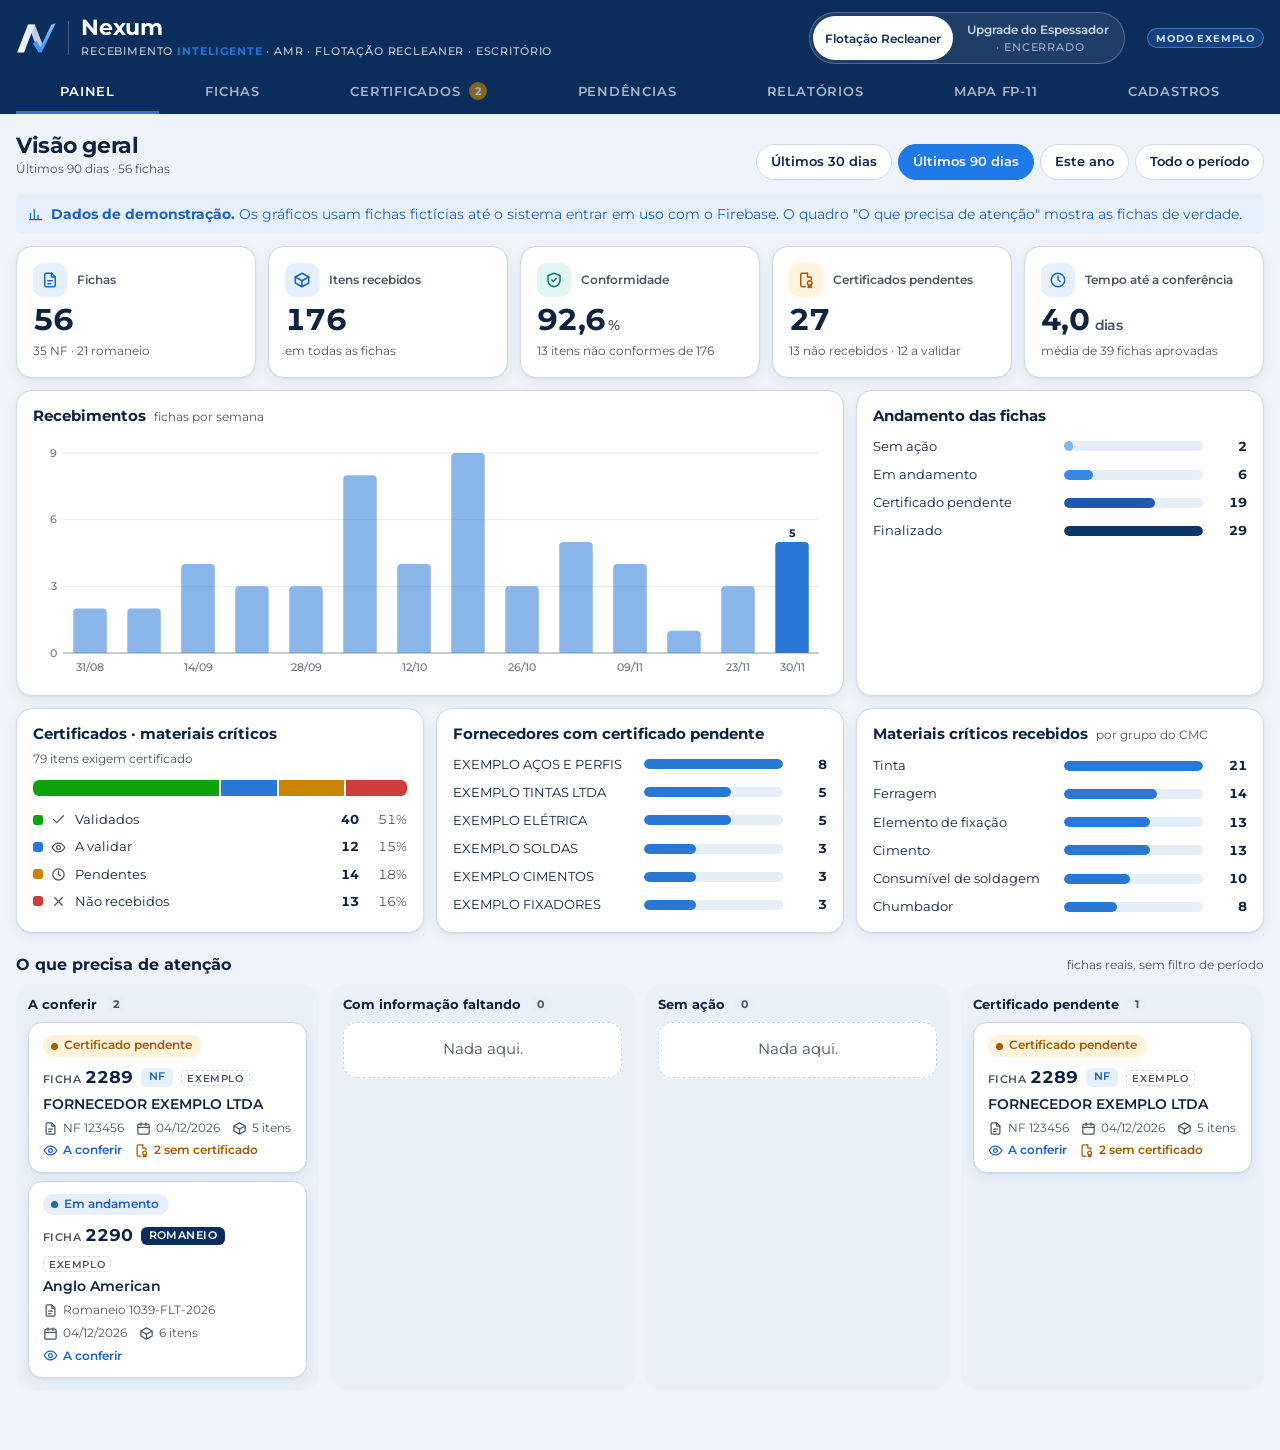
<file: recebimento/index.html>
<!doctype html>
<html lang="pt-BR">
<head>
<meta charset="utf-8">
<meta name="viewport" content="width=device-width,initial-scale=1,viewport-fit=cover">
<meta name="theme-color" content="#0b2d5b">
<title>Nexum Escritório</title>
<link rel="icon" href="assets/favicon.png">
<link rel="stylesheet" href="https://fonts.googleapis.com/css2?family=Montserrat:wght@400;500;600;700;800&family=IBM+Plex+Mono:wght@500&display=swap">
<link rel="stylesheet" href="assets/base.css">
<style>
/* Painel do escritório: abas no cabeçalho; indicadores por status; fichas em cartões; mapa FP-11 em tabela rolável; cadastros em colunas */
html{padding-top:env(safe-area-inset-top,0px)}
.wrap{max-width:1560px}
.tabs{max-width:none}
main{padding-block:18px 60px}
.kpis{display:grid;grid-template-columns:repeat(5,1fr);gap:10px}
@media (max-width:760px){.kpis{grid-template-columns:repeat(2,1fr)}.kpis .k:first-child{grid-column:1/-1}}
.k{background:var(--surface);border:1px solid var(--line);border-radius:14px;padding:12px 14px;cursor:pointer;text-align:left;font:inherit;color:inherit;display:grid;gap:2px;border-top:4px solid var(--line)}
.k b{font-family:var(--f-display);font-weight:700;font-size:2rem;line-height:1;font-variant-numeric:tabular-nums}
.k span{font-size:.72rem;text-transform:uppercase;letter-spacing:.07em;color:var(--muted);font-weight:600}
.k em{font-style:normal;font-size:.76rem;color:var(--muted)}
.k.sem_acao{border-top-color:var(--idle)} .k.em_andamento{border-top-color:var(--wait)} .k.cert_pendente{border-top-color:var(--warn)} .k.finalizado{border-top-color:var(--ok)}
.k.sem_acao b{color:var(--idle)} .k.em_andamento b{color:var(--wait)} .k.cert_pendente b{color:var(--warn)} .k.finalizado b{color:var(--ok)}
.flow{display:flex;gap:6px;align-items:center;flex-wrap:wrap;font-size:.8rem;color:var(--muted);margin-top:10px}
.flow i{font-style:normal;opacity:.5}
.cols{display:grid;grid-template-columns:repeat(4,minmax(0,1fr));gap:12px}
@media (max-width:1100px){.cols{grid-template-columns:repeat(2,minmax(0,1fr))}}
@media (max-width:860px){.cols{grid-template-columns:1fr}}
.col h3{margin:0 0 8px;font:600 .78rem var(--f-body);text-transform:uppercase;letter-spacing:.07em;color:var(--muted);display:flex;gap:6px;align-items:center}
.list{display:grid;gap:8px}
.card{display:grid;gap:5px;background:var(--surface);border:1px solid var(--line);border-left:5px solid var(--wait);border-radius:6px;padding:11px 13px;text-align:left;font:inherit;color:inherit;width:100%;cursor:pointer}
.card.sem_acao{border-left-color:var(--idle)} .card.cert_pendente{border-left-color:var(--warn)} .card.finalizado{border-left-color:var(--ok)}
.card .top{display:flex;gap:8px;align-items:center;flex-wrap:wrap}
.card .num{font-family:var(--f-display);font-weight:700;font-size:1.25rem}
.card .meta{font-size:.82rem;color:var(--muted);overflow-wrap:anywhere}
.filters{display:flex;flex-wrap:wrap;gap:8px;margin-bottom:10px}
.filters input{flex:1 1 240px;min-width:0}
.filters select{width:auto;flex:0 1 auto}
.chips{display:flex;gap:6px;flex-wrap:wrap;margin-bottom:12px}
.chip{border:1px solid var(--line);background:var(--surface);color:var(--muted);border-radius:999px;padding:5px 11px;font:500 .8rem var(--f-body);cursor:pointer}
.chip[aria-pressed="true"]{background:var(--ink);border-color:var(--ink);color:var(--bg)}
.grid-cards{display:grid;grid-template-columns:repeat(auto-fill,minmax(290px,1fr));gap:8px}
/* mapa */
.tbl-wrap{overflow-x:auto;background:var(--surface);border:1px solid var(--line);border-radius:8px}
table.mapa{border-collapse:collapse;font-size:.78rem;min-width:1300px;width:100%}
table.mapa th{position:sticky;top:0;background:var(--head);color:var(--head-ink);font-weight:600;text-transform:uppercase;letter-spacing:.04em;font-size:.68rem;padding:8px 8px;text-align:left;white-space:nowrap}
table.mapa td{padding:7px 8px;border-top:1px solid var(--line);vertical-align:top;font-variant-numeric:tabular-nums}
table.mapa td.d{min-width:260px}
table.mapa tr:hover td{background:var(--surface-2)}
.mapa-head{display:flex;gap:8px;align-items:center;flex-wrap:wrap;margin-bottom:10px}
.mapa-head .grow{font-size:.85rem;color:var(--muted)}
/* folha de detalhe */
.sheet-bg{position:fixed;inset:0;background:rgba(10,16,20,.55);z-index:30;display:flex;justify-content:center;align-items:flex-end}
.sheet{background:var(--bg);width:100%;max-width:980px;max-height:94%;overflow:auto;border-radius:12px 12px 0 0;padding-bottom:calc(20px + env(safe-area-inset-bottom,0px))}
@media (min-width:760px){.sheet-bg{align-items:center}.sheet{border-radius:12px;max-height:92%}}
.sheet-head{position:sticky;top:0;z-index:2;background:var(--head);color:var(--head-ink);display:flex;align-items:center;gap:10px;padding:12px 16px}
.sheet-head h3{margin:0;font-family:var(--f-display);font-size:1.35rem;text-transform:uppercase;letter-spacing:.03em}
.sheet-body{padding:14px 16px;display:grid;gap:14px}
.box{background:var(--surface);border:1px solid var(--line);border-radius:8px;padding:14px;display:grid;gap:12px}
.box h4{margin:0;font-family:var(--f-display);font-size:1.05rem;text-transform:uppercase;letter-spacing:.05em}
.g4{display:grid;grid-template-columns:repeat(4,minmax(0,1fr));gap:10px}
@media (max-width:700px){.g4{grid-template-columns:repeat(2,minmax(0,1fr))}}
.it-wrap{overflow-x:auto}
table.its{border-collapse:collapse;width:100%;min-width:1180px;font-size:.82rem}
table.its th{font-size:.66rem;text-transform:uppercase;letter-spacing:.05em;color:var(--muted);text-align:left;padding:4px 4px;font-weight:600}
table.its td{padding:3px 3px;vertical-align:top}
table.its input,table.its select{min-height:36px;padding:6px 7px;font-size:.82rem}
table.its tr.zero td{opacity:.5}
table.its .del{background:none;border:0;color:var(--bad);cursor:pointer;font-size:1rem;padding:6px}
.sign{display:grid;grid-template-columns:repeat(3,minmax(0,1fr));gap:10px}
@media (max-width:600px){.sign{grid-template-columns:1fr}}
.sign label{display:flex;gap:8px;align-items:center;font-weight:600;font-size:.85rem}
.sign input[type=checkbox]{width:20px;height:20px;min-height:0}
.soon{display:flex;gap:8px;flex-wrap:wrap;align-items:center}
.soon .btn[disabled]::after{content:"em breve";font:600 .62rem var(--f-body);text-transform:uppercase;letter-spacing:.06em;background:var(--surface-2);color:var(--muted);padding:2px 5px;border-radius:3px;margin-left:4px}
.actions{display:flex;gap:8px;flex-wrap:wrap;justify-content:flex-end}
.actions .sp{flex:1}
/* conferência */
.sheet{max-width:1240px}
.sheet-grid{display:grid;grid-template-columns:minmax(0,.8fr) minmax(0,1.2fr);gap:14px;padding:14px 16px;align-items:start}
@media (max-width:980px){.sheet-grid{grid-template-columns:1fr}}
.viewer{position:sticky;top:64px;background:var(--surface);border:1px solid var(--line);border-radius:8px;padding:12px;display:grid;gap:10px}
@media (max-width:980px){.viewer{position:static}}
.viewer .stage{background:var(--surface-2);border-radius:6px;min-height:220px;display:grid;place-items:center;overflow:hidden;cursor:zoom-in}
.viewer .stage img{width:100%;height:auto;display:block}
.viewer .none{color:var(--muted);font-size:.85rem;padding:30px 16px;text-align:center}
.vtabs{display:flex;gap:6px;flex-wrap:wrap}
.vthumbs{display:flex;gap:6px;overflow-x:auto}
.vthumbs button{border:2px solid transparent;border-radius:5px;padding:0;background:none;cursor:pointer;flex:0 0 auto}
.vthumbs button[aria-pressed="true"]{border-color:var(--accent)}
.vthumbs img{width:58px;height:58px;object-fit:cover;border-radius:3px;display:block}
.confbar{display:flex;gap:8px;align-items:center;flex-wrap:wrap}
.confbar .grow{min-width:0}
.devolve{display:grid;gap:10px;border:1px solid var(--bad);border-radius:8px;padding:12px;background:var(--bad-bg)}
.devolve h5{margin:0;font:600 .85rem var(--f-body);color:var(--bad);text-transform:uppercase;letter-spacing:.05em}
.devolve label.ck{display:flex;gap:8px;align-items:flex-start;font-size:.88rem;color:var(--ink)}
.devolve input[type=checkbox]{width:18px;height:18px;min-height:0;margin-top:2px;flex:0 0 auto}
.itchips{display:flex;gap:6px;flex-wrap:wrap}
.itchips button{border:1px solid var(--line);background:var(--surface);color:var(--ink);border-radius:999px;padding:4px 10px;font:600 .8rem var(--f-mono);cursor:pointer}
.itchips button[aria-pressed="true"]{background:var(--bad);border-color:var(--bad);color:#fff}
.hist{margin:0;padding:0;list-style:none;display:grid;gap:6px;font-size:.82rem}
.hist li{display:grid;grid-template-columns:auto 1fr;gap:2px 10px}
.hist .when{color:var(--muted);font-family:var(--f-mono);font-size:.74rem}
table.its tr.flag td:first-child{box-shadow:inset 4px 0 0 var(--bad);color:var(--bad);font-weight:700}
.lightbox{position:fixed;inset:0;z-index:50;background:rgba(5,8,10,.92);overflow:auto;display:flex;align-items:flex-start;justify-content:center;padding:calc(50px + env(safe-area-inset-top,0px)) 12px 20px}
.lightbox img{max-width:100%;height:auto;cursor:zoom-in;background:#fff}
.lightbox.zoom img{max-width:none;width:220%;cursor:zoom-out}
.lightbox .close{position:fixed;top:calc(10px + env(safe-area-inset-top,0px));right:calc(12px + env(safe-area-inset-right,0px));z-index:2}
.ref{display:block;font-size:.7rem;color:var(--muted);margin-top:3px;font-family:var(--f-mono)}
.ref .dl{background:var(--wait-bg);color:var(--wait);border-radius:3px;padding:0 4px;font-family:var(--f-body);font-weight:600;margin-right:4px}
.ref .div{color:var(--warn);font-weight:600}
.cval{display:flex;gap:4px;align-items:center;font-size:.7rem;color:var(--muted);margin-top:3px;white-space:nowrap}
.cval input{width:15px;height:15px;min-height:0}
td.ck{text-align:center}
table.its td:nth-child(2) input{min-width:280px}
table.its td:nth-child(3) input{min-width:118px}
table.its td:nth-child(5) input:not([type=checkbox]){min-width:110px}
table.its td:nth-child(6) select{min-width:76px}
table.its td:nth-child(8) input{min-width:110px}
table.its .cval input[type=checkbox]{width:15px;height:15px;min-width:0;min-height:0;padding:0}
table.its td.ck input{min-width:0}
td.ck input{width:18px;height:18px;min-height:0}
.st-it{display:inline-block;font-size:.66rem;font-weight:600;padding:3px 6px;border-radius:4px;white-space:nowrap}
.cob-list{margin:0;padding:0;list-style:none;display:grid;gap:6px}
.cob-list li{display:flex;gap:8px;align-items:baseline;flex-wrap:wrap;font-size:.86rem;border-bottom:1px solid var(--line);padding-bottom:6px}
.cob-mail{display:grid;gap:8px;background:var(--bg);border:1px solid var(--line);border-radius:8px;padding:12px}
.cob-mail pre{margin:0;white-space:pre-wrap;font:inherit;font-size:.84rem;max-height:280px;overflow:auto;background:var(--surface);border:1px solid var(--line);border-radius:6px;padding:10px}

.marca{display:flex;align-items:center;gap:12px;min-width:0}
.marca .nx-mark{width:40px}
.dash-top{display:flex;align-items:flex-end;justify-content:space-between;gap:12px;flex-wrap:wrap;margin-bottom:14px}
.dash-t{margin:0;font:700 1.35rem var(--f-display);letter-spacing:-.02em;color:var(--ink)}
.dash-sub{font-size:.78rem;color:var(--muted)}
.seg.per button{min-height:36px;padding:6px 14px;border-radius:999px;font-weight:600;font-size:.8rem}
.seg.per button[aria-pressed="true"]{background:var(--accent);border-color:var(--accent);color:#fff}
.notice.demo{background:var(--wait-bg);color:var(--wait);margin-bottom:12px;display:flex;gap:8px;align-items:center}
.kpis{display:grid;grid-template-columns:repeat(5,minmax(0,1fr));gap:12px}
@media (max-width:1000px){.kpis{grid-template-columns:repeat(3,minmax(0,1fr))}}
@media (max-width:620px){.kpis{grid-template-columns:repeat(2,minmax(0,1fr))}}
.kp{background:var(--surface);border:1px solid var(--line);border-radius:16px;padding:16px;box-shadow:var(--shadow);display:grid;gap:8px;text-align:left;font:inherit;color:inherit}
.kp-h{display:flex;align-items:center;gap:10px;font-size:.76rem;font-weight:600;color:var(--muted)}
.kp-i{width:34px;height:34px;border-radius:10px;display:grid;place-items:center;background:var(--wait-bg);color:var(--wait)}
.kp-i .ico{width:18px;height:18px}
.kp b{font:700 1.85rem var(--f-display);letter-spacing:-.02em;line-height:1;color:var(--ink);font-variant-numeric:tabular-nums}
.kp b small{font-size:.9rem;font-weight:600;color:var(--muted);margin-left:2px}
.kp em{font-style:normal;font-size:.74rem;color:var(--muted)}
.kp.w .kp-i{background:var(--warn-bg);color:var(--warn)} .kp.g .kp-i{background:var(--ok-bg);color:var(--ok)}
.dgrid{display:grid;grid-template-columns:repeat(3,minmax(0,1fr));gap:12px;margin-top:12px}
@media (max-width:1000px){.dgrid{grid-template-columns:repeat(2,minmax(0,1fr))}}
@media (max-width:700px){.dgrid{grid-template-columns:1fr}}
.panel{background:var(--surface);border:1px solid var(--line);border-radius:16px;padding:16px;box-shadow:var(--shadow);min-width:0}
.panel.span2{grid-column:span 2}
@media (max-width:700px){.panel.span2{grid-column:auto}}
.ph{display:flex;align-items:baseline;gap:8px;flex-wrap:wrap;margin-bottom:12px}
.ph h3{margin:0;font:700 .92rem var(--f-display);color:var(--ink)}
.ph-s{font-size:.74rem;color:var(--muted)}
.viz{--c1:#2a78d6;--o1:#86b6ef;--o2:#3987e5;--o3:#1c5cab;--o4:#0d366b;--s-ok:#0ca30c;--s-prog:#2a78d6;--s-warn:#c98500;--s-crit:#d03b3b;--grid:#e3e9f1;--axis:#6b7684}
@media (prefers-color-scheme: dark){:root:not([data-theme="light"]) .viz{--c1:#3987e5;--o1:#256abf;--o2:#3987e5;--o3:#6da7ec;--o4:#b7d3f6;--s-prog:#3987e5;--grid:#1d3a62;--axis:#9fb0c6}}
:root[data-theme="dark"] .viz{--c1:#3987e5;--o1:#256abf;--o2:#3987e5;--o3:#6da7ec;--o4:#b7d3f6;--s-prog:#3987e5;--grid:#1d3a62;--axis:#9fb0c6}
.ch-svg{width:100%;height:auto;display:block}
.ch-grid{stroke:var(--grid);stroke-width:1}
.ch-base{stroke:var(--axis);stroke-width:1;opacity:.6}
.ch-ax{fill:var(--axis);font:500 10.5px var(--f-body)}
.ch-val{fill:var(--ink);font:700 11px var(--f-body)}
.ch-bar{fill:var(--c1);opacity:.55}
.ch-bar.ult{opacity:1}
.ch-vazio{color:var(--muted);font-size:.84rem;padding:28px 0;text-align:center}
.bl{display:grid;gap:9px}
.bl-r{display:grid;grid-template-columns:minmax(0,1.3fr) minmax(0,1fr) 34px;gap:10px;align-items:center;font-size:.8rem}
.bl-l{overflow:hidden;text-overflow:ellipsis;white-space:nowrap;color:var(--ink)}
.bl-t{height:10px;background:var(--surface-2);border-radius:5px;overflow:hidden}
.bl-t i{display:block;height:100%;background:var(--c1);border-radius:5px}
.bl-t i.o1{background:var(--o1)} .bl-t i.o2{background:var(--o2)} .bl-t i.o3{background:var(--o3)} .bl-t i.o4{background:var(--o4)}
.bl-r b{text-align:right;font-variant-numeric:tabular-nums;color:var(--ink)}
.stk{display:flex;gap:2px;height:16px;border-radius:6px;overflow:hidden;margin-bottom:14px}
.stk i{display:block;min-width:4px}
.stk .ok,.lg-s.ok{background:var(--s-ok)} .stk .prog,.lg-s.prog{background:var(--s-prog)} .stk .warn,.lg-s.warn{background:var(--s-warn)} .stk .crit,.lg-s.crit{background:var(--s-crit)}
.lg{display:grid;gap:8px}
.lg-r{display:grid;grid-template-columns:10px 16px 1fr auto 40px;gap:8px;align-items:center;font-size:.8rem;color:var(--ink)}
.lg-s{width:10px;height:10px;border-radius:3px}
.lg-r .ico{color:var(--muted)}
.lg-r b{font-variant-numeric:tabular-nums}
.lg-p{color:var(--muted);text-align:right;font-variant-numeric:tabular-nums}
.ch-tip{position:fixed;z-index:95;pointer-events:none;background:var(--ink);color:var(--bg);font-size:.78rem;line-height:1.4;padding:7px 10px;border-radius:8px;box-shadow:0 6px 18px rgba(0,0,0,.2);max-width:260px}
.col h3{margin:0 0 10px;font:700 .82rem var(--f-body);color:var(--ink);display:flex;gap:8px;align-items:center;text-transform:none;letter-spacing:0}
.col h3 .cnt{font:700 .7rem var(--f-body);background:var(--surface-2);color:var(--muted);border-radius:999px;padding:1px 8px}
.col .list{display:grid;gap:8px}
.col{background:color-mix(in srgb,var(--surface-2) 55%,transparent);border-radius:16px;padding:12px;min-width:0}
.col .fc{flex-direction:column-reverse;gap:8px;padding:12px 14px;min-width:0}
.col .fc-r{justify-items:start}
.col .fc-l{width:100%}
.tbl-f{border-radius:14px;box-shadow:var(--shadow)}
.tab-n{display:inline-grid;place-items:center;min-width:18px;height:18px;padding:0 5px;margin-left:4px;border-radius:999px;background:#c98500;color:#fff;font:700 .68rem var(--f-body);vertical-align:1px}
table.ct tbody tr{cursor:default}
.ctrsel{display:flex;gap:2px;padding:3px;border-radius:999px;background:rgba(255,255,255,.08);border:1px solid var(--head-line);margin-right:10px}
.ctrsel button{border:0;background:none;color:#c9d6e8;font:600 .78rem var(--f-body);padding:6px 12px;border-radius:999px;cursor:pointer;white-space:nowrap}
.ctrsel button[aria-pressed="true"]{background:#fff;color:#0b2d5b}
.ctrsel button small{font-weight:500;opacity:.75;margin-left:4px}
@media (max-width:900px){.ctrsel button small{display:none}}
.ro-note{margin:14px 0 12px;background:#eef3fa;border:1px solid #c9d8ee;color:#1c3b66;border-radius:10px;padding:10px 14px;font-size:.86rem}
body.ro #btnSalvar,body.ro #btnExcluir,body.ro #btnAprovar,body.ro #btnDevolver,body.ro #cobBox,body.ro #btnAddIt,body.ro [data-anexar],body.ro [data-reg],body.ro [data-validar],body.ro #btnAutoFill,body.ro [data-conf-auto],body.ro [data-cancelar],body.ro #pendBulk{display:none!important}
.mais{display:flex;justify-content:center;gap:10px;align-items:center;padding:12px 0;color:var(--muted);font-size:.82rem}
.mais:empty{display:none}
.pcards{display:grid;grid-template-columns:repeat(auto-fit,minmax(200px,1fr));gap:10px;margin:4px 0 14px}
.pcard{border:1px solid var(--line);background:var(--surface);border-radius:12px;padding:12px 14px;display:grid;gap:2px}
.pcard b{font:700 1.5rem var(--f-display);color:var(--ink)}
.pcard span{font-size:.8rem;color:var(--muted)}
.pcard.w b{color:#c98500}.pcard.i b{color:#2a78d6}
.bulk{display:flex;gap:10px;align-items:center;flex-wrap:wrap;margin:-4px 0 10px;font-size:.84rem;color:var(--muted)}
.tagauto{display:inline-block;font:600 .68rem var(--f-body);letter-spacing:.03em;padding:2px 7px;border-radius:999px;background:#e6f0fc;color:#1c5cab}
.tagfalta{display:inline-block;font:600 .68rem var(--f-body);letter-spacing:.03em;padding:2px 7px;border-radius:999px;background:#fdf1dc;color:#8a5a00}
.rels{display:grid;grid-template-columns:repeat(auto-fit,minmax(300px,1fr));gap:14px;align-items:start}
.rel{display:grid;gap:8px}
.rel h4{margin:0}
.rel .btn{justify-self:start}
.row2{display:grid;grid-template-columns:1fr 1fr;gap:8px}
.imp-res{display:grid;gap:8px;margin-top:6px}
.imp-c{border:1px solid var(--line);border-radius:10px;padding:10px 12px;display:grid;gap:4px;font-size:.84rem}
.imp-c b{font-size:.92rem}
table.ct td.it{max-width:340px}
table.ct .cn{display:flex;gap:6px;align-items:center;flex-wrap:wrap}
table.ct .cn input{width:150px;padding:6px 8px;font-size:.82rem}
table.ct .acts{display:flex;gap:6px;flex-wrap:wrap;justify-content:flex-end}
table.ft{border-collapse:collapse;width:100%;min-width:900px;font-size:.84rem}
table.ft th{background:var(--surface-2);color:var(--muted);font:700 .7rem var(--f-body);letter-spacing:.05em;text-transform:uppercase;text-align:left;padding:10px 12px;white-space:nowrap}
table.ft td{padding:11px 12px;border-top:1px solid var(--line);vertical-align:middle}
table.ft tbody tr{cursor:pointer}
table.ft tbody tr:hover td{background:var(--surface-2)}
table.ft .n{font-weight:700;color:var(--ink);font-variant-numeric:tabular-nums}
table.ft .s{color:var(--muted);font-size:.78rem}
table.ft .al{display:flex;gap:10px;flex-wrap:wrap;font-size:.76rem;font-weight:600}
table.ft .al span{display:inline-flex;gap:4px;align-items:center}
/* cadastros */
.cad{display:grid;grid-template-columns:minmax(0,1fr) minmax(0,1.3fr);gap:14px;align-items:start}
@media (max-width:860px){.cad{grid-template-columns:1fr}}
.grp{display:grid;gap:10px}
.forn{display:grid;gap:6px;border-top:1px solid var(--line);padding-top:10px}
.forn:first-child{border-top:0;padding-top:0}
.forn .top{display:flex;gap:8px;align-items:baseline;flex-wrap:wrap}
.forn b{font-weight:600}
.forn .em{font-size:.82rem;color:var(--muted);overflow-wrap:anywhere}
.hint{font-size:.8rem;color:var(--muted);margin:0}
</style>
</head>
<body>
<header class="top">
  <div class="wrap">
    <div class="hbar">
      <div class="grow marca"><svg class="nx-mark" aria-hidden="true" xmlns="http://www.w3.org/2000/svg" viewBox="0 0 100 80"><defs><linearGradient id="ofa" x1="0" y1="1" x2="1" y2="0"><stop offset="0" stop-color="#ffffff"/><stop offset="1" stop-color="#d6e6fa"/></linearGradient><linearGradient id="ofb" x1="0" y1="1" x2="1" y2="0"><stop offset="0" stop-color="#2D8CFF"/><stop offset="1" stop-color="#8CC2FF"/></linearGradient></defs><path fill="url(#ofa)" d="M3 76 30 6h17L20 76z"/><path fill="url(#ofa)" opacity=".82" d="M30 6h17l19 49-9 21z"/><path fill="url(#ofb)" d="M42 54 57 76h7L99 3 88 7 61 63 52 47z"/></svg>
<span style="width:1px;height:34px;background:var(--head-line)"></span><div><h1 class="wm">Nexum</h1><small>Recebimento <span class="wm-tag" style="font-weight:700">inteligente</span> · AMR · <span id="hdCtr">Flotação Recleaner</span> · Escritório</small></div></div>
      <div class="ctrsel" id="ctrSel" role="group" aria-label="Contrato"></div>
      <span class="badge-demo" id="badgeDemo">Modo exemplo</span>
    </div>
    <nav class="tabs" role="tablist">
      <button class="tab" role="tab" data-v="painel" aria-selected="true">Painel</button>
      <button class="tab" role="tab" data-v="fichas" aria-selected="false">Fichas</button>
      <button class="tab" role="tab" data-v="certs" aria-selected="false">Certificados <span class="tab-n" id="tabCertN" hidden></span></button>
      <button class="tab" role="tab" data-v="pend" aria-selected="false">Pendências <span class="tab-n" id="tabPendN" hidden></span></button>
      <button class="tab" role="tab" data-v="rel" aria-selected="false">Relatórios</button>
      <button class="tab" role="tab" data-v="mapa" aria-selected="false">Mapa FP-11</button>
      <button class="tab" role="tab" data-v="cadastros" aria-selected="false">Cadastros</button>
    </nav>
  </div>
</header>

<main class="wrap">
  <div class="notice ro-note" id="roNote" hidden></div>
  <section id="v-painel">
    <div class="dash-top">
      <div><h2 class="dash-t">Visão geral</h2><span class="dash-sub" id="dashSub"></span></div>
      <div class="seg per" id="per" role="group" aria-label="Período"></div>
    </div>
    <div class="notice demo" id="dashDemo" hidden></div>
    <div class="kpis" id="kpis"></div>
    <div class="dgrid" id="dgrid">
      <div class="panel span2"><div class="ph"><h3>Recebimentos</h3><span class="ph-s" id="semSub"></span></div><div id="chSem"></div></div>
      <div class="panel"><div class="ph"><h3>Andamento das fichas</h3></div><div id="chFunil"></div></div>
      <div class="panel"><div class="ph"><h3>Certificados · materiais críticos</h3><span class="ph-s" id="certSub"></span></div><div id="chCert"></div></div>
      <div class="panel"><div class="ph"><h3>Fornecedores com certificado pendente</h3></div><div id="chForn"></div></div>
      <div class="panel"><div class="ph"><h3>Materiais críticos recebidos</h3><span class="ph-s">por grupo do CMC</span></div><div id="chCmc"></div></div>
    </div>
    <div class="sec-h"><h2>O que precisa de atenção</h2><span class="grow"></span><span class="dash-sub">fichas reais, sem filtro de período</span></div>
    <div class="cols" id="cols"></div>
  </section>

  <section id="v-fichas" hidden>
    <div class="filters">
      <input id="q" type="search" placeholder="Buscar ficha, NF, romaneio, fornecedor, TAG, descrição…" aria-label="Buscar">
      <select id="fTipo" aria-label="Tipo"><option value="">NF e romaneio</option><option value="NF">Só nota fiscal</option><option value="ROM">Só romaneio Anglo</option></select>
    </div>
    <div class="chips" id="chips"></div>
    <div class="tbl-wrap tbl-f"><table class="ft" id="lista"></table></div>
    <div class="mais" id="listaMais"></div>
  </section>

  <section id="v-certs" hidden>
    <div class="sec-h" style="margin-bottom:10px"><div><h2 style="margin:0;font:700 1.15rem var(--f-display)">Certificados</h2><p class="hint" style="margin:2px 0 0">Itens que exigem certificado (CMC). Ao anexar, a pendência sai sozinha e a ficha e o relatório se atualizam.</p></div></div>
    <div class="filters">
      <input id="qCert" type="search" placeholder="Buscar ficha, NF, fornecedor, item, TAG, nº do certificado…" aria-label="Buscar certificados">
    </div>
    <div class="chips" id="chipsCert"></div>
    <div class="tbl-wrap tbl-f"><table class="ft ct" id="tCert"></table></div>
    <div class="mais" id="certMais"></div>
    <input type="file" id="certFile" accept="image/*,application/pdf" multiple hidden>
  </section>

  <section id="v-pend" hidden>
    <div class="sec-h" style="margin-bottom:10px"><div><h2 class="dash-t">Pendências de dados</h2><p class="hint" style="margin:2px 0 0">O Nexum procura informações faltantes e preenche sozinho o que dá para deduzir dos outros registros. Cada preenchimento fica marcado para revisão.</p></div>
      <button class="btn" type="button" id="btnAutoFill">Preencher automaticamente agora</button></div>
    <div class="pcards" id="pendCards"></div>
    <div class="filters"><input id="qPend" type="search" placeholder="Buscar ficha, campo, regra…" aria-label="Buscar pendências"></div>
    <div class="chips" id="chipsPend"></div>
    <div class="bulk" id="pendBulk" hidden></div>
    <div class="tbl-wrap tbl-f"><table class="ft ct" id="tPend"></table></div>
    <div class="mais" id="pendMais"></div>
  </section>

  <section id="v-rel" hidden>
    <div class="sec-h" style="margin-bottom:12px"><div><h2 class="dash-t">Relatórios</h2><p class="hint" style="margin:2px 0 0">Gerados na hora, direto dos registros do contrato <b id="relCtr"></b>. Nada é montado à mão.</p></div></div>
    <div class="rels">
      <div class="box rel"><h4>Mapa de recebimento (FP-11)</h4><p class="hint">Uma linha por item, no layout do 447.QUA.FP-11. Arquivo Excel (.xlsx).</p>
        <label class="hint" for="relMapaPer">Período</label><select id="relMapaPer"></select>
        <button class="btn primary" type="button" id="relMapa">Baixar mapa (.xlsx)</button></div>
      <div class="box rel"><h4>Fichas FP-01 em lote (PDF)</h4><p class="hint">Todas as fichas do intervalo num único PDF, no modelo 447.OPE.FP-01. Até 150 fichas por vez.</p>
        <div class="row2"><div><label class="hint" for="relDe">Da ficha</label><input id="relDe" type="number" min="1" inputmode="numeric"></div><div><label class="hint" for="relAte">Até a ficha</label><input id="relAte" type="number" min="1" inputmode="numeric"></div></div>
        <button class="btn primary" type="button" id="relFichas">Gerar PDF das fichas</button><span class="hint" id="relFichasInfo"></span></div>
      <div class="box rel"><h4>Pendências (.xlsx)</h4><p class="hint">Certificados pendentes, informações faltantes, preenchimentos automáticos a revisar e números sem ficha, em abas separadas.</p>
        <button class="btn primary" type="button" id="relPend">Baixar pendências (.xlsx)</button></div>
      <div class="box rel"><h4>Resumo das fichas (.xlsx)</h4><p class="hint">Uma linha por ficha: documento, fornecedor, data, itens, status, conferência e pendências.</p>
        <button class="btn primary" type="button" id="relResumo">Baixar resumo (.xlsx)</button></div>
    </div>
  </section>

  <section id="v-mapa" hidden>
    <div class="mapa-head">
      <div class="grow" id="mapaInfo"></div>
      <input id="qMapa" type="search" placeholder="Filtrar o mapa…" style="width:auto;flex:1 1 200px" aria-label="Filtrar o mapa">
      <button class="btn primary" type="button" id="btnExport">Exportar mapa (.xlsx)</button>
    </div>
    <div class="tbl-wrap"><table class="mapa" id="tMapa"></table></div>
    <div class="mais" id="mapaMais"></div>
  </section>

  <section id="v-cadastros" hidden>
    <div class="cad">
      <div class="grp">
        <div class="box" id="impBox">
          <h4>Importar histórico (Mapa FP-11)</h4>
          <p class="hint">Escolha a planilha 447.QUA.FP-11 do computador. O Nexum separa as abas por contrato (Flotação Recleaner e Upgrade do Espessador), monta as fichas, padroniza os dados e preenche o que faltar. A planilha é lida aqui no computador e não é publicada.</p>
          <div style="display:flex;gap:8px;flex-wrap:wrap"><button class="btn primary" type="button" id="btnImpEscolher">Escolher planilha FP-11</button><input type="file" id="impFile" accept=".xlsx,.xlsm,.xls" hidden></div>
          <div class="imp-res" id="impRes"></div>
        </div>
        <div class="box">
          <h4>Numeração das fichas</h4>
          <p class="hint">Sequência única para NF e romaneio Anglo. O app usa o maior entre este número e a última ficha lançada + 1.</p>
          <div style="display:flex;gap:8px"><input id="fichaIni" type="number" min="1" inputmode="numeric" style="max-width:160px"><button class="btn" type="button" id="btnFichaIni">Salvar</button></div>
          <span class="code" id="proxFicha"></span>
        </div>
        <div class="box">
          <h4>Ficha FP-01 (PDF)</h4>
          <p class="hint">Dados do cabeçalho do modelo 447.OPE.FP-01 Rev.02.</p>
          <div class="f"><label for="cfgResp">Responsável por este documento</label><input id="cfgResp" autocomplete="off"></div>
          <div class="f"><label for="cfgProj">Projeto Nº Cliente</label><input id="cfgProj" autocomplete="off" placeholder="(em branco no modelo atual)"></div>
          <div><button class="btn small" type="button" id="btnCfgDoc">Salvar</button></div>
        </div>
        <div class="box" id="dlCfg">
          <h4>Planilha de Diligenciamento</h4>
          <p class="hint">Conecte a pasta <b>RELATORIO DILIGENCIAMENTO</b> sincronizada pelo OneDrive neste computador. O app confere a cada 3 minutos se chegou uma planilha nova e passa a usar a mais recente.</p>
          <div class="notice" id="dlPastaSt">Nenhuma pasta conectada.</div>
          <div class="actions" style="justify-content:flex-start">
            <button class="btn primary small" type="button" id="btnDlConectar">Conectar pasta</button>
            <button class="btn small" type="button" id="btnDlReativar" hidden>Reativar acesso à pasta</button>
            <button class="btn small" type="button" id="btnDlVerificar" hidden>Verificar agora</button>
            <button class="btn ghost small" type="button" id="btnDlDesc" hidden>Desconectar</button>
          </div>
          <div style="display:flex;gap:8px;flex-wrap:wrap" id="dlTeste" hidden>
            <input id="dlTNf" placeholder="Nº da NF" inputmode="numeric" style="flex:0 1 130px">
            <input id="dlTForn" placeholder="Fornecedor (opcional)" style="flex:1 1 180px">
            <button class="btn small" type="button" id="btnDlTestar">Testar busca</button>
          </div>
          <div class="hint" id="dlTRes"></div>
        </div>
        <div class="box">
          <h4>Materiais críticos (CMC)</h4>
          <p class="hint">Itens de NF que se encaixam nestes grupos exigem certificado de qualidade. O inspetor ou a Qualidade podem marcar ou desmarcar item a item.</p>
          <div id="cmcLista" style="display:grid;gap:8px"></div>
        </div>
        <div class="box">
          <h4>Aviso de certificado pendente</h4>
          <p class="hint">Quem recebe o e-mail quando uma NF chega sem certificado, além do fornecedor. Um e-mail por linha. O envio é ligado na etapa 5.</p>
          <div id="grupos" class="grp"></div>
        </div>
      </div>
      <div class="box">
        <div style="display:flex;align-items:center;gap:8px"><h4 class="grow">Fornecedores</h4><button class="btn primary small" type="button" id="btnNovoForn">+ Fornecedor</button></div>
        <div id="fornForm" class="box" hidden style="background:var(--bg)">
          <div class="g4">
            <div class="f" style="grid-column:span 2"><label for="foNome">Nome</label><input id="foNome" autocomplete="off"></div>
            <div class="f"><label for="foCnpj">CNPJ</label><input id="foCnpj" inputmode="numeric" autocomplete="off"></div>
            <div class="f"><label for="foCod">Código (Diligenciamento)</label><input id="foCod" inputmode="numeric" autocomplete="off"></div>
            <div class="f" style="grid-column:1/-1"><label for="foEmails">E-mails para aviso (um por linha)</label><textarea id="foEmails" rows="3"></textarea></div>
          </div>
          <div class="actions"><button class="btn danger small" type="button" id="btnExcForn" hidden>Excluir</button><span class="sp"></span><button class="btn ghost small" type="button" id="btnCancForn">Cancelar</button><button class="btn primary small" type="button" id="btnSalvForn">Salvar fornecedor</button></div>
        </div>
        <input id="qForn" type="search" placeholder="Buscar fornecedor…" aria-label="Buscar fornecedor">
        <div id="fornList"></div>
      </div>
    </div>
  </section>
</main>

<div class="sheet-bg" id="sheetBg" hidden>
  <div class="sheet rise" role="dialog" aria-modal="true" aria-labelledby="shTitle">
    <div class="sheet-head"><h3 id="shTitle">Ficha</h3><span class="grow"></span><button class="btn onhead small" type="button" id="btnFechar">Fechar</button></div>
    <div class="sheet-grid">
     <aside class="viewer" aria-label="Documentos recebidos">
      <div class="vtabs" id="vTabs"></div>
      <div class="stage" id="vStage" title="Toque para ampliar"></div>
      <div class="vthumbs" id="vThumbs"></div>
      <p class="hint">Confira o documento com os dados ao lado. Toque na imagem para ampliar.</p>
     </aside>
     <div class="sheet-body" style="padding:0">
      <div class="box">
        <div class="confbar"><span class="pill" id="dConf"></span><span class="grow"></span><button class="btn small" type="button" id="btnDevolver" style="color:var(--bad);border-color:var(--bad)">Devolver ao campo</button><button class="btn small" type="button" id="btnAprovar" style="color:var(--ok);border-color:var(--ok)">Aprovar conferência</button></div>
        <div class="devolve" id="devPanel" hidden>
          <h5>Devolver como inconforme</h5>
          <div id="devMotivos" style="display:grid;gap:6px"></div>
          <div class="f"><span class="lbl">Itens com problema (opcional)</span><div class="itchips" id="devItens"></div></div>
          <div class="f"><label for="devCom">Comentário para o campo</label><textarea id="devCom" rows="2" placeholder="Ex.: refazer a foto da NF, o nº do lote não está legível"></textarea></div>
          <div class="actions"><button class="btn ghost small" type="button" id="devCancel">Cancelar</button><button class="btn small" type="button" id="devOk" style="background:var(--bad);border-color:var(--bad);color:#fff">Confirmar devolução</button></div>
        </div>
        <div class="notice bad" id="dDevolInfo" hidden></div>
      </div>
      <div class="box">
        <div style="display:flex;gap:8px;align-items:center;flex-wrap:wrap"><span class="pill" id="dTipo"></span><span class="code" id="dOrigem"></span></div>
        <div class="f"><span class="lbl">Status</span><div class="seg" id="dStatus"></div></div>
        <div class="g4">
          <div class="f" data-t="NF"><label for="dNf">Nota fiscal</label><input id="dNf"></div>
          <div class="f" data-t="NF"><label for="dForn">Fornecedor</label><input id="dForn" list="dlForn"></div>
          <div class="f"><label for="dRom" id="lRom">Romaneio</label><input id="dRom"></div>
          <div class="f"><label for="dData">Data de recebimento</label><input id="dData" type="date"></div>
        </div>
        <div class="f" id="dChave" hidden></div>
        <datalist id="dlForn"></datalist>
        <div class="notice bad" id="dDup" hidden></div>
        <div class="notice" id="dCert" hidden></div>
      </div>
      <div class="box">
        <div style="display:flex;align-items:center;gap:8px"><h4 class="grow">Itens <span class="code" id="dCount"></span></h4><button class="btn small" type="button" id="btnAddIt">+ Item</button></div>
        <div class="it-wrap"><table class="its"><thead><tr><th>#</th><th style="width:30%">Descrição</th><th>TAG</th><th title="Exige certificado">Exige cert.</th><th>Certificado</th><th>Und</th><th>Qtd</th><th>Local</th><th>Inspeção</th><th>Situação</th><th></th></tr></thead><tbody id="dItens"></tbody></table></div>
        <p class="hint" id="dZero" hidden>Itens com quantidade 0 no romaneio aparecem apagados e não entram na ficha nem no mapa.</p>
      </div>
      <div class="box" id="cobBox" hidden>
        <div style="display:flex;align-items:center;gap:8px;flex-wrap:wrap"><h4 class="grow">Cobrança de certificados</h4><span class="pill" id="cobPill"></span></div>
        <ul class="cob-list" id="cobLista"></ul>
        <p class="hint" id="cobDest"></p>
        <div class="actions" style="justify-content:flex-start"><button class="btn small" type="button" id="btnCobVer">Ver e-mail de cobrança</button></div>
        <div class="cob-mail" id="cobMail" hidden>
          <div class="f"><span class="lbl">Para</span><span class="code" id="cobPara" style="overflow-wrap:anywhere"></span></div>
          <div class="f"><span class="lbl">Assunto</span><span id="cobAssunto"></span></div>
          <pre id="cobCorpo"></pre>
          <div class="actions" style="justify-content:flex-start">
            <button class="btn small" type="button" id="btnCobCopiar">Copiar e-mail</button>
            <a class="btn small" id="btnCobOutlook" href="#" target="_blank" rel="noopener">Abrir no Outlook</a>
            <span class="sp"></span>
            <button class="btn primary small" type="button" id="btnCobReg">Registrar envio</button>
          </div>
          <p class="hint">O envio automático entra na etapa 5. Até lá, envie pelo Outlook e toque em <b>Registrar envio</b>: o app guarda no histórico e não cobra de novo os mesmos itens.</p>
        </div>
      </div>
      <div class="box">
        <h4>Observação</h4>
        <textarea id="dObs" rows="3"></textarea>
      </div>
      <div class="box">
        <h4>Assinaturas</h4>
        <div class="sign" id="dSign"></div>
      </div>
      <div class="box">
        <h4>Histórico</h4>
        <ul class="hist" id="dHist"></ul>
      </div>
      <div class="soon">
        <button class="btn primary" type="button" id="btnPdfVer">Ver Ficha FP-01 (PDF)</button>
        <button class="btn" type="button" id="btnPdfBaixar">Baixar PDF</button>
        <button class="btn" type="button" disabled>Baixar pacote</button>
        
      </div>
      <div class="actions">
        <button class="btn danger" type="button" id="btnExcluir">Excluir ficha</button>
        <span class="sp"></span>
        <button class="btn ghost" type="button" id="btnCancelar">Cancelar</button>
        <button class="btn primary" type="button" id="btnSalvar">Salvar alterações</button>
      </div>
     </div>
    </div>
  </div>
</div>
<div class="lightbox" id="lb" hidden><button class="btn onhead small close" type="button" id="lbClose">Fechar</button><img id="lbImg" alt="Documento ampliado"></div>
<div class="toast" id="toast" role="status" hidden></div>

<script>window.NEXUM_APP="escritorio"</script>
<script src="assets/vendor/xlsx.mini.min.js"></script>
<script src="assets/vendor/jspdf.umd.min.js"></script>
<script src="assets/logos.js"></script>
<script src="assets/ficha-pdf.js"></script>
<script src="assets/exemplo-docs.js"></script>
<script src="assets/dados.js"></script>
<script src="assets/vendor/firebase-app-compat.js"></script>
<script src="assets/vendor/firebase-auth-compat.js"></script>
<script src="assets/vendor/firebase-firestore-compat.js"></script>
<script src="assets/nuvem-config.js"></script>
<script src="assets/nuvem.js"></script>
<script src="assets/ui.js"></script>
<script src="assets/dashboard.js"></script>
<script src="assets/atualizacao.js"></script>
<script src="assets/diligenciamento.js"></script>
<script src="assets/importar.js"></script>
<script src="assets/planilhas.js"></script>
<script>
(function(){
const A=window.AMR,$=id=>document.getElementById(id);
const esc=s=>String(s??"").replace(/[&<>"]/g,c=>({"&":"&amp;","<":"&lt;",">":"&gt;",'"':"&quot;"}[c]));
let fichas=[],todas=[],lacs=[],cad=null,fStatus="todas",ed=null,edItens=[];
let ctr="recleaner";try{ctr=localStorage.getItem("nx_ctr")||"recleaner"}catch(e){}if(!A.CONTRATOS[ctr])ctr="recleaner";
const lim={lista:300,mapa:300,cert:300,pend:300};
const CT=()=>A.CONTRATOS[ctr];
function filtrar(){const d=todas.filter(f=>A.ctrDe(f)===ctr);fichas=d.filter(f=>!f.lacuna);lacs=d.filter(f=>f.lacuna&&!f.cancelada)}
function maisBtn(el,total,k,fn){$(el).innerHTML=total>lim[k]?`Mostrando ${lim[k].toLocaleString("pt-BR")} de ${total.toLocaleString("pt-BR")} · <button class="btn small" type="button">Mostrar mais</button>`:"";const b=$(el).querySelector("button");if(b)b.onclick=()=>{lim[k]+=600;fn()}}
function renderCtr(){
  $("ctrSel").innerHTML=Object.values(A.CONTRATOS).map(c=>`<button type="button" data-c="${c.id}" aria-pressed="${c.id===ctr}">${c.nome}${c.ativo?"":"<small>· encerrado</small>"}</button>`).join("");
  $("ctrSel").querySelectorAll("[data-c]").forEach(b=>b.onclick=()=>{if(b.dataset.c===ctr)return;ctr=b.dataset.c;try{localStorage.setItem("nx_ctr",ctr)}catch(e){}Object.keys(lim).forEach(k=>lim[k]=300);fStatus="todas";filtrar();renderCtr();renderTudo()});
  $("hdCtr").textContent=CT().nome;document.body.classList.toggle("ro",!CT().ativo);
  $("roNote").hidden=CT().ativo;
  if(!CT().ativo)$("roNote").innerHTML=`<b>${esc(CT().nome)} · contrato encerrado.</b> Os registros ficam guardados só para consulta: dá para ver, filtrar, exportar e gerar os relatórios, mas não para lançar ou alterar.`;
  document.title="Nexum · Escritório · "+CT().nome;
}
function toast(t,bad){const e=$("toast");e.textContent=t;e.className="toast"+(bad?" bad":"");e.hidden=false;clearTimeout(toast.t);toast.t=setTimeout(()=>e.hidden=true,3200)}

/* abas */
function show(v){document.querySelectorAll(".tab").forEach(t=>t.setAttribute("aria-selected",t.dataset.v===v));["painel","fichas","certs","pend","rel","mapa","cadastros"].forEach(x=>$("v-"+x).hidden=x!==v);if(v==="certs")renderCerts();if(v==="pend")renderPend();if(v==="rel")renderRel();if(v==="mapa")renderMapa();if(v==="painel")renderPainel()}
document.querySelectorAll(".tab").forEach(t=>t.onclick=()=>show(t.dataset.v));

function docTxt(f){return f.tipo==="ROM"?"Romaneio "+(f.romaneio||"—"):"NF "+(f.nf||"—")+" · "+(f.fornecedor||"—")}
function card(f){return NXUI.fichaCard(A,f,{mostrarConferencia:true})}
function bind(root){root.querySelectorAll("[data-id]").forEach(c=>c.onclick=()=>abrir(fichas.find(f=>f.id===c.dataset.id)))}

/* painel / dashboard */
let periodo="90";try{periodo=localStorage.getItem("nx_periodo")||"90"}catch(e){}
NXDASH.tooltip($("v-painel"));
let rszT;window.addEventListener("resize",()=>{clearTimeout(rszT);rszT=setTimeout(()=>{if(!$("v-painel").hidden)renderPainel()},200)});
function renderPainel(){
  $("per").innerHTML=Object.entries(NXDASH.PER).map(([k,l])=>`<button type="button" data-p="${k}" aria-pressed="${k===periodo}">${l}</button>`).join("");
  $("per").querySelectorAll("[data-p]").forEach(b=>b.onclick=()=>{periodo=b.dataset.p;renderPainel.manual=true;try{localStorage.setItem("nx_periodo",periodo)}catch(e){}renderPainel()});
  if(!CT().ativo&&periodo!=="tudo"&&!renderPainel.manual)periodo="tudo";
  const reais=fichas.filter(f=>!f.exemplo);
  const usarDemo=A.store.modo==="exemplo"&&reais.length<5;
  const base=(usarDemo?NXDASH.demo(A):fichas).filter(f=>NXDASH.noPeriodo(f,periodo));
  $("dashDemo").hidden=!usarDemo;
  if(usarDemo)$("dashDemo").innerHTML=NXUI.icon("chart")+"<span><b>Dados de demonstração.</b> Os gráficos usam fichas fictícias até o sistema entrar em uso com o Firebase. O quadro \"O que precisa de atenção\" mostra as fichas de verdade.</span>";
  $("dashSub").textContent=NXDASH.PER[periodo]+" · "+base.length+" "+(base.length===1?"ficha":"fichas");
  const m=NXDASH.metricas(A,base);
  const kp=(cls,ic,tit,val,sub,s)=>`<button class="kp ${cls}" type="button" ${s?`data-s="${s}"`:""}><span class="kp-h"><span class="kp-i">${NXUI.icon(ic)}</span>${tit}</span><b>${val}</b><em>${sub}</em></button>`;
  $("kpis").innerHTML=[
    kp("","doc","Fichas",m.fichas,`${m.nf} NF · ${m.rom} romaneio`,"todas"),
    kp("","box","Itens recebidos",m.itens.toLocaleString("pt-BR"),"em todas as fichas"),
    kp("g","shield","Conformidade",m.conf===null?"—":`${(m.conf*100).toFixed(1).replace(".",",")}<small>%</small>`,m.inspecionados?`${m.nc} ${m.nc===1?"item não conforme":"itens não conformes"} de ${m.inspecionados}`:"sem inspeções"),
    kp("w","cert","Certificados pendentes",m.cert.pendente+m.cert.naorec,`${m.cert.naorec} não recebidos · ${m.cert.avalidar} a validar`,"cert_pendente"),
    kp("","clock","Tempo até a conferência",m.tm===null?"—":`${m.tm.toFixed(1).replace(".",",")}<small> dias</small>`,m.nTempos?`média de ${m.nTempos} fichas aprovadas`:"nenhuma aprovada")
  ].join("");
  if(!usarDemo)$("kpis").querySelectorAll("[data-s]").forEach(b=>b.onclick=()=>{fStatus=b.dataset.s;show("fichas");renderLista()});
  const serie=NXDASH.serieTempo(base,periodo);
  $("semSub").textContent=serie.length&&serie[0].mensal?"fichas por mês":"fichas por semana";
  NXDASH.barrasTempo($("chSem"),serie);
  NXDASH.listaBarras($("chFunil"),A.ORDEM_STATUS.map((s,i)=>[A.STATUS[s].rotulo,m.porStatus[s],"o"+(i+1)]),{unid:"fichas"});
  $("certSub").textContent=m.critTotal?`${m.critTotal} itens exigem certificado`:"";
  NXDASH.certChart($("chCert"),m.cert,m.critTotal);
  NXDASH.listaBarras($("chForn"),Object.entries(m.porForn).sort((a,b)=>b[1]-a[1]).slice(0,6),{unid:"itens sem certificado",vazio:"Nenhum fornecedor com pendência no período."});
  NXDASH.listaBarras($("chCmc"),Object.entries(m.porCmc).sort((a,b)=>b[1]-a[1]),{unid:"itens",vazio:"Nenhum material crítico no período."});
  $("dgrid").classList.add("viz");
  /* quadro de atenção (fichas reais) */
  const col=(tit,l)=>`<div class="col"><h3>${tit}<span class="cnt">${l.length}</span></h3><div class="list">${l.length?l.slice(0,6).map(card).join(""):`<div class="empty" style="padding:16px">Nada aqui.</div>`}</div></div>`;
  const aConf=fichas.filter(f=>f.status!=="sem_acao"&&f.status!=="finalizado"&&A.conf(f).situacao==="pendente");
  const devol=fichas.filter(f=>A.conf(f).situacao==="devolvida");
  const ord=l=>l.sort((a,b)=>(a.dataRecebimento||"").localeCompare(b.dataRecebimento||""));
  $("cols").innerHTML=col("A conferir",ord(aConf))+col("Com informação faltando",ord(fichas.filter(f=>f.status!=="finalizado"&&NXIMP.faltantes(f).some(x=>x.tipo==="falta"))))+col("Sem ação",ord(fichas.filter(f=>f.status==="sem_acao")))+col("Certificado pendente",ord(fichas.filter(f=>f.status==="cert_pendente")));
  bind($("cols"));
}

/* fichas (tabela) */
const CHIPS={todas:"Todas",...Object.fromEntries(A.ORDEM_STATUS.map(s=>[s,A.STATUS[s].rotulo]))};
function renderLista(){
  $("chips").innerHTML=Object.entries(CHIPS).map(([k,l])=>`<button class="chip" aria-pressed="${k===fStatus}" data-k="${k}">${l}</button>`).join("");
  $("chips").querySelectorAll(".chip").forEach(c=>c.onclick=()=>{fStatus=c.dataset.k;renderLista()});
  const q=A.norm($("q").value),t=$("fTipo").value;
  const l=fichas.filter(f=>(fStatus==="todas"||f.status===fStatus)&&(!t||f.tipo===t)&&(!q||A.norm([f.numero,f.nf,f.romaneio,f.fornecedor,...(f.itens||[]).flatMap(i=>[i.tag,i.descricao,i.certificado])].join(" ")).includes(q)))
    .sort((a,b)=>b.numero-a.numero);
  const total=l.length;l.splice(lim.lista);
  const I=NXUI.icon;
  $("lista").innerHTML=`<thead><tr><th>Ficha</th><th>Tipo</th><th>Documento</th><th>Fornecedor</th><th>Recebimento</th><th>Itens</th><th>Pendências</th><th>Status</th></tr></thead><tbody>${l.length?l.map(f=>{
    const p=A.pendencias(f),c=A.conf(f),al=[];
    if(c.situacao==="devolvida")al.push(`<span style="color:var(--bad)">${I("undo")}Devolvida</span>`);
    else if(f.status!=="sem_acao"&&f.status!=="finalizado"&&c.situacao==="pendente")al.push(`<span style="color:var(--wait)">${I("eye")}A conferir</span>`);
    if(f.status!=="finalizado"&&p.includes("certificado"))al.push(`<span style="color:var(--warn)">${I("cert")}${A.semCertificado(f).length} sem cert.</span>`);
    if(p.includes("validar certificado"))al.push(`<span style="color:var(--wait)">${I("check")}Validar cert.</span>`);
    if(p.includes("não conformidade"))al.push(`<span style="color:var(--bad)">${I("alert")}NC</span>`);
    return `<tr data-id="${f.id}"><td class="n">${f.numero}${f.exemplo?' <span class="ex">exemplo</span>':""}</td><td><span class="pill ${f.tipo}">${f.tipo==="ROM"?"ROMANEIO":"NF"}</span></td><td>${esc(f.tipo==="ROM"?f.romaneio:f.nf)}</td><td>${esc(f.tipo==="ROM"?"Anglo American":f.fornecedor)}</td><td class="s">${A.fmtData(f.dataRecebimento)}</td><td>${A.itensValidos(f).length}</td><td><div class="al">${al.join("")||'<span class="s">—</span>'}</div></td><td><span class="pill ${f.status}">${A.STATUS[f.status].rotulo}</span></td></tr>`}).join(""):`<tr><td colspan="8" style="padding:28px;text-align:center;color:var(--muted)">Nenhuma ficha encontrada. Ajuste a busca ou os filtros.</td></tr>`}</tbody>`;
  bind($("lista"));maisBtn("listaMais",total,"lista",renderLista);
}
$("q").oninput=renderLista;$("fTipo").onchange=renderLista;

/* mapa */
function renderMapa(){
  if($("v-mapa").hidden)return;
  const q=A.norm($("qMapa").value);
  const todasL=A.linhasMapa(fichas).filter(r=>!q||A.norm(r.join(" ")).includes(q)),linhas=todasL.slice(0,lim.mapa);
  $("mapaInfo").textContent=`${todasL.length.toLocaleString("pt-BR")} linhas · ${A.DOC_MAPA} · ${CT().nome} · uma linha por item, gerada das fichas`;
  $("tMapa").innerHTML=`<thead><tr>${A.COLS_MAPA.map(c=>`<th>${c}</th>`).join("")}</tr></thead><tbody>${linhas.map(r=>`<tr>${r.map((v,i)=>`<td${i===3?' class="d"':""}>${esc(v)}</td>`).join("")}</tr>`).join("")||`<tr><td colspan="15" style="padding:20px;color:var(--muted)">Nenhuma linha.</td></tr>`}</tbody>`;
  maisBtn("mapaMais",todasL.length,"mapa",renderMapa);
}
$("qMapa").oninput=()=>{lim.mapa=300;renderMapa()};

/* ---------- Excel (.xlsx) ---------- */
function dataXL(iso){if(!iso)return "";const [y,m,d]=String(iso).slice(0,10).split("-").map(Number);return y?new Date(y,m-1,d):""}
const semAcentoArq=n=>String(n).normalize("NFD").replace(/[\u0300-\u036f]/g,"").replace(/[\\/:*?"<>|]+/g,"-");
const fmtAgora=()=>new Date().toLocaleString("pt-BR",{day:"2-digit",month:"2-digit",year:"numeric",hour:"2-digit",minute:"2-digit"}).replace(","," às");
function infoXL(extra){const c=CT();return `${c.nome}${c.numero?" · Contrato "+c.numero:""}${extra?" · "+extra:""} · Atualizado em ${fmtAgora()} · Gerado pelo Nexum – Recebimento inteligente`}
async function xl(nome,abas,btn){
  nome=semAcentoArq(nome);const txt=btn?btn.textContent:"";
  if(btn){btn.disabled=true;btn.textContent="Gerando planilha…"}
  try{await NXXL.gerar(nome,abas);toast("Planilha gerada: "+nome)}
  catch(e){console.error(e);toast("Não consegui gerar o Excel: "+(e.message||e),true)}
  finally{if(btn){btn.disabled=false;btn.textContent=txt}}
}
const numQ=v=>{if(v===""||v===null||v===undefined)return "";const q=typeof v==="number"?v:Number(String(v).replace(/\./g,"").replace(",","."));return isFinite(q)?q:v};
function abaMapa(lista,ctrObj){
  const datas=new Map();lista.forEach(f=>datas.set(String(f.numero),f.dataRecebimento));
  const linhas=A.linhasMapa(lista).map(r=>{const o=r.slice();o[1]=isFinite(Number(o[1]))?Number(o[1]):o[1];if(o[2]!==""&&isFinite(Number(o[2])))o[2]=Number(o[2]);o[9]=numQ(o[9]);o[10]=dataXL(datas.get(String(r[1])))||"";return o});
  const cnt=s=>lista.filter(f=>f.status===s).length;
  return {nome:"Mapa FP-11",titulo:"MAPA - RECEBIMENTO DE MATERIAIS",subtitulo:`${A.DOC_MAPA} · ${ctrObj.projeto}`,info:infoXL(),congelarCol:2,
    kpis:[["Fichas",lista.length],["Itens",linhas.length],["Finalizadas",cnt("finalizado"),"ok"],["Em andamento",cnt("em_andamento"),"prog"],["Certificado pendente",cnt("cert_pendente"),"warn"]],
    cols:[{h:"STATUS",w:17,tipo:"cor"},{h:"FICHA N°",w:9,tipo:"int",forte:true},{h:"ITEM",w:6,tipo:"int"},{h:"DESCRIÇÃO",w:56},{h:"TAG",w:18},{h:"NOTA FISCAL",w:13,al:"center"},{h:"ROMANEIO",w:17,al:"center"},{h:"CERTIFICADO",w:22,tipo:"cor"},{h:"UND",w:7,al:"center"},{h:"QUANT. RECEBIDA",w:11,tipo:"num"},{h:"DATA RECEBIMENTO",w:13,tipo:"data"},{h:"FORNECIMENTO",w:21},{h:"FORNECEDOR",w:32},{h:"LOCALIZAÇÃO / ARMAZENAMENTO",w:22},{h:"STATUS ITEM",w:9,tipo:"cor"}],
    linhas,vazio:"Nenhuma ficha no período."};
}
function exportarMapa(lista,sufixo,btn){
  if(!lista.length){toast("Não há fichas para exportar nesse período.",true);return}
  xl(`${A.DOC_MAPA} - Mapa Recebimento - ${CT().nome}${sufixo?" - "+sufixo:""} - ${A.hoje()}.xlsx`,[abaMapa(lista,CT())],btn);
}
$("btnExport").onclick=()=>{
  const q=A.norm($("qMapa").value);
  const l=q?fichas.filter(f=>A.linhasMapa([f]).some(r=>A.norm(r.join(" ")).includes(q))):fichas;
  exportarMapa(l,q?"filtrado":"",$("btnExport"));
};

/* detalhe / edição */
function abrir(f){
  ed=JSON.parse(JSON.stringify(f)); edItens=ed.itens||[];
  $("shTitle").textContent="Ficha Nº "+ed.numero;
  $("dTipo").className="pill "+ed.tipo; $("dTipo").textContent=A.TIPOS[ed.tipo].rotulo;
  $("dOrigem").textContent=(ed.exemplo?"Exemplo · ":"")+(ed.lacuna?"número sem ficha no mapa · preencha e salve para criar a ficha":ed.origem==="importacao"?"importada do mapa FP-11"+((ed.auto||[]).length?` · ${ed.auto.length} informação(ões) preenchida(s) automaticamente (veja Pendências)`:""):"lançado pelo "+(ed.origem==="campo"?"campo":"escritório")+(ed.criadoEm?" em "+A.fmtData(ed.criadoEm):""));
  $("dChave").hidden=!ed.chaveNFe;if(ed.chaveNFe)$("dChave").innerHTML=`<span class="lbl">Chave de acesso (lida do código de barras)</span><span class="code">${ed.chaveNFe.replace(/(\d{4})/g,"$1 ").trim()}</span>${ed.cnpjFornecedor?`<span class="code">CNPJ ${esc(ed.cnpjFornecedor)}${ed.serie?" · série "+esc(ed.serie):""}</span>`:""}`;
  document.querySelectorAll("[data-t]").forEach(e=>e.hidden=e.dataset.t!==ed.tipo);
  $("lRom").textContent=ed.tipo==="ROM"?"Romaneio Anglo":"Romaneio (PC-REV)";
  $("dNf").value=ed.nf||"";$("dForn").value=ed.fornecedor||"";$("dRom").value=ed.romaneio||"";$("dData").value=ed.dataRecebimento||"";$("dObs").value=ed.observacao||"";
  $("dlForn").innerHTML=(cad?.fornecedores||[]).map(x=>`<option value="${esc(x.nome)}">`).join("");
  $("dStatus").innerHTML=A.ORDEM_STATUS.map(s=>`<button type="button" data-s="${s}" aria-pressed="${s===ed.status}">${A.STATUS[s].rotulo}</button>`).join("");
  $("dStatus").querySelectorAll("button").forEach(b=>b.onclick=()=>{ed.status=b.dataset.s;$("dStatus").querySelectorAll("button").forEach(x=>x.setAttribute("aria-pressed",x===b));avisos()});
  ed.assinaturas=ed.assinaturas||{};
  $("dSign").innerHTML=[["producao","Produção Milplan"],["qualidade","Qualidade Milplan"],["fiscalizacao","Fiscalização Anglo"]].map(([k,l])=>`<div class="f"><label><input type="checkbox" data-sg="${k}" ${ed.assinaturas[k]?"checked":""}>${l}</label><input type="date" data-sgd="${k}" value="${ed.assinaturas[k]?.em||""}" ${ed.assinaturas[k]?"":"disabled"} aria-label="Data da assinatura ${l}"></div>`).join("");
  $("dSign").querySelectorAll("[data-sg]").forEach(cb=>cb.onchange=()=>{const d=$("dSign").querySelector(`[data-sgd="${cb.dataset.sg}"]`);d.disabled=!cb.checked;if(cb.checked&&!d.value)d.value=A.hoje()});
  $("btnExcluir").dataset.armed="";$("btnExcluir").textContent="Excluir ficha";
  vTab="doc";vIdx=0;renderViewer();
  if(A.store.carregarAnexos){const alvo=ed;A.store.carregarAnexos(ed).then(()=>{if(ed===alvo)renderViewer()}).catch(()=>{})}renderConf();$("devPanel").hidden=true;
  renderItens();avisos();$("sheetBg").hidden=false;document.body.style.overflow="hidden";
}
function fechar(){$("sheetBg").hidden=true;document.body.style.overflow="";ed=null}
$("btnFechar").onclick=fechar;$("btnCancelar").onclick=fechar;
$("sheetBg").onclick=e=>{if(e.target===$("sheetBg"))fechar()};
document.addEventListener("keydown",e=>{if(e.key==="Escape"&&!$("sheetBg").hidden)fechar()});

function renderItens(){
  const und=A.UNIDADES.map(u=>`<option>${u}</option>`).join("");
  $("dItens").innerHTML=edItens.map((it,i)=>{const zero=ed.tipo==="ROM"&&it.qtd!==""&&Number(it.qtd)===0;
    const flag=A.conf(ed).situacao==="devolvida"&&(A.conf(ed).itens||[]).includes(i);
    const ex=A.exigeCert(ed,it),st=A.statusItem({...ed,itens:edItens},it),S=A.STATUS_ITEM[st];
    const divU=it.undPedido&&A.norm(it.undPedido)!==A.norm(it.und);
    const ref=it.pc?`<span class="ref">${it.origem==="diligenciamento"?'<span class="dl" title="Preenchido pela planilha de Diligenciamento">Dilig.</span>':""}PC ${esc(it.pc)}/${esc(it.itemPc)}${it.qtdPedido!==undefined&&it.qtdPedido!==""?` · pedido ${A.fmtQtd(it.qtdPedido)} ${esc(it.undPedido||"")}`:""}${divU?' <span class="div">· unidade diferente do pedido</span>':""}${it.conferirNF?' <span class="div">· qtd/unidade não conferidas com a NF</span>':""}</span>`:"";
    const cr=ed.tipo==="NF"?A.materialCritico(it.descricao,it.tag):null;
    const crit=cr?`<span class="ref" title="${esc(cr.doc)} · Setor: ${esc(cr.setor)} · CQ: ${esc(cr.cq)} · Cliente: ${esc(cr.cliente)} — ${esc(cr.cq.split(", ").map(x=>x+" = "+(A.LEGENDA_CMC[x]||x)).join("; "))}"><span class="dl" style="background:var(--warn-bg);color:var(--warn)">Crítico</span>${esc(cr.rotulo)} · CQ ${esc(cr.cq)} · Cliente ${esc(cr.cliente)}${cr.evidencia?`<br>${esc(cr.evidencia)}`:""}</span>`:(it.pedidoPedeCertificado&&ed.tipo==="NF"?'<span class="ref">O pedido de compra pede certificado</span>':"");
    return `<tr class="${zero?"zero":""}${flag?" flag":""}" data-i="${i}"><td class="code">${i+1}</td>
    <td><input data-k="descricao" value="${esc(it.descricao)}" aria-label="Descrição">${ref}${crit}</td>
    <td><input data-k="tag" value="${esc(it.tag)}" aria-label="TAG"></td>
    <td class="ck">${ed.tipo==="NF"?`<input type="checkbox" data-ex="${i}" ${ex?"checked":""} aria-label="Exige certificado">`:'<span class="hint">—</span>'}</td>
    <td><input data-k="certificado" value="${esc(ed.tipo==="ROM"&&!it.certificado?"":it.certificado)}" placeholder="${ed.tipo==="ROM"?"OBS 1":it.certStatus==="nao_recebido"?"não recebido":ex?"pendente":"não exige"}" aria-label="Certificado">${it.certStatus==="nao_recebido"&&!A.temCert(it)?'<span class="ref" style="color:var(--bad);font-weight:600">✕ Não recebido no campo</span>':""}${(()=>{const anx=(ed.anexos?.cert||[]).map((a,k)=>({a,k})).filter(x=>x.a.item===i);return anx.length?`<button type="button" class="cval" data-vercert="${anx[0].k}" style="background:none;border:0;padding:0;cursor:pointer;color:var(--accent);font-weight:600">📎 ver ${anx.length} ${anx.length===1?"arquivo":"arquivos"}</button>`:""})()}${ex&&A.temCert(it)?`<label class="cval"><input type="checkbox" data-val="${i}" ${it.certValidado?"checked":""}>validado pela Qualidade</label>`:""}</td>
    <td><select data-k="und" aria-label="Unidade">${A.UNIDADES.includes(it.und)?"":`<option>${esc(it.und)}</option>`}${und}</select></td>
    <td><input data-k="qtd" type="number" step="any" min="0" value="${esc(it.qtd)}" style="width:80px" aria-label="Quantidade"></td>
    <td><input data-k="local" value="${esc(it.local)}" aria-label="Local"></td>
    <td><select data-k="conf" aria-label="Inspeção do item"><option value="C">C</option><option value="NC">NC</option><option value="NA">N/A</option></select></td>
    <td><span class="st-it pill ${S.cls}">${S.rotulo}</span></td>
    <td><button class="del" type="button" data-del="${i}" aria-label="Remover item">×</button></td></tr>`}).join("");
  $("dItens").querySelectorAll("tr").forEach(tr=>{const i=+tr.dataset.i;
    tr.querySelector('[data-k="und"]').value=edItens[i].und||"UND";tr.querySelector('[data-k="conf"]').value=edItens[i].conf||"C";
    tr.querySelectorAll("[data-k]").forEach(inp=>inp.addEventListener("change",()=>{const k=inp.dataset.k;edItens[i][k]=k==="qtd"?(inp.value===""?"":Number(inp.value)):(["descricao","tag","local"].includes(k)?inp.value.toUpperCase():inp.value);if(k==="certificado"){edItens[i].certValidado=false;if(inp.value.trim())edItens[i].certStatus="recebido"}if(k==="qtd"||k==="und")edItens[i].conferirNF=false;if(k==="qtd"||k==="certificado"||k==="conf"||k==="descricao"||k==="tag")renderItens();avisos()}));
    tr.querySelector("[data-del]").onclick=()=>{edItens.splice(i,1);renderItens();avisos()};
    const ex=tr.querySelector("[data-ex]");if(ex)ex.onchange=()=>{edItens[i].exigeCertificado=ex.checked;renderItens();avisos()};
    const vc=tr.querySelector("[data-vercert]");if(vc)vc.onclick=()=>{vTab="cert";vIdx=(ed.anexos?.cert||[]).length?Math.max(0,+vc.dataset.vercert):0;renderViewer();document.querySelector(".viewer").scrollIntoView({behavior:"smooth",block:"start"})};
    const va=tr.querySelector("[data-val]");if(va)va.onchange=()=>{edItens[i].certValidado=va.checked;renderItens();avisos()};
  });
  const v=A.itensValidos({...ed,itens:edItens}).length;
  $("dCount").textContent=`· ${v} na ficha${v>15?" ("+Math.ceil(v/15)+" folhas)":""}`;
  $("dZero").hidden=!(ed.tipo==="ROM"&&edItens.some(i=>i.qtd!==""&&Number(i.qtd)===0));
}
$("btnAddIt").onclick=()=>{edItens.push({descricao:"",tag:"",und:ed.tipo==="ROM"?"PÇ":"UND",qtd:"",certificado:"",local:edItens.at(-1)?.local||"",conf:"C"});renderItens();$("dItens").lastElementChild.querySelector("input").focus()};

function coletar(){
  const f={...ed,itens:edItens,observacao:$("dObs").value.trim(),dataRecebimento:$("dData").value,romaneio:A.norm($("dRom").value)};
  if(f.tipo==="NF"){f.nf=$("dNf").value.trim();f.fornecedor=A.norm($("dForn").value)}
  if(f.lacuna&&(f.nf||f.romaneio||A.itensValidos(f).length))f.lacuna=false;
  f.assinaturas={};$("dSign").querySelectorAll("[data-sg]").forEach(cb=>{if(cb.checked)f.assinaturas[cb.dataset.sg]={em:$("dSign").querySelector(`[data-sgd="${cb.dataset.sg}"]`).value}});
  return f;
}
function avisos(){
  if(!ed)return;const f=coletar(),d=A.duplicada(f,fichas);
  $("dDup").hidden=!d;if(d)$("dDup").textContent=A.msgDuplicada(f,d);
  const pend=A.pendencias(f),sem=pend.includes("certificado"),val=pend.includes("validar certificado");
  $("dCert").hidden=!(sem||val);
  if(sem||val)$("dCert").textContent=[sem?`${A.semCertificado(f).length} item(ns) exigem certificado e estão sem ele.${f.status!=="cert_pendente"&&f.status!=="sem_acao"?" Considere o status Certificado pendente.":""}`:"",val?"Há certificado vinculado aguardando validação da Qualidade.":""].filter(Boolean).join(" ");
  renderCobranca(f);
  $("btnSalvar").disabled=!!d;
}
["dNf","dForn","dRom"].forEach(id=>$(id).addEventListener("input",avisos));
$("btnSalvar").onclick=async()=>{
  const f=coletar();
  if(f.status==="finalizado"&&A.pendencias(f).includes("certificado")){toast("Não dá para finalizar com item sem certificado obrigatório. Use Certificado pendente.",true);return}
  if(f.status==="finalizado"&&A.pendencias(f).includes("validar certificado")){toast("Valide os certificados (coluna Certificado) antes de finalizar.",true);return}
  if(f.status==="finalizado"&&A.conf(f).situacao!=="aprovada"){toast("Aprove a conferência antes de finalizar.",true);return}
  const orig=fichas.find(x=>x.id===f.id),oi=orig?.itens||[];let g=f;
  const vinc=edItens.map((it,n)=>it.certificado&&it.certificado!==oi[n]?.certificado?n+1:0).filter(Boolean);
  const vali=edItens.map((it,n)=>it.certValidado&&!oi[n]?.certValidado?n+1:0).filter(Boolean);
  if(vinc.length)g=A.registrar(g,"cert_vinculado",{por:"Qualidade",itensTxt:vinc.join(", ")});
  if(vali.length)g=A.registrar(g,"cert_validado",{por:"Qualidade",itensTxt:vali.join(", ")});
  try{await A.store.salvar(g);toast("Ficha "+f.numero+" salva");fechar()}catch(e){toast(e.message||"Não foi possível salvar.",true)}
};
/* cobrança de certificados (ponto 5) */
let cobEmail=null;
function renderCobranca(f){
  const box=$("cobBox");if(f.tipo!=="NF"){box.hidden=true;return}
  const sem=A.semCertificado(f),pend=A.pendentesDeCobranca(f),pk=new Set(pend.map(x=>x.k)),ja=new Set(sem.filter(x=>!pk.has(x.k)).map(x=>x.k));
  box.hidden=!sem.length&&!(f.cobrancas||[]).length;if(box.hidden)return;
  const ult=(f.cobrancas||[]).at(-1);
  $("cobPill").className="pill "+(pend.length?"cert_pendente":"finalizado");
  $("cobPill").textContent=pend.length?`${pend.length} a cobrar`:sem.length?"Todos já cobrados":"Sem pendências";
  $("cobLista").innerHTML=sem.length?sem.map(x=>`<li><span class="code">Item ${x.n+1}</span><span>${esc(x.i.tag)} · ${esc(x.i.descricao)}</span><span class="code">${A.fmtQtd(x.i.qtd)} ${esc(x.i.und)}</span>${ja.has(x.k)?`<span class="pill finalizado">Cobrado${ult?" em "+A.fmtData(ult.em):""}</span>`:'<span class="pill cert_pendente">A cobrar</span>'}</li>`).join(""):'<li class="hint">Nenhum item sem certificado.</li>';
  const dest=A.destinatariosCertPendente(f);
  $("cobDest").textContent=dest.length?`Destinatários: ${dest.length} (fornecedor + Suprimentos, Logística, Qualidade e Planejamento, conforme Cadastros).`:"Nenhum destinatário cadastrado. Cadastre os e-mails do fornecedor e dos grupos em Cadastros.";
  $("btnCobVer").disabled=!pend.length;$("btnCobVer").textContent=pend.length?"Ver e-mail de cobrança":"Nada novo a cobrar";
  if(!pend.length)$("cobMail").hidden=true;
}
$("btnCobVer").onclick=()=>{
  const f=coletar(),pend=A.pendentesDeCobranca(f);if(!pend.length)return;
  cobEmail=A.montarEmailCobranca(f,pend);
  $("cobPara").textContent=cobEmail.para.join("; ")||"(sem destinatários cadastrados)";
  $("cobAssunto").textContent=cobEmail.assunto;$("cobCorpo").textContent=cobEmail.corpo;
  $("btnCobOutlook").href="mailto:"+encodeURIComponent(cobEmail.para.join(";")).replace(/%3B/g,";").replace(/%40/g,"@")+"?subject="+encodeURIComponent(cobEmail.assunto)+"&body="+encodeURIComponent(cobEmail.corpo);
  $("cobMail").hidden=false;$("cobMail").scrollIntoView({behavior:"smooth",block:"nearest"});
};
$("btnCobCopiar").onclick=async()=>{const t=`Para: ${cobEmail.para.join("; ")}\nAssunto: ${cobEmail.assunto}\n\n${cobEmail.corpo}`;
  try{await navigator.clipboard.writeText(t);toast("E-mail copiado")}catch(e){const r=document.createRange();r.selectNodeContents($("cobCorpo"));const s=getSelection();s.removeAllRanges();s.addRange(r);toast("Selecionei o texto: use Ctrl+C para copiar")}};
$("btnCobReg").onclick=async()=>{
  if(!cobEmail)return;let f=A.registrarCobranca(coletar(),cobEmail,"Qualidade");
  if(f.status!=="cert_pendente"&&f.status!=="sem_acao"&&f.status!=="finalizado")f.status="cert_pendente";
  try{await A.store.salvar(f);ed=JSON.parse(JSON.stringify(f));edItens=ed.itens;cobEmail=null;$("cobMail").hidden=true;renderConf();renderItens();avisos();
    $("dStatus").querySelectorAll("button").forEach(x=>x.setAttribute("aria-pressed",x.dataset.s===ed.status));toast("Envio registrado no histórico")}catch(e){toast(e.message,true)}
};
$("btnExcluir").onclick=async()=>{const b=$("btnExcluir");if(!b.dataset.armed){b.dataset.armed="1";b.textContent="Toque de novo para excluir";return}await A.store.excluir(ed.id);toast("Ficha excluída");fechar()};

/* prévia dos documentos */
let vTab="doc",vIdx=0;
function renderViewer(){
  const an=ed.anexos||{},docs=an.doc||[],certs=an.cert||[];
  const tabs=[["doc",ed.tipo==="ROM"?"Romaneio":"Nota fiscal",docs]];if(ed.tipo==="NF")tabs.push(["cert","Certificados",certs]);
  $("vTabs").innerHTML=`<div class="seg" style="width:100%">${tabs.map(([k,l,a])=>`<button type="button" data-vt="${k}" aria-pressed="${k===vTab}">${l} (${a.length})</button>`).join("")}</div>`;
  $("vTabs").querySelectorAll("[data-vt]").forEach(b=>b.onclick=()=>{vTab=b.dataset.vt;vIdx=0;renderViewer()});
  const arr=vTab==="cert"?certs:docs,cur=arr[vIdx];
  $("vStage").innerHTML=cur?(cur.img?`<img src="${cur.img}" alt="${esc(cur.nome||"Documento")}">`:`<div class="none">Arquivo PDF: ${esc(cur.nome||"")}<br>${cur.data?'<button class="btn small" type="button" id="vPdfAbrir">Abrir PDF</button>':"Arquivo registrado só pelo nome."}</div>`):`<div class="none">${vTab==="cert"?"Nenhum certificado anexado.":"Nenhuma foto do documento."}<br>Se faltar, devolva ao campo pedindo a foto.</div>`;
  const vpa=$("vPdfAbrir");if(vpa)vpa.onclick=e=>{e.stopPropagation();abrirArquivo(cur)};
  $("vStage").onclick=()=>{if(cur&&cur.img){$("lbImg").src=cur.img;$("lb").classList.remove("zoom");$("lb").hidden=false}};
  $("vThumbs").innerHTML=arr.length>1?arr.map((a,i)=>`<button type="button" data-vi="${i}" aria-pressed="${i===vIdx}" aria-label="Página ${i+1}">${a.img?`<img src="${a.img}" alt="">`:'<span class="code" style="display:grid;place-items:center;width:58px;height:58px">PDF</span>'}</button>`).join(""):"";
  $("vThumbs").querySelectorAll("[data-vi]").forEach(b=>b.onclick=()=>{vIdx=+b.dataset.vi;renderViewer()});
}
$("lb").onclick=e=>{if(e.target.id==="lbImg")$("lb").classList.toggle("zoom");else if(e.target.id==="lb")$("lb").hidden=true};
$("lbClose").onclick=()=>$("lb").hidden=true;
document.addEventListener("keydown",e=>{if(e.key==="Escape"&&!$("lb").hidden){$("lb").hidden=true;e.stopImmediatePropagation()}},true);

/* conferência */
const ACOES={enviada:"Enviada pelo campo",reenviada:"Reenviada corrigida pelo campo",aprovada:"Conferência aprovada",devolvida:"Devolvida ao campo como inconforme",anexos:"Documentos anexados",cert_vinculado:"Certificado vinculado",cert_validado:"Certificado validado",cert_nao_recebido:"Sem certificado (informado pelo campo)",cert_recebido:"Certificado recebido (anexado depois)",email:"Cobrança de certificado enviada"};
function renderConf(){
  const c=A.conf(ed);
  $("dConf").className="pill "+(c.situacao==="aprovada"?"finalizado":c.situacao==="devolvida"?"bad":"em_andamento");
  $("dConf").textContent=A.CONFER[c.situacao];
  $("btnAprovar").hidden=c.situacao==="aprovada";$("btnDevolver").hidden=true;/* nada volta para o campo: o escritório corrige */
  $("dDevolInfo").hidden=c.situacao!=="devolvida";
  if(c.situacao==="devolvida")$("dDevolInfo").innerHTML=`<strong>Aguardando correção do campo.</strong> ${(c.motivos||[]).map(m=>esc(A.MOTIVOS[m]||m)).join(" · ")}${(c.itens||[]).length?` · itens ${c.itens.map(i=>i+1).join(", ")}`:""}${c.comentario?`<br>“${esc(c.comentario)}”`:""}`;
  const h=(c.historico||[]).slice().reverse();
  $("dHist").innerHTML=h.length?h.map(ev=>`<li><span class="when">${A.fmtData(ev.em)}</span><span><strong>${ACOES[ev.acao]||ev.acao}</strong>${ev.por?" · "+esc(ev.por):""}${ev.motivos&&ev.motivos.length?"<br>"+ev.motivos.map(m=>esc(A.MOTIVOS[m]||m)).join(" · "):""}${ev.comentario?"<br>“"+esc(ev.comentario)+"”":""}${ev.itensTxt?"<br>Itens "+esc(ev.itensTxt):""}${ev.acao==="email"?`<br>${ev.qtd} item(ns) · ${ev.para} destinatário(s)`:""}${ev.acao==="anexos"?`<br>${esc(ev.txt||"")}`:""}</span></li>`).join(""):'<li class="hint">Sem registros.</li>';
}
$("btnAprovar").onclick=async()=>{
  const f=A.marcarConferencia(coletar(),"aprovada",{por:"Qualidade"});
  try{await A.store.salvar(f);ed=f;renderConf();renderItens();toast("Conferência aprovada. Agora a ficha pode ser finalizada.")}catch(e){toast(e.message,true)}
};
let devSel=new Set();
$("btnDevolver").onclick=()=>{
  devSel=new Set();
  $("devMotivos").innerHTML=Object.entries(A.MOTIVOS).map(([k,l])=>`<label class="ck"><input type="checkbox" value="${k}">${l}</label>`).join("");
  const n=edItens.length;
  $("devItens").innerHTML=n?edItens.map((_,i)=>`<button type="button" data-di="${i}" aria-pressed="false">${i+1}</button>`).join(""):'<span class="hint">Sem itens.</span>';
  $("devItens").querySelectorAll("[data-di]").forEach(b=>b.onclick=()=>{const i=+b.dataset.di;devSel.has(i)?devSel.delete(i):devSel.add(i);b.setAttribute("aria-pressed",devSel.has(i))});
  $("devCom").value="";$("devPanel").hidden=false;$("devPanel").scrollIntoView({behavior:"smooth",block:"nearest"});
};
$("devCancel").onclick=()=>$("devPanel").hidden=true;
$("devOk").onclick=async()=>{
  const motivos=[...$("devMotivos").querySelectorAll("input:checked")].map(i=>i.value),comentario=$("devCom").value.trim();
  if(!motivos.length){toast("Marque pelo menos um motivo.",true);return}
  if(motivos.includes("outro")&&!comentario){toast("Explique o motivo no comentário.",true);$("devCom").focus();return}
  let f=coletar();if(f.status==="finalizado")f.status="em_andamento";
  f=A.marcarConferencia(f,"devolvida",{por:"Qualidade",motivos,itens:[...devSel].sort((a,b)=>a-b),comentario});
  try{await A.store.salvar(f);toast("Ficha "+f.numero+" devolvida ao campo como inconforme");fechar()}catch(e){toast(e.message,true)}
};

/* ficha FP-01 em PDF */
function gerarPdf(){
  const f=coletar();
  if(!A.itensValidos(f).length){toast("A ficha não tem itens para imprimir.",true);return null}
  try{return {doc:window.FICHA_PDF.gerar(A,f,{...A.cadastros.documento(),ctr:CT()}),nome:window.FICHA_PDF.nomeArquivo(A,f)}}
  catch(e){toast(e.message||"Não foi possível gerar o PDF.",true);return null}
}
$("btnPdfVer").onclick=()=>{const g=gerarPdf();if(!g)return;const url=g.doc.output("bloburl");const w=window.open(url,"_blank");if(!w){g.doc.save(g.nome);toast("O navegador bloqueou a nova aba; o PDF foi baixado.")}};
$("btnPdfBaixar").onclick=()=>{const g=gerarPdf();if(!g)return;g.doc.save(g.nome);toast("PDF baixado: "+g.nome)};
$("btnCfgDoc").onclick=async()=>{await A.cadastros.salvarDocumento({responsavel:$("cfgResp").value,projetoCliente:$("cfgProj").value});toast("Dados da ficha salvos")};

/* cadastros */
let foEd=null;
function renderCad(){
  if(!cad)return;
  if(document.activeElement!==$("cfgResp"))$("cfgResp").value=cad.responsavel||"";
  if(document.activeElement!==$("cfgProj"))$("cfgProj").value=cad.projetoCliente||"";
  $("cmcLista").innerHTML=A.CMC.map(g=>`<div style="display:grid;gap:2px;border-top:1px solid var(--line);padding-top:8px"><strong style="font-size:.9rem">${esc(g.rotulo)} <span class="code">${esc(g.doc)}</span></strong><span class="hint">${esc(g.tipo)} · Setor ${esc(g.setor)} · CQ ${esc(g.cq)} · Cliente ${esc(g.cliente)}</span>${g.evidencia?`<span class="hint">Evidência: ${esc(g.evidencia)}</span>`:""}</div>`).join("")+'<p class="hint" style="margin-top:6px">C inspeção de produto · R verificação da documentação · V exame visual · M amostragem · W testemunho opcional</p>';
  $("fichaIni").value=cad.fichaInicial;
  $("proxFicha").textContent="Próxima ficha: Nº "+A.proximoNumero(todas,cad.fichaInicial,"recleaner")+" (Flotação Recleaner)";
  $("grupos").innerHTML=Object.entries(A.GRUPOS).map(([k,l])=>`<div class="f"><label for="g_${k}">${l} <span class="code">(${cad.grupos[k].length})</span></label><textarea id="g_${k}" rows="2" placeholder="nome@milplan.com.br">${esc(cad.grupos[k].join("\n"))}</textarea></div>`).join("")+`<div><button class="btn small" type="button" id="btnGrupos">Salvar grupos</button></div>`;
  $("btnGrupos").onclick=async()=>{const v=Object.fromEntries(Object.keys(A.GRUPOS).map(k=>[k,$("g_"+k).value.split(/[\n,;]+/)]));try{for(const k of Object.keys(v)){const bad=v[k].map(x=>x.trim()).filter(Boolean).find(x=>!A.emailOk(x));if(bad)throw new Error("E-mail inválido em "+A.GRUPOS[k]+": "+bad)}for(const k of Object.keys(v))await A.cadastros.salvarGrupo(k,v[k]);toast("Grupos salvos")}catch(e){toast(e.message,true)}};
  const q=A.norm($("qForn").value);
  const l=cad.fornecedores.filter(f=>!q||A.norm(f.nome+" "+f.cnpj).includes(q)).sort((a,b)=>a.nome.localeCompare(b.nome));
  $("fornList").innerHTML=l.length?l.map(f=>`<div class="forn"><div class="top"><b>${esc(f.nome)}</b>${f.cnpj?`<span class="code">${esc(f.cnpj)}</span>`:""}${f.codigoErp?`<span class="code">cód. ${esc(f.codigoErp)}</span>`:""}${f.exemplo?'<span class="pill warn">Exemplo</span>':""}<span class="grow"></span><button class="btn ghost small" type="button" data-fo="${f.id}">Editar</button></div><div class="em">${f.emails.length?esc(f.emails.join(" · ")):'<span style="color:var(--warn)">Sem e-mail cadastrado</span>'}</div></div>`).join(""):`<div class="empty" style="padding:16px">Nenhum fornecedor${q?" encontrado":" cadastrado"}.</div>`;
  $("fornList").querySelectorAll("[data-fo]").forEach(b=>b.onclick=()=>editForn(cad.fornecedores.find(f=>f.id===b.dataset.fo)));
}
function editForn(f){foEd=f||null;$("fornForm").hidden=false;$("foNome").value=f?.nome||"";$("foCnpj").value=f?.cnpj||"";$("foCod").value=f?.codigoErp||"";$("foEmails").value=(f?.emails||[]).join("\n");$("btnExcForn").hidden=!f;$("btnExcForn").dataset.armed="";$("btnExcForn").textContent="Excluir";$("foNome").focus()}
$("btnNovoForn").onclick=()=>editForn(null);
$("btnCancForn").onclick=()=>{$("fornForm").hidden=true};
$("btnSalvForn").onclick=async()=>{try{await A.cadastros.salvarFornecedor({id:foEd?.id,nome:$("foNome").value,cnpj:$("foCnpj").value.trim(),codigoErp:$("foCod").value.trim(),emails:$("foEmails").value.split(/[\n,;]+/)});$("fornForm").hidden=true;toast("Fornecedor salvo")}catch(e){toast(e.message,true)}};
$("btnExcForn").onclick=async()=>{const b=$("btnExcForn");if(!b.dataset.armed){b.dataset.armed="1";b.textContent="Toque de novo";return}await A.cadastros.excluirFornecedor(foEd.id);$("fornForm").hidden=true;toast("Fornecedor excluído")};
$("qForn").oninput=renderCad;
$("btnFichaIni").onclick=async()=>{await A.cadastros.salvarFichaInicial($("fichaIni").value);toast("Numeração salva")};

/* ponte da planilha de Diligenciamento pela pasta do OneDrive */
const DL=window.DILIG;
function dlPastaUI(estado,msg,cls){
  const st=$("dlPastaSt");st.className="notice"+(cls?" "+cls:"");
  const f=DL.fonteAtual(),ver=DL.pasta.ultimaVerificacao();
  st.innerHTML=msg||(f&&f.tipo==="pasta"?`<b>Conectada:</b> pasta ${esc(DL.pasta.nome())} · <b>${esc(f.nome)}</b> · modificada em ${new Date(f.modificado).toLocaleString("pt-BR",{dateStyle:"short",timeStyle:"short"})} · ${f.total.toLocaleString("pt-BR")} linhas${ver?` · verificada às ${new Date(ver).toLocaleTimeString("pt-BR",{timeStyle:"short"})}`:""}`:"Nenhuma pasta conectada.");
  if(!msg&&f&&f.tipo==="pasta")st.style.cssText="background:var(--ok-bg);color:var(--ok)";else st.style.cssText="";
  $("btnDlConectar").hidden=estado==="ativa";$("btnDlReativar").hidden=estado!=="precisa_permissao";
  $("btnDlVerificar").hidden=$("btnDlDesc").hidden=estado!=="ativa";$("dlTeste").hidden=estado!=="ativa";
}
let dlEstado="nenhuma";
if(!DL.pasta.suportada()){dlPastaUI("nenhuma","Para conectar a pasta, abra o app do escritório no <b>Chrome</b> ou no <b>Edge</b> do computador.");$("btnDlConectar").disabled=true}
else{
  DL.pasta.ouvir(ev=>{if(ev.tipo==="lendo")dlPastaUI(dlEstado,`Lendo ${esc(ev.nome)}… pode levar alguns segundos.`);else if(ev.tipo==="vazia")dlPastaUI(dlEstado,"A pasta conectada não tem planilha .xlsx. Confira se é a pasta RELATORIO DILIGENCIAMENTO.","bad");else if(ev.tipo==="erro")dlPastaUI(dlEstado,"Não consegui ler a pasta. Toque em Reativar acesso à pasta.","bad");else dlPastaUI(dlEstado)});
  DL.pasta.retomar().then(e=>{dlEstado=e;dlPastaUI(e,e==="precisa_permissao"?"A pasta está conectada, mas o navegador pede para confirmar o acesso. Toque em <b>Reativar acesso à pasta</b>.":null)}).catch(()=>dlPastaUI("nenhuma"));
}
$("btnDlConectar").onclick=async()=>{try{await DL.pasta.conectar();dlEstado="ativa";dlPastaUI("ativa");toast("Pasta conectada")}catch(e){if(e&&e.name!=="AbortError")dlPastaUI(dlEstado,"Não consegui ler a planilha: "+esc(e.message||e),"bad")}};
$("btnDlReativar").onclick=async()=>{try{if(await DL.pasta.reativar()){dlEstado="ativa";dlPastaUI("ativa")}}catch(e){dlPastaUI(dlEstado,"Não consegui ler a pasta: "+esc(e.message||e),"bad")}};
$("btnDlVerificar").onclick=async()=>{const m=await DL.pasta.verificarAgora().catch(()=>null);dlPastaUI("ativa");toast(m?"Planilha nova carregada":"Sem planilha nova")};
$("btnDlDesc").onclick=async()=>{await DL.pasta.desconectar();dlEstado="nenhuma";dlPastaUI("nenhuma");$("dlTRes").textContent=""};
$("btnDlTestar").onclick=async()=>{
  const nf=$("dlTNf").value.trim();if(!nf){$("dlTNf").focus();return}
  try{const r=await DL.buscar({nf,fornecedor:$("dlTForn").value.trim()});
    $("dlTRes").innerHTML=r.situacao==="encontrada"?`✓ <b>${r.itens.length} itens</b> da NF ${esc(nf)} · ${esc(r.fornecedor.nomeForn)} · PC ${esc(r.itens[0].pc)}`:r.situacao==="varios_fornecedores"?`A NF ${esc(nf)} aparece para ${r.opcoes.length} fornecedores: ${r.opcoes.map(o=>esc(o.nomeForn)).join("; ")}. Informe o fornecedor.`:r.situacao==="pendentes_fornecedor"?`NF ainda sem pré-nota. ${r.itens.length} itens pendentes de ${esc(r.fornecedor.nomeForn)}.`:`NF ${esc(nf)} não encontrada na planilha.`}
  catch(e){$("dlTRes").textContent="Erro: "+(e.message||e)}
};

/* aba Certificados */
let fCert="pendente",certAlvo=null;
const SIT_CERT={pendente:["Pendente – Certificado","cert_pendente"],recebido:["Recebido · a validar","em_andamento"],validado:["Recebido · validado","finalizado"]};
function linhasCert(){
  return fichas.filter(f=>f.tipo==="NF").flatMap(f=>A.itensValidos(f).map(it=>({f,it,idx:f.itens.indexOf(it),sit:A.certSituacao(f,it)}))).filter(x=>x.sit!=="nao_exige"&&(A.exigeCert(x.f,x.it)||A.temCert(x.it)))
    .sort((a,b)=>({pendente:0,recebido:1,validado:2}[a.sit]-{pendente:0,recebido:1,validado:2}[b.sit])||b.f.numero-a.f.numero||a.idx-b.idx);
}
async function abrirArquivo(a){
  if(a&&a.ref&&!a.img&&!a.data&&A.store.carregarAnexo){toast("Abrindo arquivo…");try{a=await A.store.carregarAnexo(a)}catch(e){toast("Não consegui baixar o arquivo.",true);return}}
  if(a.img){$("lbImg").src=a.img;$("lb").classList.remove("zoom");$("lb").hidden=false;return}
  if(a.data){try{const b=atob(a.data.split(",")[1]),u=new Uint8Array(b.length);for(let i=0;i<b.length;i++)u[i]=b.charCodeAt(i);window.open(URL.createObjectURL(new Blob([u],{type:"application/pdf"})),"_blank")}catch(e){toast("Não consegui abrir o PDF.",true)}return}
  toast("Este PDF foi registrado só pelo nome (sem o arquivo).",true);
}
function renderCerts(){
  const todas=linhasCert(),n={pendente:0,recebido:0,validado:0};todas.forEach(x=>n[x.sit]++);
  $("tabCertN").hidden=!n.pendente;$("tabCertN").textContent=n.pendente;
  if($("v-certs").hidden)return;
  $("chipsCert").innerHTML=[["pendente","Pendentes"],["recebido","A validar"],["validado","Validados"],["todos","Todos"]].map(([k,l])=>`<button class="chip" type="button" data-k="${k}" aria-pressed="${k===fCert}">${l} · ${k==="todos"?todas.length:n[k]}</button>`).join("");
  $("chipsCert").querySelectorAll(".chip").forEach(c=>c.onclick=()=>{fCert=c.dataset.k;renderCerts()});
  const q=A.norm($("qCert").value||"");
  const ls=todas.filter(x=>(fCert==="todos"||x.sit===fCert)&&(!q||A.norm([x.f.numero,x.f.nf,x.f.fornecedor,x.it.descricao,x.it.tag,x.it.codigo,x.it.certificado].join(" ")).includes(q)));
  const totalC=ls.length;ls.splice(lim.cert);setTimeout(()=>maisBtn("certMais",totalC,"cert",renderCerts));
  const vazio={pendente:"Nenhum certificado pendente. Tudo em dia.",recebido:"Nenhum certificado aguardando validação.",validado:"Nenhum certificado validado ainda.",todos:"Nenhum item que exija certificado."}[fCert];
  $("tCert").innerHTML=`<thead><tr><th>Ficha</th><th>NF · Fornecedor</th><th>Item</th><th>Certificado</th><th>Situação</th><th style="text-align:right">Ações</th></tr></thead><tbody>${ls.length?ls.map(x=>{
    const anx=(x.f.anexos?.cert||[]).map((a,k)=>({a,k})).filter(y=>y.a.item===x.idx);
    const [rot,cls]=SIT_CERT[x.sit],key=x.f.id+"|"+x.idx;
    const sem=x.it.certStatus==="nao_recebido"&&x.sit==="pendente";
    return `<tr data-key="${esc(key)}">
      <td><span class="n">${x.f.numero}</span><div class="s">${A.fmtData(x.f.dataRecebimento)}</div></td>
      <td>NF ${esc(x.f.nf||"—")}<div class="s">${esc(x.f.fornecedor||"—")}</div></td>
      <td class="it"><b>Item ${x.idx+1}</b> · ${esc(x.it.descricao)}<div class="s">${[x.it.tag,x.it.codigo,A.fmtQtd(x.it.qtd)+" "+(x.it.und||"")].filter(Boolean).map(esc).join(" · ")}</div></td>
      <td>${x.sit==="pendente"?`<div class="cn"><input data-num placeholder="Nº (opcional)" aria-label="Número do certificado"></div>${sem?'<div class="s">Campo marcou “Sem certificado”</div>':""}`:`<b>${esc(x.it.certificado||"RECEBIDO")}</b>${anx.length?`<div class="s">${anx.length} arquivo(s)</div>`:""}`}</td>
      <td><span class="pill ${cls}">${rot}</span></td>
      <td><div class="acts">${x.sit==="pendente"?`<button class="btn small primary" type="button" data-anexar>Anexar arquivo</button><button class="btn small" type="button" data-reg title="Registrar só o número, sem arquivo">Só o nº</button>`:""}${anx.length?`<button class="btn small" type="button" data-ver="${anx[0].k}">Ver</button>`:""}${x.sit==="recebido"?`<button class="btn small" type="button" data-validar>Validar</button>`:""}<button class="btn small ghost" type="button" data-ficha>Ficha</button></div></td></tr>`}).join(""):`<tr><td colspan="6" class="hint" style="padding:22px 12px">${vazio}</td></tr>`}</tbody>`;
  $("tCert").querySelectorAll("tbody tr[data-key]").forEach(tr=>{
    const [id,ix]=tr.dataset.key.split("|"),f=fichas.find(z=>z.id===id),idx=+ix;
    const num=()=>tr.querySelector("[data-num]")?.value.trim()||"";
    tr.querySelector("[data-anexar]")?.addEventListener("click",()=>{certAlvo={id,idx,numero:num()};$("certFile").click()});
    tr.querySelector("[data-reg]")?.addEventListener("click",async()=>{const n=num();if(!n){toast("Digite o número do certificado ou use Anexar arquivo.",true);tr.querySelector("[data-num]").focus();return}await salvarCert(f,idx,{numero:n,anexos:[]})});
    tr.querySelector("[data-ver]")?.addEventListener("click",e=>abrirArquivo(f.anexos.cert[+e.currentTarget.dataset.ver]));
    tr.querySelector("[data-validar]")?.addEventListener("click",async()=>{const g=JSON.parse(JSON.stringify(f));g.itens[idx].certValidado=true;try{await A.store.salvar(A.registrar(g,"cert_validado",{por:"Qualidade",itensTxt:String(idx+1)}));toast(`Certificado do item ${idx+1} (ficha ${f.numero}) validado`)}catch(e){toast(e.message,true)}});
    tr.querySelector("[data-ficha]").addEventListener("click",()=>abrir(f));
  });
}
async function salvarCert(f,idx,d){
  try{const g=A.anexarCertificado(f,idx,d,"Qualidade");await A.store.salvar(g);
    toast(`Certificado do item ${idx+1} anexado · ficha ${f.numero}${g.status!==f.status?" agora "+A.STATUS[g.status].rotulo:""}`)}catch(e){toast(e.message||"Não foi possível salvar.",true)}
}
function lerArquivos(files){return Promise.all([...files].map(file=>new Promise(res=>{
  if(file.type==="application/pdf"){if(file.size>2.5e6){toast(`PDF ${file.name} muito grande (${(file.size/1e6).toFixed(1)} MB). Use até 2,5 MB.`,true);return res(null)}const fr=new FileReader();fr.onload=()=>res({nome:file.name,pdf:true,data:fr.result});fr.readAsDataURL(file);return}
  const img=new Image(),url=URL.createObjectURL(file);img.onerror=()=>res(null);
  img.onload=()=>{const s=Math.min(1,1400/Math.max(img.width,img.height)),c=document.createElement("canvas");c.width=Math.round(img.width*s);c.height=Math.round(img.height*s);c.getContext("2d").drawImage(img,0,0,c.width,c.height);URL.revokeObjectURL(url);res({nome:file.name,img:c.toDataURL("image/jpeg",.7)})};img.src=url;
}))).then(a=>a.filter(Boolean))}
$("certFile").onchange=async e=>{const files=e.target.files;if(!certAlvo||!files.length)return;const alvo=certAlvo;certAlvo=null;
  const anexos=await lerArquivos(files);e.target.value="";if(!anexos.length)return;
  const f=fichas.find(z=>z.id===alvo.id);if(f)await salvarCert(f,alvo.idx,{numero:alvo.numero,anexos})};
$("qCert").addEventListener("input",renderCerts);

/* ---------- Pendências de dados ---------- */
let fPend="todas";
function itensPend(){
  const out=[];
  fichas.forEach(f=>NXIMP.faltantes(f).forEach((p,k)=>out.push({f,p,k})));
  lacs.forEach(f=>out.push({f,p:{campo:"lacuna",tipo:"falta"},k:0}));
  return out;
}
function grupoPend(x){return x.p.tipo==="auto"?"auto:"+x.p.campo:"falta:"+x.p.campo}
function renderPend(){
  const all=itensPend();
  const nFalta=all.filter(x=>x.p.tipo==="falta"&&x.p.campo!=="lacuna").length,nAuto=all.filter(x=>x.p.tipo==="auto").length,nLac=lacs.length;
  const nCert=fichas.reduce((s,f)=>s+A.itensValidos(f).filter(i=>A.certSituacao(f,i)==="pendente").length,0);
  $("tabPendN").hidden=!(nFalta+nLac);$("tabPendN").textContent=nFalta+nLac;
  if($("v-pend").hidden)return;
  $("pendCards").innerHTML=[["w",nFalta,"informações faltando","falta"],["i",nAuto,"preenchidas automaticamente · a revisar","auto"],["",nLac,"números sem ficha no mapa","falta:lacuna"],["w",nCert,"certificados pendentes (aba Certificados)",""]].map(([c,n,t,k])=>`<button class="pcard ${c}" type="button" ${k?`data-g="${k}"`:'data-cert="1"'} style="text-align:left;cursor:pointer"><b>${n.toLocaleString("pt-BR")}</b><span>${t}</span></button>`).join("");
  $("pendCards").querySelectorAll("[data-g]").forEach(b=>b.onclick=()=>{fPend=b.dataset.g;lim.pend=300;renderPend()});
  $("pendCards").querySelector("[data-cert]").onclick=()=>show("certs");
  const grupos={};all.forEach(x=>{const g=grupoPend(x);grupos[g]=(grupos[g]||0)+1});
  const nomeG=g=>{const [t,c]=g.split(":");return (t==="auto"?"Automático · ":"Falta · ")+(NXIMP.ROT[c]||c)};
  const chips=[["todas","Todas · "+all.length],["falta","Faltando · "+(nFalta+nLac)],["auto","Automáticas · "+nAuto],...Object.entries(grupos).sort((a,b)=>b[1]-a[1]).map(([g,n])=>[g,nomeG(g)+" · "+n.toLocaleString("pt-BR")])];
  $("chipsPend").innerHTML=chips.map(([k,l])=>`<button class="chip" type="button" data-k="${k}" aria-pressed="${k===fPend}">${l}</button>`).join("");
  $("chipsPend").querySelectorAll(".chip").forEach(c=>c.onclick=()=>{fPend=c.dataset.k;lim.pend=300;renderPend()});
  const q=A.norm($("qPend").value||"");
  const ls=all.filter(x=>(fPend==="todas"||x.p.tipo===fPend||grupoPend(x)===fPend)&&(!q||A.norm([x.f.numero,NXIMP.ROT[x.p.campo],x.p.regra,x.p.valor,x.f.nf,x.f.romaneio,x.f.fornecedor].join(" ")).includes(q)))
    .sort((a,b)=>(a.p.tipo==="falta"?0:1)-(b.p.tipo==="falta"?0:1)||b.f.numero-a.f.numero);
  const autos=ls.filter(x=>x.p.tipo==="auto");
  $("pendBulk").hidden=!autos.length;
  $("pendBulk").innerHTML=autos.length?`<span>${autos.length.toLocaleString("pt-BR")} preenchimento(s) automático(s) nesta lista.</span><button class="btn small" type="button" id="btnConfTodos">Confirmar todos</button>`:"";
  if(autos.length)$("btnConfTodos").onclick=()=>confirmarAutos(autos);
  const total=ls.length;ls.splice(lim.pend);
  $("tPend").innerHTML=`<thead><tr><th>Ficha</th><th>Documento</th><th>Informação</th><th>Situação</th><th>Valor / regra</th><th style="text-align:right">Ações</th></tr></thead><tbody>${ls.length?ls.map((x,j)=>{
    const f=x.f,p=x.p,it=p.item!==undefined?f.itens[p.item]:null;
    const doc=f.lacuna?"—":f.tipo==="ROM"?"Romaneio "+esc(f.romaneio||"—"):"NF "+esc(f.nf||"—")+" · "+esc(f.fornecedor||"—");
    const inf=(NXIMP.ROT[p.campo]||p.campo)+(it?`<div class="s">Item ${p.item+1} · ${esc((it.descricao||it.tag||"").slice(0,70))}</div>`:"");
    const sit=p.tipo==="auto"?'<span class="tagauto">Preenchido automaticamente</span>':'<span class="tagfalta">Faltando</span>';
    const val=p.campo==="lacuna"?"Número pulado na sequência do mapa. Abra para lançar a ficha ou marque como cancelado.":p.tipo==="auto"?`<b>${esc(p.campo==="dataRecebimento"?A.fmtData(p.valor):p.campo==="status"?(A.STATUS[p.valor]?.rotulo||p.valor):p.valor)}</b><div class="s">${esc(p.regra)}</div>`:'<span class="s">Não dá para deduzir dos outros registros. Complete na ficha.</span>';
    return `<tr data-j="${j}"><td><span class="n">${f.numero}</span></td><td>${doc}</td><td>${inf}</td><td>${sit}</td><td>${val}</td><td><div class="acts">${p.tipo==="auto"?'<button class="btn small" type="button" data-conf-auto>Confirmar</button>':""}${p.campo==="lacuna"?'<button class="btn small" type="button" data-cancelar>Cancelado</button>':""}<button class="btn small ghost" type="button" data-ficha>${p.campo==="lacuna"?"Lançar":"Ficha"}</button></div></td></tr>`}).join(""):'<tr><td colspan="6" class="hint" style="padding:22px 12px">Nenhuma pendência de dados aqui.</td></tr>'}</tbody>`;
  $("tPend").querySelectorAll("tr[data-j]").forEach(tr=>{const x=ls[+tr.dataset.j];
    tr.querySelector("[data-ficha]").onclick=()=>abrir(x.f);
    const c=tr.querySelector("[data-conf-auto]");if(c)c.onclick=()=>confirmarAutos([x]);
    const k=tr.querySelector("[data-cancelar]");if(k)k.onclick=async()=>{await A.store.salvarVarias([{...x.f,cancelada:true}]);toast(`Número ${x.f.numero} marcado como cancelado`)};
  });
  maisBtn("pendMais",total,"pend",renderPend);
}
async function confirmarAutos(lista){
  const por=new Map();lista.forEach(x=>{if(!por.has(x.f.id))por.set(x.f.id,{f:x.f,rem:new Set()});por.get(x.f.id).rem.add(JSON.stringify(x.p.item===undefined?[x.p.campo]:[x.p.campo,x.p.item]))});
  const muda=[...por.values()].map(({f,rem})=>({...f,auto:(f.auto||[]).filter(a=>!rem.has(JSON.stringify(a.item===undefined?[a.campo]:[a.campo,a.item]))),autoConfirmado:[...(f.autoConfirmado||[]),...(f.auto||[]).filter(a=>rem.has(JSON.stringify(a.item===undefined?[a.campo]:[a.campo,a.item]))).map(a=>({...a,em:A.hoje()}))]}));
  await A.store.salvarVarias(muda);toast(`${lista.length.toLocaleString("pt-BR")} preenchimento(s) confirmado(s)`);
}
$("qPend").addEventListener("input",()=>{lim.pend=300;renderPend()});
let autoRodando=false;
async function autoPreencher(manual){
  if(autoRodando||!CT().ativo)return 0;autoRodando=true;
  try{const base=todas.filter(f=>A.ctrDe(f)===ctr&&!f.lacuna&&!f.exemplo);const m=NXIMP.completarExistentes(base);
    if(m.length){await A.store.salvarVarias(m);const n=m.reduce((s,g)=>s+(g.auto||[]).length-((base.find(f=>f.id===g.id)||{}).auto||[]).length,0);toast(`${n.toLocaleString("pt-BR")} informação(ões) preenchida(s) automaticamente em ${m.length} ficha(s)`)}
    else if(manual)toast("Nada novo para preencher: o que falta não dá para deduzir dos outros registros.");
    return m.length}finally{autoRodando=false}
}
$("btnAutoFill").onclick=()=>autoPreencher(true);

/* ---------- Relatórios ---------- */
function renderRel(){
  $("relCtr").textContent=CT().nome;
  const anos=[...new Set(fichas.map(f=>(f.dataRecebimento||"").slice(0,4)).filter(Boolean))].sort().reverse();
  const meses=[...new Set(fichas.map(f=>(f.dataRecebimento||"").slice(0,7)).filter(Boolean))].sort().reverse().slice(0,12);
  const cur=$("relMapaPer").value;
  $("relMapaPer").innerHTML=`<option value="">Todo o período</option>${anos.map(a=>`<option value="${a}">Ano ${a}</option>`).join("")}${meses.map(m=>`<option value="${m}">${["jan","fev","mar","abr","mai","jun","jul","ago","set","out","nov","dez"][+m.slice(5)-1]}/${m.slice(0,4)}</option>`).join("")}`;
  if(cur)$("relMapaPer").value=cur;
  const nums=fichas.filter(f=>A.itensValidos(f).length).map(f=>+f.numero).sort((a,b)=>a-b);
  if(nums.length&&(renderRel.k!==ctr+nums.length||!loteSel().length)){renderRel.k=ctr+nums.length;$("relAte").value=nums.at(-1);$("relDe").value=nums[Math.max(0,nums.length-20)]}
  infoLote();
}
function loteSel(){const de=+$("relDe").value||0,ate=+$("relAte").value||0;return fichas.filter(f=>+f.numero>=Math.min(de,ate)&&+f.numero<=Math.max(de,ate)&&A.itensValidos(f).length).sort((a,b)=>a.numero-b.numero)}
function infoLote(){const n=loteSel().length;$("relFichasInfo").textContent=n?`${n} ficha(s) com itens no intervalo${n>150?" · reduza para até 150":""}`:"Nenhuma ficha com itens nesse intervalo."}
$("relDe").oninput=$("relAte").oninput=infoLote;
$("relMapa").onclick=()=>{const p=$("relMapaPer").value;exportarMapa(p?fichas.filter(f=>(f.dataRecebimento||"").startsWith(p)):fichas,p,$("relMapa"))};
$("relFichas").onclick=async()=>{
  const l=loteSel();if(!l.length){toast("Nenhuma ficha com itens nesse intervalo.",true);return}
  if(l.length>150){toast("São "+l.length+" fichas. Gere em lotes de até 150.",true);return}
  const b=$("relFichas");b.disabled=true;
  try{let doc=null;const cfg={...A.cadastros.documento(),ctr:CT()};
    for(let k=0;k<l.length;k++){b.textContent=`Gerando ${k+1} de ${l.length}…`;doc=window.FICHA_PDF.gerar(A,l[k],cfg,doc);if(k%10===9)await new Promise(r=>setTimeout(r))}
    doc.setProperties({title:`Fichas FP-01 ${l[0].numero} a ${l.at(-1).numero} - ${CT().nome}`,creator:"Nexum"});
    let nome=`447.OPE.FP-01 - Fichas ${l[0].numero} a ${l.at(-1).numero} - ${CT().nome}.pdf`;nome=semAcentoArq(nome);doc.save(nome);toast("PDF gerado: "+nome)}
  catch(e){toast(e.message||"Não foi possível gerar o PDF.",true)}finally{b.disabled=false;b.textContent="Gerar PDF das fichas"}
};
$("relPend").onclick=()=>{
  const cert=fichas.flatMap(f=>A.itensValidos(f).map(i=>({f,i,n:f.itens.indexOf(i)})).filter(x=>A.certSituacao(x.f,x.i)==="pendente")).sort((a,b)=>a.f.numero-b.f.numero||a.n-b.n)
    .map(x=>[x.f.numero,x.f.nf,x.f.fornecedor,dataXL(x.f.dataRecebimento),x.n+1,x.i.descricao,x.i.tag,x.i.und,numQ(x.i.qtd),(A.materialCritico(x.i.descricao,x.i.tag)||{}).rotulo||"","Pendente – Certificado",(x.f.cobrancas||[]).length?"Sim":"Não"]);
  const all=itensPend(),lin=p=>p.item!==undefined?p.item+1:"",docF=f=>f.tipo==="ROM"?"Romaneio "+(f.romaneio||"—"):"NF "+(f.nf||"—");
  const desc=x=>x.p.item!==undefined?(x.f.itens[x.p.item]?.descricao||x.f.itens[x.p.item]?.tag||""):"";
  const falta=all.filter(x=>x.p.tipo==="falta"&&x.p.campo!=="lacuna").sort((a,b)=>a.f.numero-b.f.numero).map(x=>[x.f.numero,docF(x.f),x.f.fornecedor,A.STATUS[x.f.status]?.rotulo||"",NXIMP.ROT[x.p.campo]||x.p.campo,lin(x.p),desc(x),"Faltando"]);
  const auto=all.filter(x=>x.p.tipo==="auto").sort((a,b)=>a.f.numero-b.f.numero).map(x=>[x.f.numero,docF(x.f),NXIMP.ROT[x.p.campo]||x.p.campo,lin(x.p),desc(x),x.p.campo==="dataRecebimento"?dataXL(x.p.valor):x.p.campo==="status"?(A.STATUS[x.p.valor]?.rotulo||x.p.valor):x.p.valor,x.p.regra,"Preenchido automaticamente"]);
  const lac=lacs.slice().sort((a,b)=>a.numero-b.numero).map(f=>[f.numero,"Número pulado na sequência do mapa","Lançar a ficha ou marcar como cancelado no Nexum","Pendente"]);
  const info=infoXL();
  const resumo=[["Certificados pendentes",cert.length,"Itens de material crítico (CMC) recebidos sem certificado","Anexar o certificado na aba Certificados (PC) ou em Certificados pendentes (celular)"],
    ["Informações faltando",falta.length,"Dados que não dá para deduzir dos outros registros","Completar na ficha"],
    ["Preenchidas automaticamente",auto.length,"Informações completadas pelo Nexum a partir de outros registros","Revisar e confirmar na aba Pendências"],
    ["Números sem ficha",lac.length,"Números pulados na sequência do mapa","Lançar a ficha ou marcar como cancelado"]];
  const sub=`PENDÊNCIAS · ${CT().projeto}`;
  xl(`Nexum - Pendencias - ${CT().nome} - ${A.hoje()}.xlsx`,[
    {nome:"Resumo",titulo:"RELATÓRIO DE PENDÊNCIAS",subtitulo:sub,info,kpis:[["Certificados pendentes",cert.length,"warn"],["Informações faltando",falta.length,"warn"],["Preenchidas automaticamente",auto.length,"prog"],["Números sem ficha",lac.length,"crit"]],
      cols:[{h:"PENDÊNCIA",w:30,forte:true},{h:"QUANTIDADE",w:14,tipo:"num"},{h:"O QUE É",w:58},{h:"O QUE FAZER",w:62}],linhas:resumo},
    {nome:"Certificados pendentes",titulo:"CERTIFICADOS PENDENTES",subtitulo:sub,info,
      cols:[{h:"FICHA",w:8,tipo:"int",forte:true},{h:"NF",w:12,al:"center"},{h:"FORNECEDOR",w:32},{h:"DATA RECEBIMENTO",w:13,tipo:"data"},{h:"ITEM",w:6,tipo:"int"},{h:"DESCRIÇÃO",w:52},{h:"TAG",w:16},{h:"UND",w:7,al:"center"},{h:"QTD",w:9,tipo:"num"},{h:"MATERIAL CRÍTICO (CMC)",w:22},{h:"SITUAÇÃO",w:22,tipo:"cor"},{h:"COBRADO",w:10,tipo:"cor"}],linhas:cert,vazio:"Nenhum certificado pendente."},
    {nome:"Informações faltando",titulo:"INFORMAÇÕES FALTANDO",subtitulo:sub,info,
      cols:[{h:"FICHA",w:8,tipo:"int",forte:true},{h:"DOCUMENTO",w:22},{h:"FORNECEDOR",w:32},{h:"STATUS DA FICHA",w:18,tipo:"cor"},{h:"INFORMAÇÃO",w:22,forte:true},{h:"ITEM",w:6,tipo:"int"},{h:"DESCRIÇÃO DO ITEM",w:46},{h:"SITUAÇÃO",w:13,tipo:"cor"}],linhas:falta,vazio:"Nenhuma informação faltando."},
    {nome:"Preenchidas automaticamente",titulo:"INFORMAÇÕES PREENCHIDAS AUTOMATICAMENTE",subtitulo:sub,info,
      cols:[{h:"FICHA",w:8,tipo:"int",forte:true},{h:"DOCUMENTO",w:22},{h:"INFORMAÇÃO",w:20,forte:true},{h:"ITEM",w:6,tipo:"int"},{h:"DESCRIÇÃO DO ITEM",w:42},{h:"VALOR PREENCHIDO",w:18,al:"center",tipo:""},{h:"REGRA USADA",w:46},{h:"SITUAÇÃO",w:24,tipo:"cor"}],linhas:auto.map(r=>{if(r[5] instanceof Date)return r;return r}),vazio:"Nenhum preenchimento automático a revisar."},
    {nome:"Números sem ficha",titulo:"NÚMEROS SEM FICHA",subtitulo:sub,info,
      cols:[{h:"Nº",w:10,tipo:"int",forte:true},{h:"OBSERVAÇÃO",w:40},{h:"O QUE FAZER",w:48},{h:"SITUAÇÃO",w:14,tipo:"cor"}],linhas:lac,vazio:"Nenhum número pulado."}
  ],$("relPend"));
};
$("relResumo").onclick=()=>{
  const l=fichas.slice().sort((a,b)=>a.numero-b.numero);
  const rows=l.map(f=>[f.numero,f.tipo==="ROM"?"Romaneio Anglo":"Nota fiscal",f.tipo==="ROM"?f.romaneio:f.nf,f.fornecedor,f.fornecimento,dataXL(f.dataRecebimento),A.itensValidos(f).length,A.STATUS[f.status]?.rotulo||"",A.CONFER[A.conf(f).situacao],A.pendencias(f).join(", "),NXIMP.faltantes(f).filter(x=>x.tipo==="falta").length,(f.auto||[]).length,f.origem==="importacao"?"Mapa FP-11":f.origem==="campo"?"Campo":"Escritório"]);
  const comPend=l.filter(f=>A.pendencias(f).length||NXIMP.faltantes(f).some(x=>x.tipo==="falta")).length;
  xl(`Nexum - Resumo das fichas - ${CT().nome} - ${A.hoje()}.xlsx`,[{nome:"Resumo das fichas",titulo:"RESUMO DAS FICHAS DE RECEBIMENTO",subtitulo:`${A.DOC_FICHA} · ${CT().projeto}`,info:infoXL(),congelarCol:1,
    kpis:[["Fichas",l.length],["Notas fiscais",l.filter(f=>f.tipo==="NF").length],["Romaneios Anglo",l.filter(f=>f.tipo==="ROM").length],["Finalizadas",l.filter(f=>f.status==="finalizado").length,"ok"],["Com pendência",comPend,"warn"]],
    cols:[{h:"FICHA",w:8,tipo:"int",forte:true},{h:"TIPO",w:15},{h:"DOCUMENTO",w:18,al:"center"},{h:"FORNECEDOR",w:34},{h:"FORNECIMENTO",w:20},{h:"DATA RECEBIMENTO",w:13,tipo:"data"},{h:"ITENS",w:8,tipo:"int"},{h:"STATUS",w:18,tipo:"cor"},{h:"CONFERÊNCIA",w:15,tipo:"cor"},{h:"PENDÊNCIAS",w:28,tipo:"cor"},{h:"INFORMAÇÕES FALTANDO",w:13,tipo:"int"},{h:"PREENCH. AUTOMÁTICO",w:15,tipo:"int"},{h:"ORIGEM",w:13,al:"center"}],linhas:rows}],$("relResumo"));
};

/* ---------- Importação do histórico (FP-11) ---------- */
let impRes=null;
$("btnImpEscolher").onclick=()=>$("impFile").click();
$("impFile").onchange=async e=>{
  const file=e.target.files[0];e.target.value="";if(!file)return;
  $("impRes").innerHTML=`<p class="hint">Lendo ${esc(file.name)}… pode levar alguns segundos.</p>`;
  await new Promise(r=>setTimeout(r,30));
  try{const buf=new Uint8Array(await file.arrayBuffer());const wb=NXIMP.lerArquivo(buf);await A.store.carregado;
    impRes=NXIMP.processar(wb,todas);
    if(!impRes.length){$("impRes").innerHTML='<p class="hint" style="color:var(--bad)">Não achei nenhuma aba de mapa (FP-11) com o cabeçalho FICHA N° / DESCRIÇÃO nessa planilha.</p>';return}
    renderImp();
  }catch(err){console.error(err);$("impRes").innerHTML=`<p class="hint" style="color:var(--bad)">Não consegui ler a planilha: ${esc(err.message||err)}</p>`}
};
function renderImp(){
  $("impRes").innerHTML=impRes.map((r,k)=>{const c=A.CONTRATOS[r.contrato],ja=todas.filter(f=>A.ctrDe(f)===r.contrato&&f.importado&&!f.lacuna).length;
    const st=A.ORDEM_STATUS.filter(s=>r.porStatus[s]).map(s=>`${r.porStatus[s].toLocaleString("pt-BR")} ${A.STATUS[s].rotulo.toLowerCase()}`).join(" · ");
    return `<div class="imp-c"><b>${esc(c.nome)}</b><span class="hint">Aba “${esc(r.aba)}”${r.atualizacao?" · atualizada em "+esc(r.atualizacao):""}</span>
      <span><b>${r.fichas.length.toLocaleString("pt-BR")}</b> fichas (${r.primeira} a ${r.ultima}) · <b>${r.itens.toLocaleString("pt-BR")}</b> itens · ${r.linhas.toLocaleString("pt-BR")} linhas lidas</span>
      <span>${st}</span>
      <span><span class="tagauto">${r.autoN.toLocaleString("pt-BR")} preenchidas automaticamente</span> <span class="tagfalta">${r.faltaN.toLocaleString("pt-BR")} faltando</span>${r.lacunas.length?` <span class="tagfalta">${r.lacunas.length} números sem ficha</span>`:""}</span>
      ${ja?`<span class="hint">Já existem ${ja.toLocaleString("pt-BR")} fichas importadas deste contrato: elas serão substituídas por esta versão. Fichas lançadas no Nexum não são tocadas.</span>`:""}
      <div><button class="btn primary small" type="button" data-imp="${k}">Importar ${esc(c.nome)}</button></div></div>`}).join("")+(impRes.length>1?`<div><button class="btn small" type="button" id="btnImpTudo">Importar os ${impRes.length} contratos</button></div>`:"");
  $("impRes").querySelectorAll("[data-imp]").forEach(b=>b.onclick=()=>importar([impRes[+b.dataset.imp]]));
  const t=$("btnImpTudo");if(t)t.onclick=()=>importar(impRes);
}
async function importar(lista){
  try{for(const r of lista){
      const novos=r.fichas.filter(f=>!todas.some(o=>A.ctrDe(o)===r.contrato&&!o.importado&&!o.exemplo&&+o.numero===+f.numero));
      await A.store.importar(r.contrato,novos.concat(r.lacunas));
    }
    toast(`Histórico importado: ${lista.map(r=>A.CONTRATOS[r.contrato].nome+" ("+r.fichas.length.toLocaleString("pt-BR")+" fichas)").join(" e ")}`);
    $("impRes").innerHTML=`<p class="hint" style="color:var(--ok)">✓ Importação concluída. Veja as abas Painel, Fichas, Pendências e Relatórios.</p>`;impRes=null;
  }catch(e){console.error(e);toast("Não consegui importar: "+(e.message||e),true)}
}

function renderTudo(){renderPainel();renderLista();renderCerts();renderPend();if(!$("v-rel").hidden)renderRel();renderMapa();renderCad();if(ed)avisos()}
$("badgeDemo").hidden=A.store.modo!=="exemplo";
A.cadastros.ouvir(c=>{cad=c;renderCad();if(ed)avisos()});
renderCtr();
let autoT;
A.store.ouvir(l=>{todas=l;filtrar();if(A.store.modo==="exemplo"){const ex=l.some(f=>f.exemplo);$("badgeDemo").textContent=ex?"Modo exemplo":"Dados só neste computador";$("badgeDemo").title=ex?"Fichas de exemplo para teste":"Os dados ficam salvos neste navegador até o Firebase ser ligado"}renderTudo();clearTimeout(autoT);autoT=setTimeout(()=>autoPreencher(false),1500)});
})();
</script>
</body>
</html>
</file>
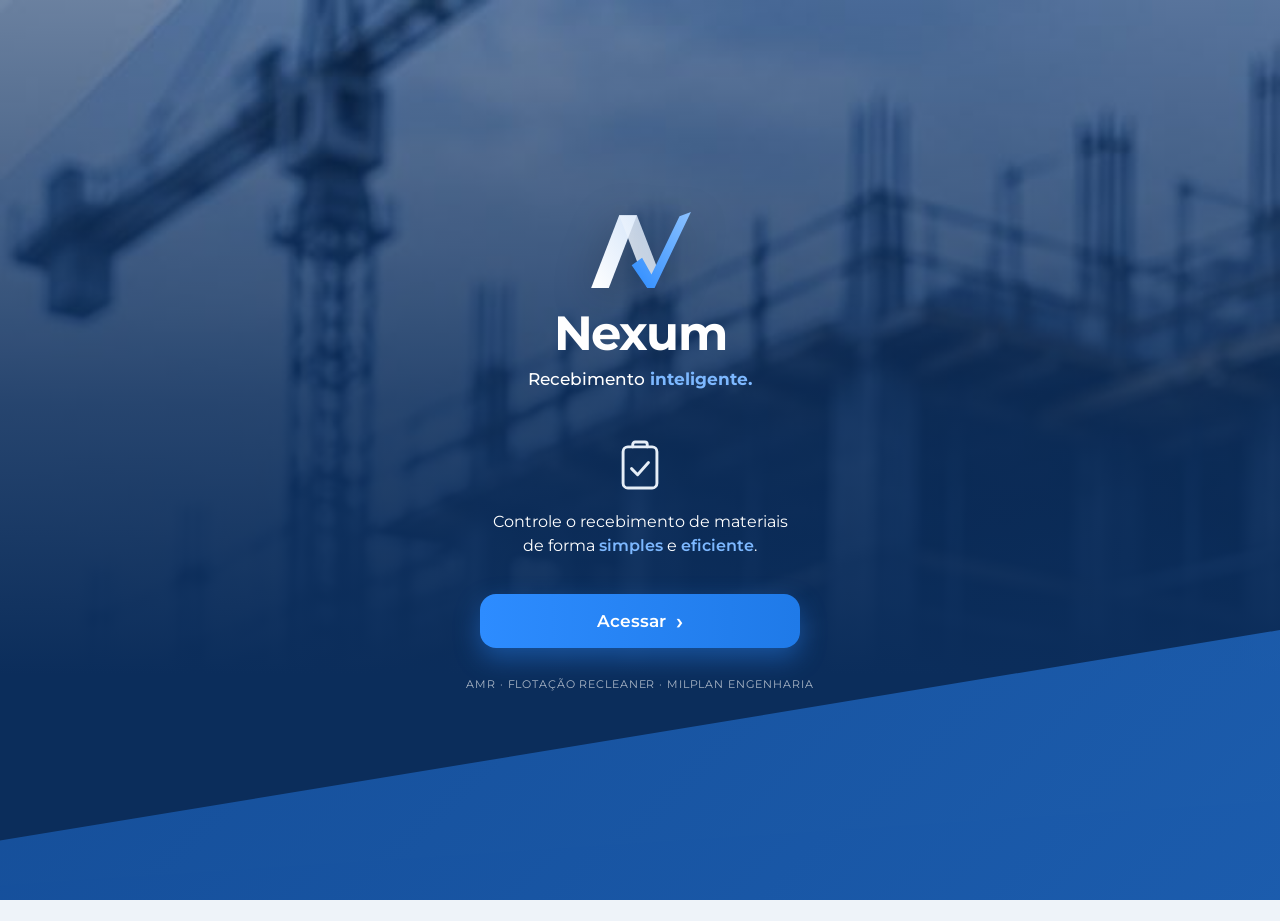
<file: recebimento/campo/index.html>
<!doctype html>
<html lang="pt-BR">
<head>
<meta charset="utf-8">
<meta name="viewport" content="width=device-width,initial-scale=1,viewport-fit=cover">
<meta name="theme-color" content="#0b2d5b">
<meta name="apple-mobile-web-app-capable" content="yes">
<meta name="apple-mobile-web-app-status-bar-style" content="black-translucent">
<meta name="apple-mobile-web-app-title" content="Nexum">
<title>Nexum Campo</title>
<link rel="manifest" href="manifest.webmanifest">
<link rel="icon" href="../assets/favicon.png">
<link rel="apple-touch-icon" href="apple-touch-icon.png">
<link rel="stylesheet" href="https://fonts.googleapis.com/css2?family=Montserrat:wght@400;500;600;700;800&family=IBM+Plex+Mono:wght@500&display=swap">
<link rel="stylesheet" href="../assets/base.css">
<style>
/* App de campo: uma coluna, alvos de toque grandes, barra de ação fixa no rodapé */
html{padding-top:env(safe-area-inset-top,0px)}
.wrap{max-width:640px}
main{padding-block:16px calc(110px + env(safe-area-inset-bottom,0px))}
.start{display:grid;grid-template-columns:1fr 1fr;gap:10px}
.go{display:grid;gap:6px;align-content:end;min-height:138px;padding:16px;border-radius:16px;border:0;text-align:left;cursor:pointer;font:inherit;color:#fff;background:linear-gradient(145deg,#2d8cff 0%,#1f6fd6 100%);position:relative;overflow:hidden;box-shadow:0 10px 24px rgba(31,111,214,.28)}
.go.rom{background:linear-gradient(145deg,#123f7a 0%,#0b2d5b 100%);box-shadow:0 10px 24px rgba(11,45,91,.28)}
.go::after{content:"";position:absolute;right:-30px;bottom:-40px;width:140px;height:140px;border-radius:50%;background:rgba(255,255,255,.08)}
.go b{font-family:var(--f-display);font-weight:700;font-size:1.22rem;line-height:1.1;letter-spacing:-.01em}
.go span{font-size:.8rem;opacity:.85}
.go svg{position:absolute;top:12px;right:12px;width:30px;height:30px;opacity:.9}
.install{display:flex;gap:10px;align-items:center;background:var(--surface);border:1px solid var(--line);border-radius:8px;padding:10px 12px;font-size:.85rem;margin-top:12px}
.install .grow{color:var(--muted)}
.list{display:grid;gap:8px}
.card{display:grid;gap:5px;background:var(--surface);border:1px solid var(--line);border-left:5px solid var(--wait);border-radius:6px;padding:11px 13px;text-align:left;font:inherit;color:inherit;width:100%;cursor:pointer}
.card.sem_acao{border-left-color:var(--idle)} .card.cert_pendente{border-left-color:var(--warn)} .card.finalizado{border-left-color:var(--ok)}
.card .top{display:flex;gap:8px;align-items:center;flex-wrap:wrap}
.card .num{font-family:var(--f-display);font-weight:700;font-size:1.2rem}
.card .meta{font-size:.82rem;color:var(--muted);overflow-wrap:anywhere}
/* formulário */
.block{background:var(--surface);border:1px solid var(--line);border-radius:14px;padding:14px;display:grid;gap:12px;margin-bottom:12px}
.block h3{margin:0;font-family:var(--f-display);font-weight:700;font-size:1rem;letter-spacing:-.005em;display:flex;align-items:center;gap:8px}
.block h3 .n{display:inline-grid;place-items:center;width:24px;height:24px;border-radius:50%;background:var(--accent);color:#fff;font-size:.78rem;font-family:var(--f-body)}
.grid2{display:grid;grid-template-columns:1fr 1fr;gap:10px}
@media (max-width:380px){.grid2{grid-template-columns:1fr}}
.full{grid-column:1/-1}
.shot{display:grid;gap:8px}
.shot-btns{display:flex;gap:8px;flex-wrap:wrap}
.shot-btns .btn{flex:1}
.thumbs{display:flex;gap:8px;overflow-x:auto;padding-bottom:2px}
.thumbs figure{margin:0;position:relative;flex:0 0 auto}
.thumbs img{width:76px;height:96px;object-fit:cover;border-radius:6px;border:1px solid var(--line);display:block}
.thumbs button{position:absolute;top:-6px;right:-6px;width:24px;height:24px;border-radius:50%;border:0;background:var(--bad);color:#fff;font-size:.9rem;line-height:1;cursor:pointer}
.ai{display:flex;gap:8px;align-items:center;font-size:.8rem;color:var(--muted);background:var(--surface-2);border-radius:6px;padding:8px 10px}
.ai i{font-style:normal;font-weight:600;color:var(--accent)}
.item{border:1px solid var(--line);border-radius:8px;padding:12px;display:grid;gap:10px;background:var(--bg)}
.item.zero{opacity:.6}
.item-head{display:flex;align-items:center;gap:8px}
.item-head b{font-family:var(--f-display);font-size:1.05rem;text-transform:uppercase}
.item-head .x{margin-left:auto;background:none;border:0;color:var(--bad);font:600 .8rem var(--f-body);cursor:pointer;padding:6px}
.item-ref{font-size:.74rem;color:var(--muted);font-family:var(--f-mono);display:flex;gap:6px;flex-wrap:wrap;align-items:center}
.item-ref .dl{background:var(--wait-bg);color:var(--wait);border-radius:3px;padding:1px 5px;font-family:var(--f-body);font-weight:600}
.item-ref .div{color:var(--warn);font-weight:600;font-family:var(--f-body)}
.confnf{display:flex;gap:8px;align-items:center;flex-wrap:wrap;background:var(--warn-bg);color:var(--warn);border-radius:6px;padding:8px 10px;font-size:.82rem;font-weight:500}
.confnf button{margin-left:auto;border:1px solid currentColor;background:transparent;color:inherit;border-radius:5px;padding:5px 9px;font:600 .78rem var(--f-body);cursor:pointer}
.certsec{display:grid;gap:10px;border:1px dashed var(--line);border-radius:8px;padding:10px;background:var(--surface)}
.certsec.req{border-color:var(--warn)}
.certsec.ok{border-color:var(--ok);border-style:solid}
.certsec.nr{border-color:var(--warn);border-style:solid;background:var(--warn-bg)}
.semcert{display:flex;gap:10px;align-items:center;border:1px solid var(--line);border-radius:10px;padding:10px 12px;background:var(--surface);cursor:pointer}
.semcert input{width:22px;height:22px;min-height:0;flex:0 0 auto;accent-color:var(--warn)}
.semcert small{color:var(--muted);font-size:.74rem}
.pc-item{display:grid;gap:8px;padding:14px 16px;border-bottom:1px solid var(--line)}
.pc-item:last-child{border-bottom:0}
.pc-item .pc-t{font-weight:600;font-size:.88rem;color:var(--ink)}
.pc-item .pc-m{font-size:.76rem;color:var(--muted);display:flex;flex-wrap:wrap;gap:4px 10px}
.pc-item .pc-a{display:flex;gap:8px;flex-wrap:wrap}
.pc-item .pc-a input{flex:1 1 120px;min-width:0;min-height:40px}
.pc-item .pc-a .btn{flex:1 1 auto;min-height:40px;font-size:.82rem}
.rs.clic{cursor:pointer;font:inherit;color:inherit;text-align:left}
.certsec .cs-h{display:flex;align-items:center;gap:8px;font:700 .8rem var(--f-body);text-transform:uppercase;letter-spacing:.06em;color:var(--muted)}
.certsec .cs-st{font-size:.78rem;font-weight:600}
.certsec .shot-btns .btn{min-height:40px;font-size:.84rem}
.excert{display:flex;gap:8px;align-items:center;font-size:.85rem;font-weight:500}
.excert input{width:20px;height:20px;min-height:0}
.zero-note{font-size:.78rem;color:var(--warn);font-weight:600}
.dup{display:grid;gap:4px}
.bar{position:fixed;left:0;right:0;bottom:0;z-index:20;background:var(--surface);border-top:1px solid var(--line);padding:10px max(16px,env(safe-area-inset-right,0px)) calc(10px + env(safe-area-inset-bottom,0px)) max(16px,env(safe-area-inset-left,0px))}
.bar .in{max-width:640px;margin:0 auto;display:flex;gap:8px}
.bar .btn{flex:1;min-height:48px}
.done{text-align:center;display:grid;gap:12px;justify-items:center;padding:30px 10px}
.done .big{font-family:var(--f-display);font-size:3.4rem;line-height:1;color:var(--accent)}
.devol-card{border-left-color:var(--bad)!important}
.devol-card .why{font-size:.82rem;color:var(--bad);font-weight:500}
.item.flag{border-color:var(--bad);box-shadow:inset 4px 0 0 var(--bad)}
.devol-msg{display:grid;gap:6px;margin-bottom:12px}
.devol-msg ul{margin:0;padding-left:18px}
.hbar h1{font-size:1.3rem}
.hbar .badge-demo{font-size:.6rem;padding:2px 5px}
.scanbtn{background:var(--head);border-color:var(--head);color:var(--head-ink)}
.chave{display:grid;gap:4px;background:var(--ok-bg);color:var(--ok);border-radius:6px;padding:9px 11px;font-size:.82rem}
.chave .code{color:inherit;word-break:break-all}
.chave.bad{background:var(--bad-bg);color:var(--bad)}
.tagwrap{display:flex;gap:6px}
.tagwrap input{flex:1;min-width:0}
.tagwrap button{flex:0 0 42px;min-height:42px;border:1px solid var(--line);border-radius:6px;background:var(--surface);color:var(--ink);cursor:pointer;display:grid;place-items:center}
.tagwrap svg,.scanbtn svg{width:20px;height:20px}
.scanner{position:fixed;inset:0;z-index:70;background:#000;display:flex;flex-direction:column;color:#fff}
.scanner .sc-top{display:flex;align-items:center;gap:10px;padding:calc(12px + env(safe-area-inset-top,0px)) max(16px,env(safe-area-inset-right,0px)) 12px max(16px,env(safe-area-inset-left,0px))}
.scanner .sc-top b{flex:1;font-family:var(--f-display);font-size:1.3rem;text-transform:uppercase;letter-spacing:.03em}
.scanner .sc-top button{background:transparent;color:#fff;border:1px solid rgba(255,255,255,.4);border-radius:6px;padding:8px 12px;font:600 .9rem var(--f-body)}
.scanner #scReader{flex:1;min-height:0;position:relative;overflow:hidden}
.scanner #scReader video{width:100%!important;height:100%!important;object-fit:cover}
.scanner .sc-hint{padding:12px max(16px,env(safe-area-inset-right,0px)) calc(16px + env(safe-area-inset-bottom,0px)) max(16px,env(safe-area-inset-left,0px));display:grid;gap:10px;font-size:.88rem;opacity:.95}
.scanner .sc-hint input{background:#1c1c1c;color:#fff;border-color:#444}
.scanner .sc-err{background:#5a1e18;color:#ffd9d4;border-radius:6px;padding:10px;font-size:.85rem}
.dl{display:grid;gap:10px}
.dl-st{display:flex;gap:8px;align-items:flex-start;font-size:.84rem;border-radius:6px;padding:9px 11px;background:var(--surface-2);color:var(--muted)}
.dl-st.ok{background:var(--ok-bg);color:var(--ok)} .dl-st.warn{background:var(--warn-bg);color:var(--warn)} .dl-st.bad{background:var(--bad-bg);color:var(--bad)}
.dl-list{display:grid;gap:6px}
.dl-it{display:grid;grid-template-columns:auto 1fr;gap:4px 10px;align-items:start;border:1px solid var(--line);border-radius:8px;padding:10px;background:var(--bg);cursor:pointer}
.dl-it input{width:20px;height:20px;min-height:0;margin-top:2px}
.dl-it .d{font-weight:600;font-size:.88rem;overflow-wrap:anywhere}
.dl-it .m{grid-column:2;font-size:.78rem;color:var(--muted);display:flex;flex-wrap:wrap;gap:2px 10px}
.dl-it .m b{color:var(--ink);font-weight:600}
.dl-opts{display:grid;gap:6px}
.dl-opts button{text-align:left}
.spin{width:16px;height:16px;border:2px solid currentColor;border-right-color:transparent;border-radius:50%;flex:0 0 auto;animation:sp .8s linear infinite;margin-top:1px}
@keyframes sp{to{transform:rotate(360deg)}}

.marca{display:flex;align-items:center;gap:10px;min-width:0}
.marca img{width:34px;height:34px;border-radius:7px;flex:0 0 auto}
.splash{position:fixed;inset:0;z-index:90;color:#fff;background:#0b2d5b;display:flex;align-items:center;justify-content:center;overflow:hidden}
.splash .sp-bg{position:absolute;inset:0;background:linear-gradient(180deg,rgba(11,45,91,.55) 0%,rgba(11,45,91,.88) 45%,#0b2d5b 75%),url(../assets/marca/obra-fundo.jpg) center top/cover no-repeat}
.splash .sp-bg::after{content:"";position:absolute;inset:auto 0 0 0;height:30%;background:linear-gradient(135deg,#1f6fd6 0%,#2d8cff 100%);clip-path:polygon(100% 0,100% 100%,0 100%,0 78%);opacity:.5}
.splash .sp-bg::before{content:"";position:absolute;inset:auto 0 0 0;height:20%;background:#0b2d5b;clip-path:polygon(100% 45%,100% 100%,0 100%,0 92%);opacity:.9}
.splash .sp-in{position:relative;width:100%;max-width:420px;display:grid;justify-items:center;text-align:center;gap:10px;padding:calc(30px + env(safe-area-inset-top,0px)) max(24px,env(safe-area-inset-right,0px)) calc(28px + env(safe-area-inset-bottom,0px)) max(24px,env(safe-area-inset-left,0px))}
.splash .sp-mark{width:104px;height:auto;filter:drop-shadow(0 8px 20px rgba(0,0,0,.25))}
.splash .sp-nome{font-family:var(--f-display);font-weight:700;font-size:3rem;letter-spacing:-.03em;line-height:1}
.splash .sp-tag{font-weight:500;font-size:1.05rem}
.splash .sp-tag b{color:#7db8ff;font-weight:700}
.splash .sp-ico{width:58px;height:58px;color:#e6eef7;margin-top:34px}
.splash .sp-txt{margin:6px 0 26px;font-size:1rem;line-height:1.5;max-width:28ch}
.splash .sp-txt b{color:#7db8ff;font-weight:600}
.splash .sp-btn{width:100%;max-width:320px;min-height:54px;border:0;border-radius:16px;background:linear-gradient(90deg,#2d8cff,#1f7ae8);color:#fff;font:600 1.05rem var(--f-body);cursor:pointer;box-shadow:0 10px 26px rgba(45,140,255,.4);display:flex;align-items:center;justify-content:center;gap:10px}
.splash .sp-btn span{font-size:1.4rem;line-height:1}
.splash .sp-rod{margin-top:18px;font-size:.68rem;letter-spacing:.08em;text-transform:uppercase;opacity:.65}
@media (prefers-reduced-motion:no-preference){.splash .sp-in{animation:spIn .5s ease-out}@keyframes spIn{from{opacity:0;transform:translateY(14px)}}}
.hello{display:flex;align-items:flex-end;justify-content:space-between;gap:10px;margin:2px 0 12px}
.hello-d{font-size:.72rem;font-weight:600;color:var(--muted);text-transform:uppercase;letter-spacing:.08em}
.hello-t{margin:2px 0 0;font:700 1.35rem var(--f-display);letter-spacing:-.02em;color:var(--ink)}
.resumo{display:grid;grid-template-columns:repeat(3,minmax(0,1fr));gap:8px}
.rs{background:var(--surface);border:1px solid var(--line);border-radius:14px;padding:12px;box-shadow:var(--shadow);display:grid;gap:6px}
.rs .ri{width:30px;height:30px;border-radius:9px;display:grid;place-items:center}
.rs .ri .ico{width:16px;height:16px}
.rs b{font:700 1.4rem var(--f-display);line-height:1;color:var(--ink);font-variant-numeric:tabular-nums}
.rs small{font-size:.7rem;color:var(--muted);font-weight:600;line-height:1.25}
.rs.a .ri{background:var(--wait-bg);color:var(--wait)} .rs.b .ri{background:var(--bad-bg);color:var(--bad)} .rs.c .ri{background:var(--warn-bg);color:var(--warn)}
#devolvidas{display:grid;gap:8px}
.back{background:none;border:0;color:var(--head-ink);font:600 .9rem var(--f-body);padding:8px 8px 8px 0;cursor:pointer}
</style>
</head>
<body>
<section class="splash" id="splash" hidden>
  <div class="sp-bg"></div>
  <div class="sp-in">
    <div class="sp-logo"><svg class="sp-mark" aria-hidden="true" xmlns="http://www.w3.org/2000/svg" viewBox="0 0 100 80"><defs><linearGradient id="spa" x1="0" y1="1" x2="1" y2="0"><stop offset="0" stop-color="#ffffff"/><stop offset="1" stop-color="#d6e6fa"/></linearGradient><linearGradient id="spb" x1="0" y1="1" x2="1" y2="0"><stop offset="0" stop-color="#2D8CFF"/><stop offset="1" stop-color="#8CC2FF"/></linearGradient></defs><path fill="url(#spa)" d="M3 76 30 6h17L20 76z"/><path fill="url(#spa)" opacity=".82" d="M30 6h17l19 49-9 21z"/><path fill="url(#spb)" d="M42 54 57 76h7L99 3 88 7 61 63 52 47z"/></svg>
</div>
    <div class="sp-nome">Nexum</div>
    <div class="sp-tag">Recebimento <b>inteligente.</b></div>
    <svg class="sp-ico" viewBox="0 0 48 48" fill="none" stroke="currentColor" stroke-width="2.4" stroke-linecap="round" stroke-linejoin="round" aria-hidden="true"><rect x="10" y="9" width="28" height="34" rx="4"/><path d="M18 9V7a2 2 0 0 1 2-2h8a2 2 0 0 1 2 2v2"/><path d="M17 27l5 5 9-10"/></svg>
    <p class="sp-txt">Controle o recebimento de materiais de forma <b>simples</b> e <b>eficiente</b>.</p>
    <button class="sp-btn" type="button" id="btnAcessar">Acessar <span aria-hidden="true">›</span></button>
    <span class="sp-rod">AMR · Flotação Recleaner · Milplan Engenharia</span>
  </div>
</section>
<header class="top">
  <div class="wrap">
    <div class="hbar">
      <button class="back" id="btnVoltar" type="button" hidden aria-label="Voltar">← Voltar</button>
      <span id="hIcone" style="display:flex"><svg class="nx-mark" aria-hidden="true" xmlns="http://www.w3.org/2000/svg" viewBox="0 0 100 80"><defs><linearGradient id="hda" x1="0" y1="1" x2="1" y2="0"><stop offset="0" stop-color="#ffffff"/><stop offset="1" stop-color="#d6e6fa"/></linearGradient><linearGradient id="hdb" x1="0" y1="1" x2="1" y2="0"><stop offset="0" stop-color="#2D8CFF"/><stop offset="1" stop-color="#8CC2FF"/></linearGradient></defs><path fill="url(#hda)" d="M3 76 30 6h17L20 76z"/><path fill="url(#hda)" opacity=".82" d="M30 6h17l19 49-9 21z"/><path fill="url(#hdb)" d="M42 54 57 76h7L99 3 88 7 61 63 52 47z"/></svg>
</span>
      <div class="grow"><h1 id="hTitulo" class="wm">Nexum</h1><small id="hSub">Recebimento inteligente · AMR · Campo</small></div>
      <span class="badge-demo" id="badgeDemo" title="Dados de exemplo, ainda sem servidor">Modo exemplo</span>
    </div>
  </div>
</header>

<main class="wrap">
  <!-- INÍCIO -->
  <section id="v-inicio">
    <div class="hello">
      <div><span class="hello-d" id="helloData"></span><h2 class="hello-t" id="helloT">Bom dia</h2></div>
    </div>
    <div class="resumo" id="resumo"></div>
    <div class="sec-h" style="margin-top:18px"><h2>Novo recebimento</h2></div>
    <div class="start">
      <button class="go" type="button" data-novo="NF">
        <svg viewBox="0 0 24 24" fill="none" stroke="currentColor" stroke-width="1.8"><path d="M4 8V6a2 2 0 0 1 2-2h2M16 4h2a2 2 0 0 1 2 2v2M20 16v2a2 2 0 0 1-2 2h-2M8 20H6a2 2 0 0 1-2-2v-2"/><path d="M8 9h8M8 12h8M8 15h5"/></svg>
        <b>Nota fiscal</b><span>Material Milplan</span>
      </button>
      <button class="go rom" type="button" data-novo="ROM">
        <svg viewBox="0 0 24 24" fill="none" stroke="currentColor" stroke-width="1.8"><path d="M4 8V6a2 2 0 0 1 2-2h2M16 4h2a2 2 0 0 1 2 2v2M20 16v2a2 2 0 0 1-2 2h-2M8 20H6a2 2 0 0 1-2-2v-2"/><path d="M8 9h3M13 9h3M8 12h3M13 12h3M8 15h3M13 15h3"/></svg>
        <b>Romaneio</b><span>Material Anglo</span>
      </button>
    </div>
    <div class="install" id="iosBox" hidden>
      <div class="grow"><strong style="color:var(--ink)">Instalar no iPhone:</strong> abra este link no <b>Safari</b>, toque em <b>Compartilhar</b> (quadrado com seta ↑) e depois em <b>Adicionar à Tela de Início</b>.</div>
      <button class="btn ghost small" id="btnIosOk" type="button" aria-label="Fechar aviso">OK</button>
    </div>
    <div class="install" id="installBox" hidden>
      <div class="grow">Instale o <b>Nexum</b> no celular para abrir direto da tela inicial.</div>
      <button class="btn primary small" id="btnInstalar" type="button">Instalar</button>
    </div>
    <div id="devolBox" hidden>
      <div class="sec-h"><h2 style="color:var(--bad)">Devolvidas para correção</h2><span class="cnt" id="devolN"></span></div>
      <div class="list" id="devolvidas"></div>
    </div>
    <div class="sec-h"><h2>Recebimentos de hoje</h2><span class="cnt" id="recN"></span></div>
    <div class="lista-g" id="recentes"></div>
  </section>

  <!-- LANÇAMENTO -->
  <section id="v-lancar" hidden>
    <div class="notice bad devol-msg" id="devolMsg" hidden></div>
    <form id="form" novalidate>
      <div class="block">
        <h3><span class="n">1</span><span id="tDoc">Nota fiscal</span></h3>
        <div class="seg" id="segTipo"></div>
        <div class="shot">
          <button class="btn scanbtn" type="button" id="btnScanDoc"><svg viewBox="0 0 24 24" fill="none" stroke="currentColor" stroke-width="2"><path d="M3 7V5a2 2 0 0 1 2-2h2M17 3h2a2 2 0 0 1 2 2v2M21 17v2a2 2 0 0 1-2 2h-2M7 21H5a2 2 0 0 1-2-2v-2"/><path d="M7 8v8M10 8v8M13 8v8M16 8v8"/></svg><span id="scanDocTxt">Escanear código de barras da NF</span></button>
          <div class="chave" id="chaveBox" hidden></div>
          <div class="shot-btns">
            <label class="btn primary" for="fotoDoc">Fotografar documento</label>
            <label class="btn" for="fotoDocGal">Galeria / PDF</label>
          </div>
          <input id="fotoDoc" type="file" accept="image/*" capture="environment" hidden>
          <input id="fotoDocGal" type="file" accept="image/*,application/pdf" multiple hidden>
          <div class="thumbs" id="thumbsDoc"></div>
          <div class="ai"><i>IA</i><span>A leitura automática do documento será ligada na etapa 4. Por enquanto, preencha os campos abaixo.</span></div>
        </div>
        <div class="grid2">
          <div class="f" data-tipo="NF"><label for="nf">Nº da NF</label><input id="nf" inputmode="numeric" autocomplete="off"></div>
          <div class="f" data-tipo="NF"><label for="fornecedor">Fornecedor</label><input id="fornecedor" autocomplete="off" list="listaForn"></div>
          <div class="f" data-tipo="NF"><label for="romaneio">Romaneio (PC-REV)</label><input id="romaneio" placeholder="Ex.: 4166-REV-00" autocomplete="off"></div>
          <div class="f full" data-tipo="ROM"><label for="romaneioA">Nº do romaneio Anglo</label><input id="romaneioA" placeholder="Ex.: 1039-FLT-2026" autocomplete="off"></div>
          <div class="f"><label for="data">Data de recebimento</label><input id="data" type="date"></div>
        </div>
        <datalist id="listaForn"></datalist>
        <div class="notice bad dup" id="dupMsg" hidden></div>
      </div>

      <div class="block" data-tipo="NF" id="dlBlock">
        <h3><span class="n">✓</span>Diligenciamento</h3>
        <div class="dl" id="dl">
          <div class="dl-st">Escaneie ou digite a NF e o fornecedor para buscar os itens na planilha de Diligenciamento.</div>
        </div>
        <div class="shot-btns">
          <button class="btn" type="button" id="btnDl">Buscar no Diligenciamento</button>
          <label class="btn ghost" for="dlArquivo" id="lblDlArq" hidden>Carregar planilha (teste)</label>
        </div>
        <input id="dlArquivo" type="file" accept=".xlsx,.xls" hidden>
      </div>

      <div class="block">
        <h3><span class="n">2</span>Itens recebidos</h3>
        <div class="grid2">
          <div class="f full"><label for="localPadrao">Local de armazenamento (todos os itens)</label><input id="localPadrao" placeholder="Ex.: ALMOXARIFADO, PLATÔ-13, KM 188"></div>
        </div>
        <div id="itens" style="display:grid;gap:10px"></div>
        <button class="btn" type="button" id="btnItem">+ Adicionar item</button>
        <p class="lbl" id="romNota" style="margin:0;text-transform:none;letter-spacing:0;font-weight:500">No romaneio, item com quantidade entregue 0 não entra na ficha.</p>
      </div>

      <div class="block">
        <h3><span class="n" id="nObs">3</span>Observação</h3>
        <textarea id="obs" rows="3" placeholder="Avarias, faltas, divergências…"></textarea>
      </div>
    </form>
  </section>

  <!-- ENVIADO -->
  <section id="v-cert" hidden>
    <p class="hint" style="margin:0 0 12px;color:var(--muted);font-size:.84rem">Itens recebidos <b>sem certificado</b>. Quando o certificado chegar, fotografe ou anexe aqui: a pendência sai da ficha e do relatório automaticamente.</p>
    <div id="pcLista"></div>
  </section>

  <section id="v-ok" hidden>
    <div class="done rise">
      <span class="lbl">Ficha Nº</span>
      <div class="big" id="okNum">—</div>
      <strong id="okMsg">Recebimento enviado para o escritório</strong>
      <span class="code" id="okDoc"></span>
      <button class="btn primary" type="button" id="btnNovoOutro">Lançar outro recebimento</button>
      <button class="btn ghost" type="button" id="btnInicio">Voltar ao início</button>
    </div>
  </section>
</main>

<div class="bar" id="bar" hidden>
  <div class="in">
    <button class="btn" type="button" id="btnChegada" title="A NF está na obra, mas o recebimento ainda não foi feito">Só registrar chegada</button>
    <button class="btn primary" type="button" id="btnEnviar">Enviar recebimento</button>
  </div>
</div>
<div class="scanner" id="scanner" hidden role="dialog" aria-modal="true" aria-labelledby="scTitle">
  <div class="sc-top"><b id="scTitle">Escanear</b><button type="button" id="scFechar">Fechar</button></div>
  <div id="scReader"></div>
  <div class="sc-hint">
    <span id="scDica">Aponte a câmera para o código. A leitura é automática.</span>
    <div class="sc-err" id="scErr" hidden></div>
    <div style="display:flex;gap:8px"><input id="scManual" inputmode="numeric" placeholder="Ou digite o código" aria-label="Digitar o código"><button class="btn primary" type="button" id="scUsar">Usar</button></div>
  </div>
</div>
<div class="toast" id="toast" role="status" hidden></div>

<script>window.NEXUM_APP="campo"</script>
<script src="../assets/vendor/html5-qrcode.min.js"></script>
<script src="../assets/vendor/xlsx.mini.min.js"></script>
<script src="../assets/vendor/msal-browser.min.js"></script>
<script src="../assets/diligenciamento.js"></script>
<script src="../assets/exemplo-docs.js"></script>
<script src="../assets/dados.js"></script>
<script src="../assets/vendor/firebase-app-compat.js"></script>
<script src="../assets/vendor/firebase-auth-compat.js"></script>
<script src="../assets/vendor/firebase-firestore-compat.js"></script>
<script src="../assets/nuvem-config.js"></script>
<script src="../assets/nuvem.js"></script>
<script src="../assets/ui.js"></script>
<script src="../assets/atualizacao.js"></script>
<script>
(function(){
const A=window.AMR, $=id=>document.getElementById(id);
let dlRes=null, dlSel=new Set(), chaveNF=null, editando=null, fichas=[], tipo="NF", itens=[], fotosDoc=[], fotosCert=[], view="inicio";

function toast(t,bad){const e=$("toast");e.textContent=t;e.className="toast"+(bad?" bad":"");e.hidden=false;clearTimeout(toast.t);toast.t=setTimeout(()=>e.hidden=true,3200)}
const esc=s=>String(s??"").replace(/[&<>"]/g,c=>({"&":"&amp;","<":"&lt;",">":"&gt;",'"':"&quot;"}[c]));

function show(v){
  view=v;["inicio","lancar","ok","cert"].forEach(x=>$("v-"+x).hidden=x!==v);
  if(v==="cert")renderPendCert();
  $("bar").hidden=v!=="lancar"; $("btnVoltar").hidden=v==="inicio";
  $("hSub").textContent=v==="lancar"?(editando?"FICHA Nº "+editando.numero+" · CORREÇÃO":"PRÓXIMA FICHA Nº "+A.proximoNumero(fichas,A.cadastros.fichaInicial())):"Recebimento inteligente · AMR · Campo";
  if(v==="cert"){$("hTitulo").textContent="Certificados pendentes";$("hTitulo").classList.remove("wm");$("hSub").textContent="Anexe quando o certificado chegar"}
  else if(v==="lancar"){$("hTitulo").textContent=editando?"Corrigir recebimento":"Novo recebimento";$("hTitulo").classList.remove("wm")}else{$("hTitulo").textContent="Nexum";$("hTitulo").classList.add("wm")}
  $("hIcone").hidden=v==="lancar"||v==="cert";
  window.scrollTo(0,0);
}
$("btnVoltar").onclick=()=>show("inicio");
$("btnInicio").onclick=()=>show("inicio");

/* lista */
function motivosTxt(c){return (c.motivos||[]).map(m=>A.MOTIVOS[m]||m).join(" · ")}
const diaLocal=iso=>{if(!iso)return "";const d=new Date(iso);return isNaN(d)?"":`${d.getFullYear()}-${String(d.getMonth()+1).padStart(2,"0")}-${String(d.getDate()).padStart(2,"0")}`};
const deHoje=f=>{const h=A.hoje();return diaLocal(f.criadoEm)===h||f.dataRecebimento===h};
function renderDevolvidas(){
  $("devolBox").hidden=true;return; /* devoluções ficam com o escritório: nada volta para o inspetor */
  const d=fichas.filter(f=>A.conf(f).situacao==="devolvida").sort((a,b)=>a.numero-b.numero);
  $("devolBox").hidden=!d.length;$("devolN").textContent=d.length;
  $("devolvidas").innerHTML=d.map(f=>NXUI.fichaCard(A,f,{attrs:`data-ed="${f.id}"`,motivo:motivosTxt(A.conf(f))||"Devolvida para correção"})).join("");
  $("devolvidas").querySelectorAll("[data-ed]").forEach(b=>b.onclick=()=>abrirEdicao(fichas.find(f=>f.id===b.dataset.ed)));
}
function renderResumo(){
  const h=new Date(),hoje=A.hoje();
  const hr=h.getHours();$("helloT").textContent=hr<12?"Bom dia":hr<18?"Boa tarde":"Boa noite";
  $("helloData").textContent=h.toLocaleDateString("pt-BR",{weekday:"long",day:"numeric",month:"long"});
  const lh=fichas.filter(deHoje),nHoje=lh.length,nIt=lh.reduce((s,f)=>s+A.itensValidos(f).length,0);
  const nCert=fichas.filter(f=>f.tipo==="NF"&&f.status!=="finalizado").reduce((s,f)=>s+A.semCertificado(f).length,0);
  $("resumo").innerHTML=[["a","truck",nHoje,nHoje===1?"Ficha hoje":"Fichas hoje"],["a","box",nIt,nIt===1?"Item hoje":"Itens hoje"],["c","cert",nCert,"Certificados pendentes"]]
    .map(([c,i,n,t])=>c==="c"?`<button type="button" class="rs c clic" id="rsCert"><span class="ri">${NXUI.icon(i)}</span><b>${n}</b><small>${t} ›</small></button>`:`<div class="rs ${c}"><span class="ri">${NXUI.icon(i)}</span><b>${n}</b><small>${t}</small></div>`).join("");
  $("rsCert").onclick=()=>show("cert");
}
function pendenciasCert(){
  return fichas.filter(f=>f.tipo==="NF"&&f.status!=="finalizado").flatMap(f=>A.itensValidos(f).map(it=>({f,it,idx:f.itens.indexOf(it)})).filter(x=>A.certSituacao(x.f,x.it)==="pendente"))
    .sort((a,b)=>(a.f.dataRecebimento||"").localeCompare(b.f.dataRecebimento||""));
}
function renderPendCert(){
  const l=pendenciasCert(),el=$("pcLista");
  if(!l.length){el.className="";el.innerHTML='<div class="empty"><strong>Nenhum certificado pendente</strong>Todos os materiais críticos recebidos estão com certificado.</div>';return}
  el.className="lista-g";
  el.innerHTML=l.map((x,k)=>{const dias=Math.max(0,Math.round((Date.now()-new Date((x.f.dataRecebimento||A.hoje())+"T12:00:00"))/864e5));
    return `<div class="pc-item" data-k="${k}">
      <div class="pc-m"><span class="pill cert_pendente">Pendente – Certificado</span><span>Ficha ${x.f.numero}</span><span>NF ${esc(x.f.nf)}</span><span>${dias===0?"recebido hoje":"há "+dias+(dias===1?" dia":" dias")}</span></div>
      <div class="pc-t">Item ${x.idx+1} · ${esc(x.it.descricao)}</div>
      <div class="pc-m"><span>${esc(x.f.fornecedor)}</span><span>${esc(x.it.tag||"")}</span><span>${A.fmtQtd(x.it.qtd)} ${esc(x.it.und)}</span></div>
      <div class="pc-a"><input placeholder="Nº (opcional)" data-num autocomplete="off"><button class="btn primary" type="button" data-foto>Fotografar</button><button class="btn" type="button" data-arq>Anexar</button></div>
    </div>`}).join("");
  el.querySelectorAll(".pc-item").forEach(row=>{
    const x=l[+row.dataset.k];
    const salvar=files=>{const tmp=[];lerFotos(files,tmp,async()=>{if(tmp.length<files.length)return;
      const g=A.anexarCertificado(x.f,x.idx,{numero:row.querySelector("[data-num]").value,anexos:tmp},"Campo");
      try{await A.store.salvar(g);toast(`Certificado anexado ao item ${x.idx+1} da ficha ${x.f.numero} · pendência resolvida`);renderPendCert()}catch(e){toast("Não foi possível salvar.",true)}})};
    row.querySelector("[data-foto]").onclick=()=>escolherArquivo(true,salvar);
    row.querySelector("[data-arq]").onclick=()=>escolherArquivo(false,salvar);
  });
}
function renderRecentes(){
  renderDevolvidas();renderResumo();
  const rs=fichas.filter(deHoje).sort((a,b)=>(b.atualizadoEm||"").localeCompare(a.atualizadoEm||""));
  $("recN").textContent=rs.length||"";
  $("recentes").className=rs.length?"lista-g":"";
  $("recentes").innerHTML=rs.length?rs.map(f=>NXUI.fichaCard(A,f,{attrs:`data-ver="${f.id}"`})).join(""):`<div class="empty"><strong>Nenhum recebimento hoje</strong>Toque em Nota fiscal ou Romaneio para começar. A lista recomeça todo dia; os lançamentos anteriores ficam guardados no escritório.</div>`;
  $("recentes").querySelectorAll("[data-ver]").forEach(b=>b.onclick=()=>{const f=fichas.find(x=>x.id===b.dataset.ver);toast(`Ficha ${f.numero}: ${A.STATUS[f.status].rotulo}${A.conf(f).situacao==="aprovada"?" · conferida pelo escritório":" · enviada ao escritório"}`)});
  const fs=[...new Set(fichas.filter(f=>f.tipo==="NF").map(f=>A.norm(f.fornecedor)).filter(Boolean))].sort();
  $("listaForn").innerHTML=fs.map(x=>`<option value="${esc(x)}">`).join("");
}

/* formulário */
function setTipo(t){
  tipo=t;
  document.querySelectorAll("[data-tipo]").forEach(e=>e.hidden=e.dataset.tipo!==t);
  $("tDoc").textContent=t==="NF"?"Nota fiscal":"Romaneio Anglo";
  $("scanDocTxt").textContent=t==="NF"?"Escanear código de barras da NF":"Escanear código do romaneio";
  if(t!=="NF")setChave(null);
  $("romNota").hidden=t!=="ROM";
  $("segTipo").querySelectorAll("button").forEach(b=>b.setAttribute("aria-pressed",b.dataset.t===t));
  renderItens(); checarDup();
}
$("segTipo").innerHTML=`<button type="button" data-t="NF">Nota fiscal (Milplan)</button><button type="button" data-t="ROM">Romaneio Anglo</button>`;
$("segTipo").querySelectorAll("button").forEach(b=>b.onclick=()=>setTipo(b.dataset.t));

function novoItem(){return{descricao:"",tag:"",und:tipo==="ROM"?"PÇ":"UND",qtd:"",certificado:"",local:$("localPadrao").value.trim().toUpperCase(),conf:"C"}}
function localLembrado(){try{return localStorage.getItem("amr_local_padrao")||""}catch(e){return""}}
function lembrarLocal(v){try{if(v)localStorage.setItem("amr_local_padrao",v)}catch(e){}}
function abrirNovo(t){
  editando=null;setChave(null);resetDilig();$("segTipo").hidden=false;$("devolMsg").hidden=true;$("btnChegada").hidden=false;$("btnEnviar").textContent="Enviar recebimento";
  itens=[novoItem()]; fotosDoc=[]; fotosCert=[];
  ["nf","fornecedor","romaneio","romaneioA","obs","localPadrao"].forEach(id=>$(id).value="");
  $("data").value=A.hoje();$("localPadrao").value=localLembrado();
  setTipo(t); itens=[novoItem()]; renderItens(); renderThumbs(); show("lancar");
}
function abrirEdicao(f){
  editando=f;const c=A.conf(f);resetDilig();setChave(f.chaveNFe?A.lerChaveNFe(f.chaveNFe):null);
  setTipo(f.tipo);$("segTipo").hidden=true;
  $("nf").value=f.nf||"";$("fornecedor").value=f.fornecedor||"";$("romaneio").value=f.tipo==="NF"?(f.romaneio||""):"";$("romaneioA").value=f.tipo==="ROM"?(f.romaneio||""):"";
  $("data").value=f.dataRecebimento||A.hoje();$("localPadrao").value="";
  $("obs").value=(f.observacao||"").replace(A.OBS_ANGLO,"").trim();
  itens=JSON.parse(JSON.stringify(f.itens||[]));if(!itens.length)itens=[novoItem()];
  fotosDoc=[...(f.anexos?.doc||[])];fotosCert=[];
  (f.anexos?.cert||[]).forEach(a=>{if(Number.isInteger(a.item)&&itens[a.item])(itens[a.item].certAnexos=itens[a.item].certAnexos||[]).push(a);else fotosCert.push(a)});
  $("devolMsg").innerHTML=`<strong>Devolvida pelo escritório: corrija e reenvie</strong><ul>${(c.motivos||[]).map(m=>`<li>${esc(A.MOTIVOS[m]||m)}</li>`).join("")}</ul>${(c.itens||[]).length?`<span>Itens marcados: ${c.itens.map(i=>i+1).join(", ")}</span>`:""}${c.comentario?`<span>“${esc(c.comentario)}”</span>`:""}`;
  $("devolMsg").hidden=false;$("btnChegada").hidden=true;$("btnEnviar").textContent="Reenviar corrigido";
  renderItens();renderThumbs();show("lancar");checarDup();
}
document.querySelectorAll("[data-novo]").forEach(b=>b.onclick=()=>abrirNovo(b.dataset.novo));
$("btnNovoOutro").onclick=()=>abrirNovo(tipo);

function certSecao(it,i){
  const cr=A.materialCritico(it.descricao,it.tag),ex=A.exigeCert({tipo},it),fotos=it.certAnexos||[];
  const tem=!!(it.certificado||fotos.length), nr=it.certStatus==="nao_recebido";
  const estado=nr?"nao_recebido":(tem||it.certStatus==="recebido")?"recebido":"";
  const st=nr?'<span class="cs-st" style="color:var(--warn)">Pendente – Certificado · o fornecedor será cobrado e a pendência sai quando o certificado for anexado</span>'
    :tem?`<span class="cs-st" style="color:var(--ok)">✓ Certificado ${it.certificado?esc(it.certificado):""}${fotos.length?` · ${fotos.length} ${fotos.length===1?"arquivo":"arquivos"}`:""}</span>`
    :estado==="recebido"?'<span class="cs-st" style="color:var(--warn)">Informe o nº ou anexe a foto do certificado</span>'
    :ex?'<span class="cs-st" style="color:var(--warn)">Anexe o certificado ou marque "Sem certificado"</span>':'<span class="cs-st" style="color:var(--muted)">Não exige certificado</span>';
  return `<div class="certsec ${nr?"nr":tem?"ok":ex?"req":""}">
      <div class="cs-h">Certificado do item ${i+1}</div>
      <label class="excert"><input type="checkbox" data-ex ${ex?"checked":""} ${nr?"disabled":""}><span>Exige certificado de qualidade${cr?`<br><span style="color:var(--warn);font-size:.78rem;font-weight:600">Material crítico (CMC): ${esc(cr.rotulo)} · CQ ${esc(cr.cq)}</span><br><span style="color:var(--muted);font-size:.76rem">${esc(cr.evidencia||"")}</span>`:""}${!cr&&it.pedidoPedeCertificado?`<br><span style="color:var(--muted);font-size:.78rem">O pedido de compra pede certificado</span>`:""}</span></label>
      <label class="semcert"><input type="checkbox" data-semcert ${nr?"checked":""}><span><b>Sem certificado</b><br><small>Material recebido sem o certificado</small></span></label>
      ${nr?"":`<div class="f"><label>Nº do certificado</label><input data-k="certificado" value="${esc(it.certificado)}" autocomplete="off" placeholder="${ex?"Ex.: 3023651":"Se houver"}"></div>
      <div class="shot-btns"><button class="btn" type="button" data-certfoto>Fotografar certificado</button><button class="btn" type="button" data-certarq>Galeria / PDF</button></div>
      ${fotos.length?`<div class="thumbs">${fotos.map((f,k)=>`<figure>${f.pdf?`<div style="width:76px;height:96px;border:1px solid var(--line);border-radius:6px;display:grid;place-items:center;font:600 .75rem var(--f-mono);color:var(--muted)">PDF</div>`:`<img src="${f.img||f.thumb}" alt="Certificado ${k+1} do item ${i+1}">`}<button type="button" aria-label="Remover arquivo" data-rc="${k}">×</button></figure>`).join("")}</div>`:""}`}
      ${st}
    </div>`;
}
function escolherArquivo(camera,cb){const inp=document.createElement("input");inp.type="file";inp.accept=camera?"image/*":"image/*,application/pdf";if(camera)inp.setAttribute("capture","environment");else inp.multiple=true;inp.onchange=()=>cb(inp.files);inp.click()}
function renderItens(){
  const und=A.UNIDADES.map(u=>`<option>${u}</option>`).join("");
  $("itens").innerHTML=itens.map((it,i)=>{
    const zero=tipo==="ROM"&&it.qtd!==""&&Number(it.qtd)===0;
    const flag=editando&&(A.conf(editando).itens||[]).includes(i);
    return `<div class="item${zero?" zero":""}${flag?" flag":""}" data-i="${i}">
      ${it.pc?`<div class="item-ref">${it.origem==="diligenciamento"?'<span class="dl">Diligenciamento</span>':""}<span>PC ${esc(it.pc)}/${esc(it.itemPc)}</span>${it.qtdPedido!==undefined&&it.qtdPedido!==""?`<span>pedido ${A.fmtQtd(it.qtdPedido)} ${esc(it.undPedido||"")}</span>`:""}${it.undPedido&&A.norm(it.undPedido)!==A.norm(it.und)?'<span class="div">unidade diferente do pedido</span>':""}</div>`:""}
      <div class="item-head"><b>Item ${i+1}</b>${flag?'<span class="pill bad">Corrigir</span>':""}${zero?'<span class="zero-note">0 entregue · fora da ficha</span>':""}${itens.length>1?`<button type="button" class="x" data-del="${i}">Remover</button>`:""}</div>
      ${it.conferirNF?`<div class="confnf"><span>Quantidade e unidade vieram do <b>pedido</b>. Confira com a NF e ajuste se for diferente.</span><button type="button" data-okNF>Confere com a NF</button></div>`:""}
      <div class="f"><label>Descrição</label><input data-k="descricao" value="${esc(it.descricao)}" autocomplete="off"></div>
      <div class="grid2">
        <div class="f"><label>TAG / código</label><div class="tagwrap"><input data-k="tag" value="${esc(it.tag)}" autocomplete="off"><button type="button" data-scantag="${i}" aria-label="Escanear TAG do item ${i+1}"><svg viewBox="0 0 24 24" fill="none" stroke="currentColor" stroke-width="2"><path d="M3 7V5a2 2 0 0 1 2-2h2M17 3h2a2 2 0 0 1 2 2v2M21 17v2a2 2 0 0 1-2 2h-2M7 21H5a2 2 0 0 1-2-2v-2"/><rect x="7" y="7" width="4" height="4"/><rect x="13" y="13" width="4" height="4"/><path d="M13 7h4v4M7 13v4h4"/></svg></button></div></div>
        <div class="f"><label>${tipo==="ROM"?"Qtd. entregue":"Qtd. recebida"}</label><input data-k="qtd" type="number" min="0" step="any" inputmode="decimal" value="${esc(it.qtd)}"></div>
        <div class="f"><label>Unidade</label><select data-k="und">${A.UNIDADES.includes(it.und)?"":`<option>${esc(it.und)}</option>`}${und}</select></div>
        ${tipo==="NF"?"":`<div class="f"><label>Certificado</label><input value="OBS 1 (sem certificado)" disabled></div>`}
        <div class="f full"><label>Local</label><input data-k="local" value="${esc(it.local)}" autocomplete="off"></div>
      </div>
      ${tipo==="NF"?certSecao(it,i):""}
      <div class="f"><label>Inspeção</label><div class="seg" data-conf>${Object.keys(A.CONF).map(k=>`<button type="button" class="${k}" data-c="${k}" aria-pressed="${it.conf===k}">${k==="NA"?"N/A":k}</button>`).join("")}</div></div>
    </div>`}).join("");
  $("itens").querySelectorAll(".item").forEach(el=>{
    const i=+el.dataset.i;
    el.querySelector('[data-k="und"]').value=itens[i].und;
    el.querySelectorAll("[data-k]").forEach(inp=>inp.addEventListener(inp.tagName==="SELECT"?"change":"input",()=>{
      const k=inp.dataset.k; itens[i][k]=k==="qtd"?inp.value:(k==="descricao"||k==="tag"||k==="local"?inp.value.toUpperCase():inp.value);
      if((k==="descricao"||k==="tag")&&tipo==="NF"){clearTimeout(renderItens.t);renderItens.t=setTimeout(()=>{const lb=el.querySelector(".excert span");const cr=A.materialCritico(itens[i].descricao,itens[i].tag);if(lb)lb.innerHTML="Exige certificado de qualidade"+(cr?`<br><span style="color:var(--warn);font-size:.78rem;font-weight:600">Material crítico (CMC): ${esc(cr.rotulo)} · CQ ${esc(cr.cq)}</span>`:"");const cb=el.querySelector("[data-ex]");if(cb&&typeof itens[i].exigeCertificado!=="boolean")cb.checked=!!cr},400)}
      if(k==="qtd"&&tipo==="ROM"){const z=inp.value!==""&&Number(inp.value)===0;if(z!==el.classList.contains("zero")){const pos=inp.selectionStart;renderItens();const n=$("itens").querySelector(`[data-i="${i}"] [data-k="qtd"]`);n.focus();try{n.setSelectionRange(pos,pos)}catch(e){}}}
    }));
    el.querySelectorAll("[data-c]").forEach(b=>b.onclick=()=>{itens[i].conf=b.dataset.c;el.querySelectorAll("[data-c]").forEach(x=>x.setAttribute("aria-pressed",x===b))});
    const okb=el.querySelector("[data-okNF]");if(okb)okb.onclick=()=>{itens[i].conferirNF=false;renderItens()};
    el.querySelectorAll('[data-k="qtd"],[data-k="und"]').forEach(x=>x.addEventListener("change",()=>{if(itens[i].conferirNF){itens[i].conferirNF=false;renderItens()}}));
    const exb=el.querySelector("[data-ex]");if(exb)exb.onchange=()=>{itens[i].exigeCertificado=exb.checked;renderItens()};
    const sc=el.querySelector("[data-semcert]");if(sc)sc.onchange=()=>{
      if(sc.checked){if(((itens[i].certAnexos||[]).length||itens[i].certificado)&&!sc.dataset.ok){sc.dataset.ok=1;sc.checked=false;toast("Este item já tem certificado. Marque de novo para apagar o certificado e registrar como sem certificado.",true);return}
        itens[i].certificado="";itens[i].certAnexos=[];itens[i].certStatus="nao_recebido"}
      else itens[i].certStatus=undefined;
      renderItens()};
    const addCert=files=>{itens[i].certStatus="recebido";lerFotos(files,itens[i].certAnexos=itens[i].certAnexos||[],()=>renderItens())};
    const cf=el.querySelector("[data-certfoto]");if(cf)cf.onclick=()=>escolherArquivo(true,addCert);
    const ca=el.querySelector("[data-certarq]");if(ca)ca.onclick=()=>escolherArquivo(false,addCert);
    el.querySelectorAll("[data-rc]").forEach(b=>b.onclick=()=>{itens[i].certAnexos.splice(+b.dataset.rc,1);renderItens()});
    const cinp=el.querySelector('[data-k="certificado"]');if(cinp)cinp.addEventListener("change",()=>{if(cinp.value.trim())itens[i].certStatus="recebido";renderItens()});
    const sb=el.querySelector("[data-scantag]");if(sb)sb.onclick=()=>abrirScanner("TAG do item "+(i+1),"Aponte para a etiqueta, código de barras ou QR code do material.",txt=>{itens[i].tag=A.norm(txt);renderItens();toast("TAG do item "+(i+1)+" preenchida")});
    const d=el.querySelector("[data-del]"); if(d)d.onclick=()=>{itens.splice(i,1);renderItens()};
  });
}
$("btnItem").onclick=()=>{itens.push(novoItem());renderItens();const l=$("itens").lastElementChild;l.scrollIntoView({behavior:"smooth",block:"center"});l.querySelector("input").focus()};
$("localPadrao").addEventListener("change",()=>{const v=$("localPadrao").value.trim().toUpperCase();$("localPadrao").value=v;lembrarLocal(v);itens.forEach(it=>it.local=v);renderItens()});

/* fotos (etapa 1: ficam só nesta tela; o armazenamento entra na etapa 3) */
function lerFotos(files,arr,depois){
  const fim=depois||renderThumbs;
  [...files].forEach(file=>{
    if(file.type==="application/pdf"){if(file.size>2.5e6){toast("PDF muito grande ("+(file.size/1e6).toFixed(1)+" MB). Use até 2,5 MB ou fotografe o certificado.",true);return}const fr=new FileReader();fr.onload=()=>{arr.push({nome:file.name,pdf:true,data:fr.result});fim()};fr.readAsDataURL(file);return}
    const img=new Image(),url=URL.createObjectURL(file);
    img.onload=()=>{const s=Math.min(1,1100/Math.max(img.width,img.height)),c=document.createElement("canvas");c.width=Math.round(img.width*s);c.height=Math.round(img.height*s);c.getContext("2d").drawImage(img,0,0,c.width,c.height);arr.push({nome:file.name,img:c.toDataURL("image/jpeg",.6)});URL.revokeObjectURL(url);fim()};
    img.src=url;
  });
}
function thumbs(arr,el){el.innerHTML=arr.map((f,i)=>`<figure>${f.pdf?`<div style="width:76px;height:96px;border:1px solid var(--line);border-radius:6px;display:grid;place-items:center;font:600 .75rem var(--f-mono);color:var(--muted)">PDF</div>`:`<img src="${f.img||f.thumb}" alt="Foto ${i+1}">`}<button type="button" aria-label="Remover foto" data-r="${i}">×</button></figure>`).join("");el.querySelectorAll("[data-r]").forEach(b=>b.onclick=()=>{arr.splice(+b.dataset.r,1);renderThumbs()})}
function renderThumbs(){thumbs(fotosDoc,$("thumbsDoc"))}
[["fotoDoc",()=>fotosDoc],["fotoDocGal",()=>fotosDoc]].forEach(([id,arr])=>$(id).onchange=e=>{lerFotos(e.target.files,arr());e.target.value=""});

/* ---------- scanner de código de barras / QR ---------- */
let leitor=null,scDestino=null,scLido=false;
const FMT=window.Html5QrcodeSupportedFormats;
function abrirScanner(titulo,dica,destino){
  scDestino=destino;scLido=false;$("scTitle").textContent=titulo;$("scDica").textContent=dica;$("scErr").hidden=true;$("scManual").value="";
  $("scanner").hidden=false;document.body.style.overflow="hidden";
  if(!window.Html5Qrcode){erroScan("O leitor não carregou. Verifique a internet e abra o app de novo, ou digite o código abaixo.");return}
  const formatos=FMT?[FMT.CODE_128,FMT.QR_CODE,FMT.CODE_39,FMT.EAN_13,FMT.ITF,FMT.DATA_MATRIX]:undefined;
  leitor=new Html5Qrcode("scReader",{formatsToSupport:formatos,verbose:false,experimentalFeatures:{useBarCodeDetectorIfSupported:true}});
  const largura=Math.min(window.innerWidth-40,520);
  leitor.start({facingMode:"environment"},{fps:12,qrbox:(w,h)=>({width:Math.min(w-30,520),height:Math.min(Math.round(h*0.32),220)}),aspectRatio:window.innerHeight/window.innerWidth},
    txt=>{if(scLido)return;scLido=true;if(navigator.vibrate)navigator.vibrate(80);fecharScanner().then(()=>scDestino(txt))},()=>{})
  .catch(e=>{const m=String(e&&e.message||e);erroScan(/NotAllowed|Permission/i.test(m)?"A câmera foi bloqueada. Libere a câmera para este app nas configurações do navegador, ou digite o código abaixo.":/NotFound|Requested device/i.test(m)?"Nenhuma câmera encontrada neste aparelho. Digite o código abaixo.":"Não foi possível abrir a câmera. Digite o código abaixo.")});
}
function erroScan(t){$("scErr").textContent=t;$("scErr").hidden=false;$("scManual").focus()}
async function fecharScanner(){
  $("scanner").hidden=true;document.body.style.overflow="";
  if(leitor){try{if(leitor.isScanning)await leitor.stop();leitor.clear()}catch(e){}leitor=null}
}
$("scFechar").onclick=()=>fecharScanner();
$("scUsar").onclick=()=>{const v=$("scManual").value.trim();if(!v){$("scManual").focus();return}const d=scDestino;fecharScanner().then(()=>d(v))};
$("scManual").addEventListener("keydown",e=>{if(e.key==="Enter"){e.preventDefault();$("scUsar").click()}});

function setChave(info){
  chaveNF=info;const b=$("chaveBox");
  if(!info){b.hidden=true;return}
  b.hidden=false;b.className="chave"+(info.valida?"":" bad");
  b.innerHTML=info.valida?`<strong>Código lido: NF ${esc(info.nf)} · série ${esc(info.serie)} · ${esc(info.uf)} · emitida em ${info.emissao.slice(5)}/${info.emissao.slice(0,4)}</strong><span>CNPJ do fornecedor: ${esc(info.cnpj)}</span><span class="code">${info.chave.replace(/(\d{4})/g,"$1 ").trim()}</span>`
    :`<strong>Código inválido: o dígito verificador não confere.</strong><span>Escaneie de novo ou confira o código digitado.</span>`;
}
function aplicarLeituraNF(txt){
  const info=A.lerChaveNFe(txt);
  if(!info){toast("Esse código não é uma chave de NF (44 dígitos). Tente o código de barras do DANFE, no alto da nota.",true);return}
  setChave(info);if(!info.valida){toast("Código lido com erro. Escaneie de novo.",true);return}
  $("nf").value=info.nf;
  const fo=A.cadastros.fornecedorPorCnpj(info.cnpj);
  if(fo)$("fornecedor").value=fo.nome;
  else if(!$("fornecedor").value){$("fornecedor").focus();toast("Fornecedor ainda não cadastrado. Digite o nome dele.")}
  const d=checarDup();
  if(!d){toast("NF "+info.nf+(fo?" · "+fo.nome:"")+" preenchida pelo código");buscarDilig(true)}
}
function aplicarLeituraRom(txt){
  const t=A.norm(txt),m=t.match(/\d{1,5}-FLT-\d{4}/);
  $("romaneioA").value=m?m[0]:t;checarDup();
  toast(m?"Romaneio "+m[0]+" preenchido pelo código":"Código lido. Confira o nº do romaneio.");
}
$("btnScanDoc").onclick=()=>tipo==="NF"
  ?abrirScanner("Código de barras da NF","Aponte para o código de barras do DANFE (no alto da nota), com o celular deitado se precisar.",aplicarLeituraNF)
  :abrirScanner("Código do romaneio","Aponte para o código de barras ou QR code do romaneio.",aplicarLeituraRom);

/* ---------- Ponto 2: busca no Diligenciamento ---------- */
const D=window.DILIG;
function dlStatus(html,cls,spin){$("dl").innerHTML=`<div class="dl-st ${cls||""}">${spin?'<span class="spin"></span>':""}<span>${html}</span></div>`}
function fonteTxt(f){if(!f)return"";const quando=f.modificado?new Date(f.modificado).toLocaleString("pt-BR",{dateStyle:"short",timeStyle:"short"}):"";return `${f.tipo==="local"?"Cópia local":f.tipo==="pasta"?"Pasta do escritório":"SharePoint"} · ${esc(f.nome)}${quando?" · atualizada em "+quando:""}`}
function fmtQ(n){return n===""||n==null?"—":Number(n).toLocaleString("pt-BR",{maximumFractionDigits:3})}
function resetDilig(){dlRes=null;dlSel=new Set();if(!D){$("dlBlock").hidden=true;return}$("lblDlArq").hidden=D.configurado();dlStatus(D.configurado()?"Escaneie ou digite a NF e o fornecedor para buscar os itens na planilha de Diligenciamento.":"A consulta automática ao SharePoint aguarda a liberação da TI. Para testar agora, toque em <b>Carregar planilha (teste)</b> e escolha uma cópia do arquivo.")}
async function buscarDilig(auto,cod){
  if(!D)return;
  const nf=$("nf").value.trim(),forn=$("fornecedor").value.trim();
  if(!nf){if(!auto){toast("Informe o nº da NF.",true);$("nf").focus()}return}
  if(!D.configurado()&&!D.fonteAtual()){if(!auto)toast("Carregue a planilha para testar (aguardando liberação da TI).",true);resetDilig();return}
  dlStatus(D.configurado()?"Consultando a planilha no SharePoint…":"Buscando na planilha…","",true);
  try{
    const fo=A.cadastros.fornecedorPorNome(forn)||(chaveNF&&A.cadastros.fornecedorPorCnpj(chaveNF.cnpj));
    const r=await D.buscar({nf,fornecedor:forn,codFornecedor:cod||fo?.codigoErp||""});
    dlRes=r;mostrarDilig();
  }catch(e){
    if(e.code==="nao_configurado")resetDilig();
    else dlStatus(`Não foi possível consultar a planilha${e.status===403||e.status===401?": seu usuário não tem acesso ao arquivo no SharePoint":""}. Você pode preencher os itens manualmente.`,"bad");
  }
}
function mostrarDilig(){
  const r=dlRes,ft=`<br><span style="opacity:.8">${fonteTxt(r.fonte)}</span>${r.fonte.aviso?`<br>${esc(r.fonte.aviso)}`:""}`;
  if(r.situacao==="varios_fornecedores"||r.situacao==="pendentes_escolher"){
    $("dl").innerHTML=`<div class="dl-st warn"><span>${r.situacao==="varios_fornecedores"?`A NF ${esc($("nf").value)} aparece para mais de um fornecedor. Qual é o desta nota?`:`A NF ainda não está no Diligenciamento. Escolha o fornecedor para ver os itens pendentes de entrega.`}${ft}</span></div>
      <div class="dl-opts">${r.opcoes.map(o=>`<button class="btn" type="button" data-cf="${esc(o.codForn)}" data-nm="${esc(o.nomeForn)}">${esc(o.nomeForn)} <span class="code">(${o.qtdItens} ${o.qtdItens===1?"item":"itens"})</span></button>`).join("")}</div>`;
    $("dl").querySelectorAll("[data-cf]").forEach(b=>b.onclick=async()=>{if(!$("fornecedor").value)$("fornecedor").value=b.dataset.nm;
      const itens=r.situacao==="varios_fornecedores"?await D.itensNFFornecedor($("nf").value,b.dataset.cf):await D.pendentesDoFornecedor(b.dataset.cf);
      dlRes={...r,situacao:r.situacao==="varios_fornecedores"?"encontrada":"pendentes_fornecedor",fornecedor:{codForn:b.dataset.cf,nomeForn:b.dataset.nm},itens};lembrarCodigo(b.dataset.cf);mostrarDilig()});
    return;
  }
  if(!r.itens.length){dlStatus(`NF ${esc($("nf").value)} não encontrada no Diligenciamento${$("fornecedor").value?" e sem itens pendentes para "+esc($("fornecedor").value):""}. Preencha os itens manualmente e avise Suprimentos.${ft}`,"bad");return}
  const enc=r.situacao==="encontrada";
  if(r.fornecedor)lembrarCodigo(r.fornecedor.codForn);
  dlSel=new Set(r.itens.map((_,i)=>i).filter(i=>enc||false));
  $("dl").innerHTML=`<div class="dl-st ${enc?"ok":"warn"}"><span>${enc?`<b>${r.itens.length} ${r.itens.length===1?"item encontrado":"itens encontrados"}</b> para a NF ${esc($("nf").value)} · ${esc(r.fornecedor.nomeForn)}`:`<b>NF ainda não lançada no Diligenciamento</b> (sem pré-nota). Marque os itens que chegaram, entre os ${r.itens.length} pendentes de ${esc(r.fornecedor.nomeForn)}.`}${ft}</span></div>
    <div class="dl-list">${r.itens.map((it,i)=>`<label class="dl-it"><input type="checkbox" data-dl="${i}" ${dlSel.has(i)?"checked":""}><span class="d">${esc(it.descricao)}${it.descComp?" — "+esc(it.descComp):""}</span>
      <span class="m"><span><b>${esc(it.codigo)}</b></span><span>PC ${esc(it.pc)}/${esc(it.itemPc)}</span><span>${enc?"Recebido":"Pedido"}: <b>${fmtQ(enc?(it.qtdReceb||it.qtd):it.qtd)} ${esc(it.un)}</b></span>${!enc&&it.qtdPend?`<span>Pendente: <b>${fmtQ(it.qtdPend)} ${esc(it.un)}</b></span>`:""}<span>${esc(it.status)}</span>${it.pedeCertificado?'<span style="color:var(--warn);font-weight:600">Exige certificado</span>':""}</span></label>`).join("")}</div>
    <button class="btn primary" type="button" id="btnUsarDl">Preencher itens selecionados</button>`;
  $("dl").querySelectorAll("[data-dl]").forEach(c=>c.onchange=()=>{const i=+c.dataset.dl;c.checked?dlSel.add(i):dlSel.delete(i)});
  $("btnUsarDl").onclick=usarDilig;
}
function lembrarCodigo(cod){
  const nome=$("fornecedor").value.trim();if(!cod||!nome)return;
  const fo=A.cadastros.fornecedorPorNome(nome)||(chaveNF&&A.cadastros.fornecedorPorCnpj(chaveNF.cnpj));
  if(fo&&fo.codigoErp===cod)return;
  A.cadastros.salvarFornecedor({...(fo||{}),id:fo?.id,nome:fo?.nome||nome,cnpj:fo?.cnpj||chaveNF?.cnpj||"",emails:fo?.emails||[],codigoErp:cod}).catch(()=>{});
}
function usarDilig(){
  const sel=[...dlSel].sort((a,b)=>a-b).map(i=>dlRes.itens[i]);
  if(!sel.length){toast("Marque pelo menos um item.",true);return}
  const enc=dlRes.situacao==="encontrada",local=$("localPadrao").value.trim().toUpperCase()||localLembrado();
  const novos=sel.map(it=>({descricao:A.norm(it.descricao+(it.descComp?" - "+it.descComp:"")),tag:it.codigo,und:A.norm(it.un),qtd:enc?(it.qtdReceb||it.qtd):"",certificado:"",local,conf:"C",
    pc:it.pc,itemPc:it.itemPc,conferirNF:true,pedidoPedeCertificado:!!it.pedidoPedeCertificado,exigeCertificado:!!it.pedeCertificado,origem:"diligenciamento",qtdPedido:it.qtd,undPedido:A.norm(it.un)}));
  const vazios=itens.every(x=>!x.descricao&&!x.tag);
  itens=vazios?novos:[...itens,...novos];
  if(dlRes.itens[0]&&!$("romaneio").value)$("romaneio").value=String(+dlRes.itens[0].pc)+"-REV-00";
  if(!$("fornecedor").value&&dlRes.fornecedor)$("fornecedor").value=dlRes.fornecedor.nomeForn;
  renderItens();checarDup();
  toast(`${novos.length} ${novos.length===1?"item preenchido":"itens preenchidos"} pelo Diligenciamento${enc?"":". Informe a quantidade recebida."}`);
  $("itens").scrollIntoView({behavior:"smooth",block:"start"});
}
$("btnDl").onclick=()=>buscarDilig(false);
$("dlArquivo").onchange=async e=>{const f=e.target.files[0];e.target.value="";if(!f)return;dlStatus("Lendo a planilha "+esc(f.name)+"… pode levar alguns segundos.","",true);
  try{const x=await D.carregarArquivoLocal(f);toast(`Planilha carregada: ${x.registros.length.toLocaleString("pt-BR")} linhas`);if($("nf").value)buscarDilig(true);else dlStatus("Planilha carregada ("+fonteTxt(D.fonteAtual())+"). Agora escaneie ou digite a NF.","ok")}
  catch(err){dlStatus("Não consegui ler a planilha: "+esc(err.message),"bad")}};

/* duplicidade */
function montar(){
  const base=editando?JSON.parse(JSON.stringify(editando)):{origem:"campo",assinaturas:{},criadoPor:"Campo"};
  const f={...base,tipo,dataRecebimento:$("data").value,observacao:$("obs").value.trim(),itens:itens.map(x=>{const y={...x,qtd:x.qtd===""?"":Number(x.qtd),temCertAnexo:!!(x.certAnexos||[]).length};delete y.certAnexos;return y}),
    anexos:{doc:fotosDoc,cert:[...itens.flatMap((x,n)=>(x.certAnexos||[]).map((a,k)=>({...a,item:n,nome:`Item ${n+1} · ${x.certificado?"certificado "+x.certificado:"certificado"}${(x.certAnexos||[]).length>1?" ("+(k+1)+")":""}`}))),...fotosCert]}};
  if(tipo==="NF"){Object.assign(f,{chaveNFe:chaveNF&&chaveNF.valida&&chaveNF.nf===$("nf").value.trim()?chaveNF.chave:"",serie:chaveNF?.serie||f.serie||"",cnpjFornecedor:chaveNF?.cnpj||f.cnpjFornecedor||"",nf:$("nf").value.trim(),fornecedor:A.norm($("fornecedor").value),romaneio:A.norm($("romaneio").value),fornecimento:"MILPLAN ENGENHARIA"})}
  else{Object.assign(f,{nf:"",romaneio:A.norm($("romaneioA").value),fornecedor:"ANGLO AMERICAN",fornecimento:"ANGLO AMERICAN",observacao:[A.OBS_ANGLO,$("obs").value.trim()].filter(Boolean).join("\n")})}
  return f;
}
function checarDup(){
  const f=montar(), d=A.duplicada(f,fichas);
  $("dupMsg").hidden=!d; if(d)$("dupMsg").textContent=A.msgDuplicada(f,d)+" Não é possível emitir outra ficha.";
  $("btnEnviar").disabled=$("btnChegada").disabled=!!d; return d;
}
["nf","fornecedor","romaneioA"].forEach(id=>$(id).addEventListener("input",checarDup));

async function enviar(status){
  if(checarDup()){toast(tipo==="ROM"?"Romaneio já realizado recebimento":"NF já realizada recebimento",true);$("dupMsg").scrollIntoView({behavior:"smooth",block:"center"});return}
  const f=montar();
  if(tipo==="NF"&&(!f.nf||!f.fornecedor)){toast("Informe o nº da NF e o fornecedor.",true);$(f.nf?"fornecedor":"nf").focus();return}
  if(tipo==="ROM"&&!f.romaneio){toast("Informe o nº do romaneio.",true);$("romaneioA").focus();return}
  if(status==="em_andamento"&&!A.itensValidos(f).length){toast("Adicione pelo menos um item com descrição.",true);return}
  if(editando)status=editando.status==="sem_acao"?"em_andamento":(editando.status==="cert_pendente"?"em_andamento":editando.status);
  if(tipo==="NF"&&status==="em_andamento"){
    const indef=f.itens.map((it,n)=>({it,n})).filter(({it})=>(it.descricao||it.tag)&&A.exigeCert(f,it)&&!A.temCert(it)&&it.certStatus!=="nao_recebido");
    if(indef.length){toast(`Item ${indef.map(x=>x.n+1).join(", ")}: anexe o certificado ou marque "Sem certificado".`,true);$("itens").querySelector(`[data-i="${indef[0].n}"] .certsec`)?.scrollIntoView({behavior:"smooth",block:"center"});return}
  }
  const naoConf=A.itensValidos(f).filter(i=>i.conferirNF).length;
  if(naoConf&&!enviar.avisado){enviar.avisado=true;toast(`${naoConf} item(ns) ainda não conferidos com a NF (quantidade e unidade). Confira ou toque em Enviar de novo.`,true);setTimeout(()=>enviar.avisado=false,8000);return}
  enviar.avisado=false;
  f.status=status;
  const semCert=tipo==="NF"&&status==="em_andamento"&&A.pendencias(f).includes("certificado");
  if(semCert)f.status="cert_pendente";
  let fc=A.marcarConferencia(f,editando?"reenviada":"enviada",{por:"Campo"});
  const nd=(f.anexos?.doc||[]).length-((editando?.anexos?.doc)||[]).length,nc=(f.anexos?.cert||[]).length-((editando?.anexos?.cert)||[]).length;
  const nrec=A.itensValidos(f).map((it,n)=>it.certStatus==="nao_recebido"?n+1:0).filter(Boolean);
  if(nrec.length)fc=A.registrar(fc,"cert_nao_recebido",{por:"Campo",itensTxt:nrec.join(", ")});
  if(nd>0||nc>0)fc=A.registrar(fc,"anexos",{por:"Campo",txt:[nd>0?`${nd} foto(s) do documento`:"",nc>0?`${nc} certificado(s)`:""].filter(Boolean).join(" · ")});
  lembrarLocal($("localPadrao").value.trim().toUpperCase());
  try{const s=await A.store.salvar(fc);$("okNum").textContent=s.numero;$("okMsg").textContent=editando?"Correção reenviada para conferência do escritório":status==="sem_acao"?"Chegada registrada. Faça o recebimento quando puder.":semCert?"Enviado com certificado pendente. O escritório vai cobrar o fornecedor.":"Recebimento enviado para o escritório";$("okDoc").textContent=(tipo==="ROM"?"Romaneio ":"NF ")+(f.tipo==="ROM"?f.romaneio:f.nf)+" · "+A.itensValidos(f).length+" itens na ficha";editando=null;show("ok")}
  catch(e){toast(e.code==="duplicada"?e.message:"Não foi possível salvar. Tente de novo.",true)}
}
$("btnEnviar").onclick=()=>enviar("em_andamento");
$("btnChegada").onclick=()=>enviar("sem_acao");

/* instalação (PWA) */
let promptInstall=null;
window.addEventListener("beforeinstallprompt",e=>{e.preventDefault();promptInstall=e;$("installBox").hidden=false});
$("btnInstalar").onclick=async()=>{if(!promptInstall)return;promptInstall.prompt();await promptInstall.userChoice;promptInstall=null;$("installBox").hidden=true};
const ios=/iphone|ipad|ipod/i.test(navigator.userAgent)||(navigator.platform==="MacIntel"&&navigator.maxTouchPoints>1);
const instalado=window.matchMedia("(display-mode: standalone)").matches||navigator.standalone;
let iosFechado=false;try{iosFechado=localStorage.getItem("amr_ios_ok")==="1"}catch(e){}
$("iosBox").hidden=!(ios&&!instalado&&!iosFechado);
$("btnIosOk").onclick=()=>{$("iosBox").hidden=true;try{localStorage.setItem("amr_ios_ok","1")}catch(e){}};
if("serviceWorker" in navigator&&location.protocol==="https:"){navigator.serviceWorker.register("sw.js").catch(()=>{})}

$("badgeDemo").hidden=A.store.modo!=="exemplo";
/* tela de entrada */
let viuSplash=false;try{viuSplash=sessionStorage.getItem("nx_splash")==="1"}catch(e){}
$("splash").hidden=viuSplash;
$("btnAcessar").onclick=()=>{$("splash").hidden=true;try{sessionStorage.setItem("nx_splash","1")}catch(e){}};
let diaAtual=A.hoje();setInterval(()=>{if(A.hoje()!==diaAtual){diaAtual=A.hoje();renderRecentes()}},60000);
document.addEventListener("visibilitychange",()=>{if(!document.hidden&&A.hoje()!==diaAtual){diaAtual=A.hoje();renderRecentes()}});
A.store.ouvir(l=>{fichas=l.filter(f=>A.ctrDe(f)==="recleaner"&&!f.lacuna);renderRecentes();if(view==="cert")renderPendCert();if(view==="lancar")checarDup()});
show("inicio");
})();
</script>
</body>
</html>
</file>
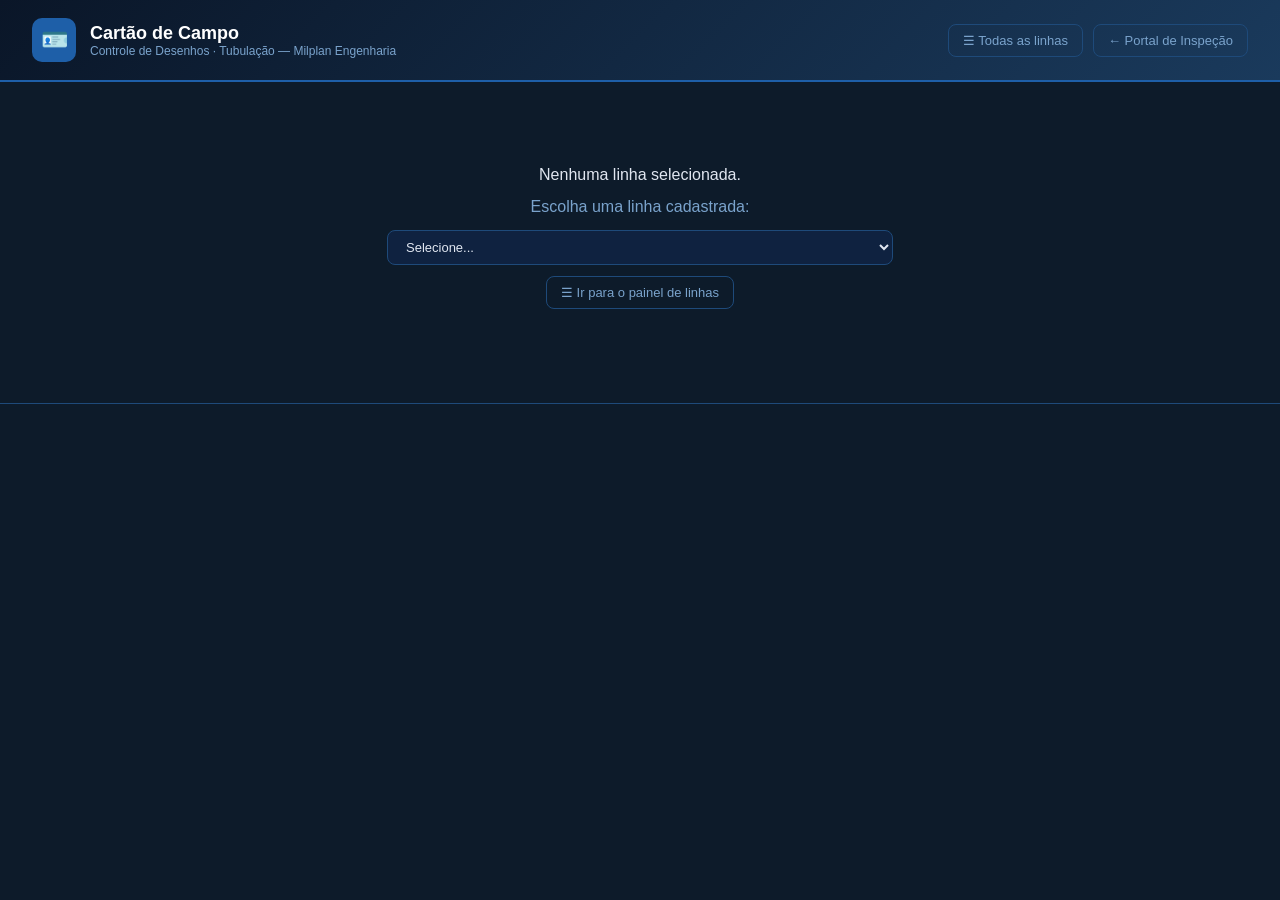
<file: cartao-campo.html>
<!DOCTYPE html>
<html lang="pt-BR">
<head>
<meta charset="UTF-8">
<meta name="viewport" content="width=device-width, initial-scale=1.0">
<title>Cartão de Campo · Controle de Desenhos</title>
<script src="store.js"></script>
<style>
  * { box-sizing: border-box; margin: 0; padding: 0; }
  body { font-family: 'Segoe UI', Arial, sans-serif; background: #0d1b2a; color: #e0e6f0; min-height: 100vh; }

  header {
    background: linear-gradient(135deg, #0a1628 0%, #1a3a5c 100%);
    border-bottom: 2px solid #1e5fa8;
    padding: 18px 32px;
    display: flex; align-items: center; justify-content: space-between;
    flex-wrap: wrap; gap: 12px;
  }
  .logo { display: flex; align-items: center; gap: 14px; }
  .logo-icon { width: 44px; height: 44px; background: #1e5fa8; border-radius: 10px; display: flex; align-items: center; justify-content: center; font-size: 22px; }
  .logo-text h1 { font-size: 18px; font-weight: 700; color: #fff; }
  .logo-text p { font-size: 12px; color: #7aa3cc; }
  .nav-links { display: flex; gap: 10px; flex-wrap: wrap; }
  .nav-link {
    color: #7aa3cc; font-size: 13px; text-decoration: none;
    border: 1px solid #1e4a7a; padding: 8px 14px; border-radius: 8px;
    transition: all 0.2s;
  }
  .nav-link:hover { color: #e0e6f0; border-color: #3a8fd4; }

  .wrap { max-width: 1280px; margin: 0 auto; padding: 24px 28px; }

  .doc-card {
    background: #0f2240; border: 1px solid #1e4a7a; border-radius: 12px;
    padding: 18px 22px; margin-bottom: 20px;
    display: grid; grid-template-columns: repeat(auto-fit, minmax(200px, 1fr));
    gap: 12px 24px;
  }
  .doc-card div span.l { display: block; font-size: 11px; color: #7aa3cc; text-transform: uppercase; letter-spacing: 0.5px; margin-bottom: 3px; }
  .doc-card div span.v { font-size: 14px; color: #e0e6f0; font-weight: 600; }
  .doc-card div span.v.mono { font-family: 'Courier New', monospace; }

  .hold-banner {
    background: #2a1a00; border: 1px solid #5a3800; color: #f0a030;
    border-radius: 10px; padding: 12px 16px; font-size: 13px;
    margin-bottom: 20px; display: flex; gap: 10px; align-items: flex-start;
  }
  .hold-banner b { color: #fff; }

  .map-panel {
    background: #0f2240; border: 1px solid #1e4a7a; border-radius: 12px;
    padding: 16px 18px; margin-bottom: 20px;
  }
  .map-title { font-size: 13px; color: #7aa3cc; text-transform: uppercase; letter-spacing: 0.5px; margin-bottom: 10px; font-weight: 600; }
  .legend { display: flex; gap: 16px; flex-wrap: wrap; margin-bottom: 12px; font-size: 12px; color: #c8d8ec; }
  .legend span { display: inline-flex; align-items: center; gap: 6px; }
  .legend i { width: 11px; height: 11px; border-radius: 3px; display: inline-block; }
  .strip { display: flex; flex-wrap: wrap; gap: 3px; }
  .strip-block { width: 15px; height: 15px; border-radius: 3px; cursor: pointer; flex-shrink: 0; transition: transform .1s; }
  .strip-block:hover { transform: scale(1.35); }

  .kpi-row {
    display: grid; grid-template-columns: repeat(auto-fit, minmax(150px, 1fr));
    gap: 14px; margin-bottom: 20px;
  }
  .kpi { background: #0f2240; border: 1px solid #1e4a7a; border-radius: 12px; padding: 16px 18px; }
  .kpi-label { font-size: 11px; color: #7aa3cc; text-transform: uppercase; letter-spacing: 0.5px; margin-bottom: 6px; }
  .kpi-value { font-size: 26px; font-weight: 700; }
  .kpi-value.blue { color: #4da3e8; }
  .kpi-value.green { color: #4caf82; }
  .kpi-value.amber { color: #f0a030; }
  .kpi-value.red { color: #e05a5a; }
  .kpi-value.gray { color: #7aa3cc; }

  .progress-bar { height: 6px; background: #0a1628; border-radius: 4px; overflow: hidden; margin-top: 8px; }
  .progress-bar i { display: block; height: 100%; background: #4caf82; transition: width 0.3s; }

  .toolbar { display: flex; gap: 10px; flex-wrap: wrap; margin-bottom: 18px; align-items: center; }
  input[type="text"], select, textarea {
    background: #0f2240; border: 1px solid #1e4a7a; color: #e0e6f0;
    padding: 8px 12px; border-radius: 8px; font-size: 13px; font-family: inherit;
  }
  input[type="text"]:focus, select:focus, textarea:focus { outline: none; border-color: #3a8fd4; }
  #search { min-width: 220px; flex: 1; }

  .btn {
    background: #1e5fa8; color: #fff; border: none;
    padding: 9px 16px; border-radius: 8px; font-size: 13px;
    cursor: pointer; font-weight: 600; transition: background 0.2s;
  }
  .btn:hover { background: #2673c2; }
  .btn.ghost { background: transparent; border: 1px solid #1e4a7a; color: #7aa3cc; }
  .btn.ghost:hover { border-color: #3a8fd4; color: #e0e6f0; }

  .panel {
    background: #0f2240; border: 1px solid #1e4a7a; border-radius: 12px;
    padding: 16px 18px; margin-bottom: 20px; display: none;
  }
  .panel.open { display: block; }
  .panel h3 { font-size: 13px; color: #7aa3cc; text-transform: uppercase; letter-spacing: 0.5px; margin-bottom: 12px; }
  .panel-row { display: flex; gap: 10px; flex-wrap: wrap; align-items: center; margin-bottom: 10px; }
  .panel textarea { width: 100%; min-height: 90px; resize: vertical; }
  .panel small { color: #5a7ca0; display: block; margin-top: 4px; }

  .section-title { font-size: 14px; color: #7aa3cc; text-transform: uppercase; letter-spacing: 0.7px; margin: 22px 0 14px; font-weight: 600; }

  .cards-grid { display: grid; grid-template-columns: repeat(auto-fill, minmax(230px, 1fr)); gap: 14px; }
  .card {
    background: #0f2240; border: 1px solid #1e4a7a; border-radius: 14px;
    padding: 14px 16px; position: relative; border-left: 5px solid #3a5a7a;
    transition: border-color 0.2s, outline .2s;
  }
  .card.st-pendente { border-left-color: #5a6a80; }
  .card.st-liberado { border-left-color: #1e5fa8; }
  .card.st-aprovado { border-left-color: #2a7a5a; }
  .card.st-reprovado { border-left-color: #a83a3a; }
  .card.flash { outline: 2px solid #4da3e8; }

  .card-top { display: flex; justify-content: space-between; align-items: flex-start; margin-bottom: 8px; }
  .card-id { font-family: 'Courier New', monospace; font-size: 14px; font-weight: 700; color: #fff; word-break: break-all; }
  .card-meta { font-size: 11px; color: #7aa3cc; margin-top: 2px; }
  .card-del { background: none; border: none; color: #4a5a70; cursor: pointer; font-size: 14px; padding: 2px 4px; }
  .card-del:hover { color: #e05a5a; }

  .status-pill {
    display: block; width: 100%; text-align: center;
    padding: 7px 0; border-radius: 20px; font-size: 12px; font-weight: 700;
    border: none; cursor: pointer; margin: 10px 0; letter-spacing: 0.3px;
  }
  .status-pill.st-pendente { background: #1a2233; color: #7aa3cc; }
  .status-pill.st-liberado { background: #0a1f3a; color: #4da3e8; }
  .status-pill.st-aprovado { background: #0d3320; color: #4caf82; }
  .status-pill.st-reprovado { background: #2a0d0d; color: #e05a5a; }

  .card-field { margin-bottom: 8px; }
  .card-field label { display: block; font-size: 10px; color: #5a7ca0; text-transform: uppercase; margin-bottom: 3px; }
  .card-field input, .card-field textarea { width: 100%; padding: 6px 8px; font-size: 12px; background: #0a1628; }
  .card-field textarea { min-height: 44px; resize: vertical; }

  .empty-state { text-align: center; padding: 48px; color: #7aa3cc; grid-column: 1 / -1; }

  footer { text-align: center; padding: 24px; color: #3a5a7a; font-size: 12px; border-top: 1px solid #1e4a7a; margin-top: 30px; }

  @media print {
    header, .toolbar, .panel, .card-del, footer, .btn { display: none !important; }
    body { background: #fff; color: #000; }
    .card, .doc-card, .kpi, .map-panel { border-color: #999 !important; background: #fff !important; }
    .card-id, .card-meta, .kpi-value, .doc-card span.v { color: #000 !important; }
    .cards-grid { grid-template-columns: repeat(3, 1fr); }
  }
</style>
</head>
<body>

<header>
  <div class="logo">
    <div class="logo-icon">🪪</div>
    <div class="logo-text">
      <h1 id="page-title">Cartão de Campo</h1>
      <p>Controle de Desenhos · Tubulação — Milplan Engenharia</p>
    </div>
  </div>
  <div class="nav-links">
    <a class="nav-link" href="linhas.html">☰ Todas as linhas</a>
    <a class="nav-link" href="index.html">← Portal de Inspeção</a>
  </div>
</header>

<div class="wrap" id="app"></div>

<footer id="page-footer"></footer>

<script>
const params = new URLSearchParams(window.location.search);
const docId = params.get('doc');

seedSecondLine();

let linha = docId ? getLinha(docId) : null;

if (linha) { renderApp(); } else { renderEmptyState(); }

function renderEmptyState() {
  const linhas = loadLinhas();
  document.getElementById('app').innerHTML = `
    <div class="empty-state" style="padding-top:60px">
      <p style="font-size:16px;color:#e0e6f0;margin-bottom:14px">${docId ? 'Linha "' + docId + '" não encontrada.' : 'Nenhuma linha selecionada.'}</p>
      ${linhas.length ? `
        <p style="margin-bottom:14px">Escolha uma linha cadastrada:</p>
        <select id="jump" style="background:#0f2240;border:1px solid #1e4a7a;color:#e0e6f0;padding:8px 14px;border-radius:8px">
          <option value="">Selecione...</option>
          ${linhas.map(l => `<option value="${l.id}">${l.id}${l.isometrico ? ' — ' + l.isometrico : ''}</option>`).join('')}
        </select>
      ` : '<p>Cadastre a primeira linha no painel geral.</p>'}
      <p style="margin-top:18px"><a class="nav-link" href="linhas.html">☰ Ir para o painel de linhas</a></p>
    </div>`;
  const jump = document.getElementById('jump');
  if (jump) jump.addEventListener('change', e => {
    if (e.target.value) window.location.href = 'cartao-campo.html?doc=' + encodeURIComponent(e.target.value);
  });
}

function renderApp() {
document.getElementById('page-title').textContent = 'Cartão de Campo — ' + (linha.isometrico || linha.id);
document.getElementById('page-footer').innerHTML =
  `Cartão de Campo · Portal de Inspeção de Qualidade · Milplan Engenharia<br>
   Linha ${linha.id}${linha.revisao ? ' Rev.' + linha.revisao : ''} — confira a lista de spools contra a lista oficial de materiais antes do uso em campo. Dados salvos apenas neste navegador.`;

document.getElementById('app').innerHTML = `
  <div class="doc-card">
    <div><span class="l">Documento</span><span class="v mono">${linha.id}</span></div>
    <div><span class="l">Revisão</span><span class="v">${linha.revisao || '—'}</span></div>
    <div><span class="l">Isométrico</span><span class="v mono">${linha.isometrico || '—'}</span></div>
    <div><span class="l">Título / Projeto</span><span class="v">${linha.titulo || '—'}</span></div>
    <div><span class="l">CWA</span><span class="v">${linha.cwa || '—'}</span></div>
    <div><span class="l">Folhas</span><span class="v">${linha.folhas || '—'}</span></div>
    <div><button class="btn ghost" onclick="togglePanel('panel-edit')">✏️ Editar dados da linha</button></div>
  </div>

  <div class="panel" id="panel-edit">
    <h3>Editar dados da linha</h3>
    <div class="panel-row">
      <input type="text" id="edit-cwa" placeholder="CWA / área" value="${escAttr(linha.cwa)}">
      <input type="text" id="edit-iso" placeholder="Isométrico" value="${escAttr(linha.isometrico)}">
      <input type="text" id="edit-titulo" placeholder="Título / Projeto" value="${escAttr(linha.titulo)}" style="min-width:220px">
      <input type="text" id="edit-rev" placeholder="Revisão" value="${escAttr(linha.revisao)}" style="max-width:100px">
      <input type="text" id="edit-folhas" placeholder="Folhas" value="${escAttr(linha.folhas)}" style="max-width:100px">
    </div>
    <div class="panel-row" style="width:100%">
      <textarea id="edit-hold" placeholder="Nota de HOLD (deixe em branco se não houver)" style="width:100%">${(linha.holdNota||'').replace(/</g,'&lt;')}</textarea>
    </div>
    <button class="btn" onclick="saveLineMeta()">Salvar</button>
  </div>

  ${linha.holdNota ? `<div class="hold-banner"><span>⚠️</span><div><b>Atenção:</b> ${linha.holdNota}</div></div>` : ''}

  <div class="map-panel">
    <div class="map-title">Mapa visual da linha (1 bloco = 1 spool, na ordem do isométrico)</div>
    <div class="legend">
      <span><i style="background:${STATUS_COLOR.pendente}"></i> Pendente</span>
      <span><i style="background:${STATUS_COLOR.liberado}"></i> Liberado</span>
      <span><i style="background:${STATUS_COLOR.aprovado}"></i> Aprovado</span>
      <span><i style="background:${STATUS_COLOR.reprovado}"></i> Reprovado</span>
    </div>
    <div class="strip" id="line-map"></div>
  </div>

  <div class="kpi-row">
    <div class="kpi"><div class="kpi-label">Total de Spools</div><div class="kpi-value blue" id="kpi-total">0</div></div>
    <div class="kpi"><div class="kpi-label">✅ Aprovados</div><div class="kpi-value green" id="kpi-aprovado">0</div></div>
    <div class="kpi"><div class="kpi-label">🔄 Liberados</div><div class="kpi-value blue" id="kpi-liberado">0</div></div>
    <div class="kpi"><div class="kpi-label">⏳ Pendentes</div><div class="kpi-value gray" id="kpi-pendente">0</div></div>
    <div class="kpi"><div class="kpi-label">❌ Reprovados</div><div class="kpi-value red" id="kpi-reprovado">0</div></div>
    <div class="kpi">
      <div class="kpi-label">Progresso</div>
      <div class="kpi-value green" id="kpi-pct">0%</div>
      <div class="progress-bar"><i id="progress-fill" style="width:0%"></i></div>
    </div>
  </div>

  <div class="toolbar">
    <input type="text" id="search" placeholder="🔍 Buscar spool...">
    <select id="filter-folha"><option value="">📄 Todas as folhas</option></select>
    <select id="filter-status">
      <option value="">📋 Todos os status</option>
      <option value="pendente">⏳ Pendente</option>
      <option value="liberado">🔄 Liberado</option>
      <option value="aprovado">✅ Aprovado</option>
      <option value="reprovado">❌ Reprovado</option>
    </select>
    <button class="btn ghost" onclick="togglePanel('panel-add')">➕ Adicionar spool</button>
    <button class="btn ghost" onclick="togglePanel('panel-import')">📋 Importar lista</button>
    <button class="btn ghost" onclick="exportCSV()">⬇️ Exportar CSV</button>
    <button class="btn ghost" onclick="window.print()">🖨️ Imprimir</button>
  </div>

  <div class="panel" id="panel-add">
    <h3>Adicionar spool manualmente</h3>
    <div class="panel-row">
      <input type="text" id="add-id" placeholder="Nº do spool (ex: SP-0416-00062-059)">
      <input type="text" id="add-folha" placeholder="Folha (ex: 6/6)" style="max-width:120px">
      <input type="text" id="add-dn" placeholder="DN (ex: 22&quot;)" style="max-width:100px">
      <button class="btn" onclick="addSpool()">Adicionar</button>
    </div>
  </div>

  <div class="panel" id="panel-import">
    <h3>Importar lista (colar do Excel/lista de materiais)</h3>
    <div class="panel-row"><textarea id="import-text" placeholder="Uma linha por spool: ID;Folha;DN&#10;Ex: SP-0416-00062-059;6/6;22&quot;"></textarea></div>
    <div class="panel-row">
      <button class="btn" onclick="importSpools()">Importar</button>
      <small>Formato: <code>ID;Folha;DN</code> — Folha e DN são opcionais.</small>
    </div>
  </div>

  <div class="section-title">Spools do isométrico</div>
  <div class="cards-grid" id="cards-grid"></div>
`;

document.getElementById('line-map').addEventListener('click', e => {
  const b = e.target.closest('.strip-block');
  if (!b) return;
  const card = document.getElementById('card-' + CSS.escape(b.dataset.id));
  if (!card) return;
  card.scrollIntoView({ behavior: 'smooth', block: 'center' });
  card.classList.add('flash');
  setTimeout(() => card.classList.remove('flash'), 1200);
});

document.getElementById('search').addEventListener('input', render);
document.getElementById('filter-folha').addEventListener('change', render);
document.getElementById('filter-status').addEventListener('change', render);

buildFilters();
render();
}

function persist() { upsertLinha(linha); }

function saveLineMeta() {
  linha.cwa = document.getElementById('edit-cwa').value.trim();
  linha.isometrico = document.getElementById('edit-iso').value.trim();
  linha.titulo = document.getElementById('edit-titulo').value.trim();
  linha.revisao = document.getElementById('edit-rev').value.trim();
  linha.folhas = document.getElementById('edit-folhas').value.trim();
  linha.holdNota = document.getElementById('edit-hold').value.trim();
  persist();
  renderApp();
}

function togglePanel(id) { document.getElementById(id).classList.toggle('open'); }

function addSpool() {
  const id = document.getElementById('add-id').value.trim();
  if (!id) return;
  const folha = document.getElementById('add-folha').value.trim();
  const dn = document.getElementById('add-dn').value.trim();
  linha.spools.push({ id, folha, dn, status: 'pendente', inspetor: '', obs: '', updatedAt: '' });
  document.getElementById('add-id').value = '';
  document.getElementById('add-folha').value = '';
  document.getElementById('add-dn').value = '';
  persist(); buildFilters(); render();
}

function importSpools() {
  const text = document.getElementById('import-text').value;
  const lines = text.split('\n').map(l => l.trim()).filter(Boolean);
  let added = 0;
  lines.forEach(line => {
    const [id, folha, dn] = line.split(';').map(s => (s||'').trim());
    if (!id) return;
    if (linha.spools.some(s => s.id === id)) return;
    linha.spools.push({ id, folha: folha||'', dn: dn||'', status: 'pendente', inspetor: '', obs: '', updatedAt: '' });
    added++;
  });
  document.getElementById('import-text').value = '';
  persist(); buildFilters(); render();
  alert(`${added} spool(s) importado(s).`);
}

function removeSpool(id) {
  if (!confirm(`Remover ${id} da lista?`)) return;
  linha.spools = linha.spools.filter(s => s.id !== id);
  persist(); buildFilters(); render();
}

function cycleStatus(id) {
  const s = linha.spools.find(s => s.id === id);
  if (!s) return;
  const idx = STATUS_CYCLE.indexOf(s.status);
  s.status = STATUS_CYCLE[(idx + 1) % STATUS_CYCLE.length];
  s.updatedAt = new Date().toISOString().split('T')[0];
  persist(); render();
}

function updateField(id, field, value) {
  const s = linha.spools.find(s => s.id === id);
  if (!s) return;
  s[field] = value;
  if (field !== 'obs') s.updatedAt = new Date().toISOString().split('T')[0];
  persist(); updateKPIs();
}

function buildFilters() {
  const folhas = [...new Set(linha.spools.map(s => s.folha).filter(Boolean))].sort();
  const sel = document.getElementById('filter-folha');
  const current = sel.value;
  sel.innerHTML = '<option value="">📄 Todas as folhas</option>';
  folhas.forEach(f => sel.innerHTML += `<option value="${f}">Folha ${f}</option>`);
  sel.value = current;
}

function updateKPIs() {
  const st = lineStats(linha);
  document.getElementById('kpi-total').textContent = st.total;
  document.getElementById('kpi-aprovado').textContent = st.aprovado;
  document.getElementById('kpi-liberado').textContent = st.liberado;
  document.getElementById('kpi-pendente').textContent = st.pendente;
  document.getElementById('kpi-reprovado').textContent = st.reprovado;
  document.getElementById('kpi-pct').textContent = st.pct + '%';
  document.getElementById('progress-fill').style.width = st.pct + '%';
}

function renderMap() {
  const map = document.getElementById('line-map');
  if (!linha.spools.length) { map.innerHTML = '<span style="font-size:12px;color:#5a7ca0">Nenhum spool importado ainda.</span>'; return; }
  map.innerHTML = linha.spools.map(s =>
    `<span class="strip-block" style="background:${STATUS_COLOR[s.status]}" title="${s.id} — ${STATUS_LABEL[s.status]}" data-id="${s.id}"></span>`
  ).join('');
}

function render() {
  updateKPIs();
  renderMap();
  const search = document.getElementById('search').value.toLowerCase();
  const fFolha = document.getElementById('filter-folha').value;
  const fStatus = document.getElementById('filter-status').value;

  const filtered = linha.spools.filter(s => {
    if (search && !s.id.toLowerCase().includes(search)) return false;
    if (fFolha && s.folha !== fFolha) return false;
    if (fStatus && s.status !== fStatus) return false;
    return true;
  });

  const grid = document.getElementById('cards-grid');
  if (!filtered.length) {
    grid.innerHTML = '<div class="empty-state">Nenhum spool encontrado. Use "Adicionar spool" ou "Importar lista" acima.</div>';
    return;
  }

  grid.innerHTML = filtered.map(s => `
    <div class="card st-${s.status}" id="card-${CSS.escape(s.id)}">
      <div class="card-top">
        <div>
          <div class="card-id">${s.id}</div>
          <div class="card-meta">${s.folha ? 'Folha ' + s.folha : ''}${s.dn ? ' · DN ' + s.dn : ''}</div>
        </div>
        <button class="card-del" onclick="removeSpool('${s.id}')" title="Remover">✕</button>
      </div>
      <button class="status-pill st-${s.status}" onclick="cycleStatus('${s.id}')">${STATUS_LABEL[s.status]}</button>
      <div class="card-field">
        <label>Inspetor</label>
        <input type="text" value="${escAttr(s.inspetor)}" placeholder="Rubrica / nome" onchange="updateField('${s.id}','inspetor',this.value)">
      </div>
      <div class="card-field">
        <label>Observação</label>
        <textarea placeholder="Ex: aguardando END, junta 4 reprovada..." onchange="updateField('${s.id}','obs',this.value)">${s.obs}</textarea>
      </div>
      ${s.updatedAt ? `<div class="card-meta">Atualizado: ${s.updatedAt}</div>` : ''}
    </div>
  `).join('');
}

function exportCSV() {
  const header = 'ID;Folha;DN;Status;Inspetor;Observacao;Atualizado\n';
  const rows = linha.spools.map(s => [s.id, s.folha, s.dn, STATUS_LABEL[s.status], s.inspetor, s.obs, s.updatedAt]
    .map(v => `"${(v||'').toString().replace(/"/g,'""')}"`).join(';')).join('\n');
  const blob = new Blob(['﻿' + header + rows], { type: 'text/csv;charset=utf-8;' });
  const url = URL.createObjectURL(blob);
  const a = document.createElement('a');
  a.href = url;
  a.download = `cartao-campo-${linha.id}.csv`;
  document.body.appendChild(a);
  a.click();
  document.body.removeChild(a);
  URL.revokeObjectURL(url);
}

</script>
</body>
</html>
</file>
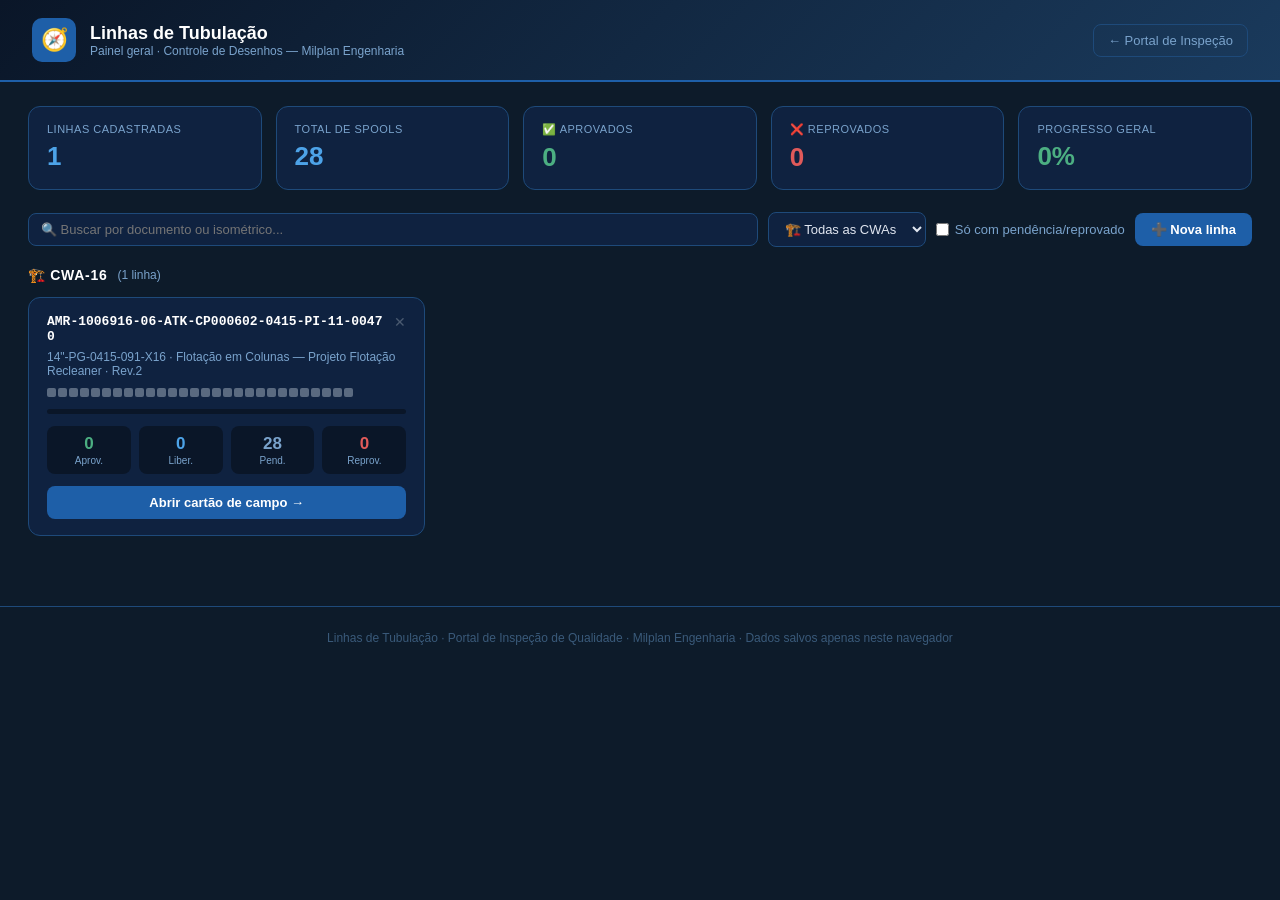
<file: linhas.html>
<!DOCTYPE html>
<html lang="pt-BR">
<head>
<meta charset="UTF-8">
<meta name="viewport" content="width=device-width, initial-scale=1.0">
<title>Linhas de Tubulação · Controle de Desenhos</title>
<script src="store.js"></script>
<style>
  * { box-sizing: border-box; margin: 0; padding: 0; }
  body { font-family: 'Segoe UI', Arial, sans-serif; background: #0d1b2a; color: #e0e6f0; min-height: 100vh; }

  header {
    background: linear-gradient(135deg, #0a1628 0%, #1a3a5c 100%);
    border-bottom: 2px solid #1e5fa8;
    padding: 18px 32px;
    display: flex; align-items: center; justify-content: space-between;
    flex-wrap: wrap; gap: 12px;
  }
  .logo { display: flex; align-items: center; gap: 14px; }
  .logo-icon { width: 44px; height: 44px; background: #1e5fa8; border-radius: 10px; display: flex; align-items: center; justify-content: center; font-size: 22px; }
  .logo-text h1 { font-size: 18px; font-weight: 700; color: #fff; }
  .logo-text p { font-size: 12px; color: #7aa3cc; }
  .nav-link {
    color: #7aa3cc; font-size: 13px; text-decoration: none;
    border: 1px solid #1e4a7a; padding: 8px 14px; border-radius: 8px;
    transition: all 0.2s;
  }
  .nav-link:hover { color: #e0e6f0; border-color: #3a8fd4; }

  .wrap { max-width: 1280px; margin: 0 auto; padding: 24px 28px; }

  .kpi-row {
    display: grid; grid-template-columns: repeat(auto-fit, minmax(150px, 1fr));
    gap: 14px; margin-bottom: 22px;
  }
  .kpi { background: #0f2240; border: 1px solid #1e4a7a; border-radius: 12px; padding: 16px 18px; }
  .kpi-label { font-size: 11px; color: #7aa3cc; text-transform: uppercase; letter-spacing: 0.5px; margin-bottom: 6px; }
  .kpi-value { font-size: 26px; font-weight: 700; }
  .kpi-value.blue { color: #4da3e8; }
  .kpi-value.green { color: #4caf82; }
  .kpi-value.red { color: #e05a5a; }
  .kpi-value.gray { color: #7aa3cc; }

  .toolbar { display: flex; gap: 10px; flex-wrap: wrap; margin-bottom: 20px; align-items: center; }
  input[type="text"], select, textarea {
    background: #0f2240; border: 1px solid #1e4a7a; color: #e0e6f0;
    padding: 8px 12px; border-radius: 8px; font-size: 13px; font-family: inherit;
  }
  input[type="text"]:focus, select:focus, textarea:focus { outline: none; border-color: #3a8fd4; }
  #search { min-width: 220px; flex: 1; }

  .btn {
    background: #1e5fa8; color: #fff; border: none;
    padding: 9px 16px; border-radius: 8px; font-size: 13px;
    cursor: pointer; font-weight: 600; transition: background 0.2s;
  }
  .btn:hover { background: #2673c2; }
  .btn.ghost { background: transparent; border: 1px solid #1e4a7a; color: #7aa3cc; }
  .btn.ghost:hover { border-color: #3a8fd4; color: #e0e6f0; }
  .checkbox-label { display: flex; align-items: center; gap: 6px; font-size: 13px; color: #7aa3cc; cursor: pointer; }

  .panel {
    background: #0f2240; border: 1px solid #1e4a7a; border-radius: 12px;
    padding: 16px 18px; margin-bottom: 20px; display: none;
  }
  .panel.open { display: block; }
  .panel h3 { font-size: 13px; color: #7aa3cc; text-transform: uppercase; letter-spacing: 0.5px; margin-bottom: 12px; }
  .panel-grid { display: grid; grid-template-columns: repeat(auto-fit, minmax(180px, 1fr)); gap: 10px; margin-bottom: 12px; }
  .panel-grid input { width: 100%; }
  .panel small { color: #5a7ca0; display: block; margin-top: 4px; }

  .cwa-group { margin-bottom: 30px; }
  .cwa-title {
    font-size: 14px; color: #fff; text-transform: uppercase; letter-spacing: 0.7px;
    margin-bottom: 14px; font-weight: 700; display: flex; align-items: center; gap: 10px;
  }
  .cwa-title .count { font-size: 12px; color: #7aa3cc; font-weight: 400; text-transform: none; letter-spacing: 0; }

  .lines-grid { display: grid; grid-template-columns: repeat(auto-fill, minmax(300px, 1fr)); gap: 16px; }
  .line-card {
    background: #0f2240; border: 1px solid #1e4a7a; border-radius: 12px;
    padding: 16px 18px; transition: border-color 0.2s;
  }
  .line-card:hover { border-color: #3a8fd4; }
  .line-top { display: flex; justify-content: space-between; align-items: flex-start; margin-bottom: 6px; }
  .line-id { font-family: 'Courier New', monospace; font-size: 13px; font-weight: 700; color: #fff; word-break: break-all; }
  .line-del { background: none; border: none; color: #4a5a70; cursor: pointer; font-size: 14px; padding: 0 0 0 8px; flex-shrink: 0; }
  .line-del:hover { color: #e05a5a; }
  .line-meta { font-size: 12px; color: #7aa3cc; margin-bottom: 10px; }

  .strip { display: flex; flex-wrap: wrap; gap: 2px; margin-bottom: 12px; }
  .strip-block { width: 9px; height: 9px; border-radius: 2px; flex-shrink: 0; }

  .line-stats { display: flex; gap: 8px; margin-bottom: 12px; }
  .stat-box { flex: 1; background: #0a1628; border-radius: 8px; padding: 8px; text-align: center; }
  .stat-box .n { font-size: 17px; font-weight: 700; }
  .stat-box .l { font-size: 10px; color: #7aa3cc; margin-top: 1px; }
  .stat-box.green .n { color: #4caf82; }
  .stat-box.blue .n { color: #4da3e8; }
  .stat-box.gray .n { color: #7aa3cc; }
  .stat-box.red .n { color: #e05a5a; }

  .progress-bar { height: 5px; background: #0a1628; border-radius: 3px; overflow: hidden; margin-bottom: 12px; }
  .progress-bar i { display: block; height: 100%; background: #4caf82; }

  .line-open {
    display: block; text-align: center; background: #1e5fa8; color: #fff;
    text-decoration: none; padding: 9px 0; border-radius: 8px; font-size: 13px; font-weight: 600;
  }
  .line-open:hover { background: #2673c2; }

  .empty-state { text-align: center; padding: 48px; color: #7aa3cc; }
  .empty-state p { margin-top: 8px; font-size: 13px; }

  footer { text-align: center; padding: 24px; color: #3a5a7a; font-size: 12px; border-top: 1px solid #1e4a7a; margin-top: 16px; }
</style>
</head>
<body>

<header>
  <div class="logo">
    <div class="logo-icon">🧭</div>
    <div class="logo-text">
      <h1>Linhas de Tubulação</h1>
      <p>Painel geral · Controle de Desenhos — Milplan Engenharia</p>
    </div>
  </div>
  <a class="nav-link" href="index.html">← Portal de Inspeção</a>
</header>

<div class="wrap">

  <div class="kpi-row">
    <div class="kpi"><div class="kpi-label">Linhas cadastradas</div><div class="kpi-value blue" id="kpi-linhas">0</div></div>
    <div class="kpi"><div class="kpi-label">Total de spools</div><div class="kpi-value blue" id="kpi-spools">0</div></div>
    <div class="kpi"><div class="kpi-label">✅ Aprovados</div><div class="kpi-value green" id="kpi-aprovados">0</div></div>
    <div class="kpi"><div class="kpi-label">❌ Reprovados</div><div class="kpi-value red" id="kpi-reprovados">0</div></div>
    <div class="kpi"><div class="kpi-label">Progresso geral</div><div class="kpi-value green" id="kpi-pct">0%</div></div>
  </div>

  <div class="toolbar">
    <input type="text" id="search" placeholder="🔍 Buscar por documento ou isométrico...">
    <select id="filter-cwa"><option value="">🏗️ Todas as CWAs</option></select>
    <label class="checkbox-label"><input type="checkbox" id="filter-pending"> Só com pendência/reprovado</label>
    <button class="btn" onclick="togglePanel()">➕ Nova linha</button>
    <button class="btn ghost" id="btn-clean-legacy" onclick="cleanupLegacyDemos()" style="display:none">🧹 Remover exemplos antigos</button>
  </div>

  <div class="panel" id="panel-new">
    <h3>Cadastrar nova linha (a partir de um isométrico recebido)</h3>
    <div class="panel-grid">
      <input type="text" id="new-id" placeholder="Nº do documento *">
      <input type="text" id="new-cwa" placeholder="CWA / área *">
      <input type="text" id="new-iso" placeholder="Isométrico (ex: 22&quot;-PP-0416-...)">
      <input type="text" id="new-titulo" placeholder="Título / projeto">
      <input type="text" id="new-rev" placeholder="Revisão">
      <input type="text" id="new-folhas" placeholder="Nº de folhas">
    </div>
    <button class="btn" onclick="createLine()">Criar e abrir cartão de campo</button>
    <small>Depois de criar, você importa a lista de spools direto na tela do cartão de campo.</small>
  </div>

  <div id="groups"></div>

</div>

<footer>Linhas de Tubulação · Portal de Inspeção de Qualidade · Milplan Engenharia · Dados salvos apenas neste navegador</footer>

<script>
seedSecondLine();

function togglePanel() { document.getElementById('panel-new').classList.toggle('open'); }

function createLine() {
  const id = document.getElementById('new-id').value.trim();
  if (!id) { alert('Informe o número do documento.'); return; }
  if (getLinha(id)) { alert('Já existe uma linha cadastrada com esse número de documento. Abra ela na lista abaixo.'); return; }
  const cwa = document.getElementById('new-cwa').value.trim() || 'Sem CWA definida';
  const isometrico = document.getElementById('new-iso').value.trim();
  const titulo = document.getElementById('new-titulo').value.trim();
  const revisao = document.getElementById('new-rev').value.trim();
  const folhas = document.getElementById('new-folhas').value.trim();
  upsertLinha({ id, cwa, isometrico, titulo, revisao, folhas, holdNota: '', spools: [] });
  window.location.href = 'cartao-campo.html?doc=' + encodeURIComponent(id);
}

function removeLine(id) {
  if (!confirm(`Remover a linha ${id} e todos os dados dela? Essa ação não pode ser desfeita.`)) return;
  deleteLinha(id);
  render();
}

// IDs de linhas de demonstração de versões anteriores desta ferramenta — não são cadastros reais
const LEGACY_DEMO_IDS = [
  'AMR-1006916-06-ATK-CP00-0416-PI-11-00062', // CWA-06, primeiro exemplo
  'AMR-1006916-05-ATK-CP00-0415-PI-11-00089', // CWA-05, exemplo fictício
];

function cleanupLegacyDemos() {
  const found = LEGACY_DEMO_IDS.filter(id => getLinha(id));
  if (!found.length) { alert('Nenhum exemplo antigo encontrado — já está limpo.'); render(); return; }
  if (!confirm(`Remover ${found.length} linha(s) de exemplo antiga(s)?\n\n${found.join('\n')}`)) return;
  found.forEach(deleteLinha);
  render();
}

function buildFilters(linhas) {
  const cwas = [...new Set(linhas.map(l => l.cwa || 'Sem CWA definida'))].sort();
  const sel = document.getElementById('filter-cwa');
  const current = sel.value;
  sel.innerHTML = '<option value="">🏗️ Todas as CWAs</option>';
  cwas.forEach(c => sel.innerHTML += `<option value="${c}">${c}</option>`);
  sel.value = current;
}

function renderStrip(spools) {
  return spools.map(s => `<span class="strip-block" style="background:${STATUS_COLOR[s.status]}"></span>`).join('');
}

function render() {
  const linhas = loadLinhas();
  buildFilters(linhas);
  document.getElementById('btn-clean-legacy').style.display = LEGACY_DEMO_IDS.some(id => getLinha(id)) ? '' : 'none';

  const search = document.getElementById('search').value.toLowerCase();
  const fCwa = document.getElementById('filter-cwa').value;
  const onlyPending = document.getElementById('filter-pending').checked;

  let allSpools = 0, allAprovado = 0, allReprovado = 0;
  linhas.forEach(l => {
    const st = lineStats(l);
    allSpools += st.total; allAprovado += st.aprovado; allReprovado += st.reprovado;
  });
  document.getElementById('kpi-linhas').textContent = linhas.length;
  document.getElementById('kpi-spools').textContent = allSpools;
  document.getElementById('kpi-aprovados').textContent = allAprovado;
  document.getElementById('kpi-reprovados').textContent = allReprovado;
  document.getElementById('kpi-pct').textContent = (allSpools ? Math.round(allAprovado / allSpools * 100) : 0) + '%';

  const filtered = linhas.filter(l => {
    if (search && !(l.id.toLowerCase().includes(search) || (l.isometrico||'').toLowerCase().includes(search))) return false;
    if (fCwa && (l.cwa || 'Sem CWA definida') !== fCwa) return false;
    if (onlyPending) {
      const st = lineStats(l);
      if (st.pendente === 0 && st.reprovado === 0) return false;
    }
    return true;
  });

  const groupsEl = document.getElementById('groups');
  if (!filtered.length) {
    groupsEl.innerHTML = '<div class="empty-state"><p>Nenhuma linha encontrada. Cadastre a primeira em "➕ Nova linha".</p></div>';
    return;
  }

  const byCwa = {};
  filtered.forEach(l => {
    const cwa = l.cwa || 'Sem CWA definida';
    (byCwa[cwa] = byCwa[cwa] || []).push(l);
  });

  groupsEl.innerHTML = Object.keys(byCwa).sort().map(cwa => {
    const lines = byCwa[cwa];
    return `
      <div class="cwa-group">
        <div class="cwa-title">🏗️ ${cwa} <span class="count">(${lines.length} linha${lines.length>1?'s':''})</span></div>
        <div class="lines-grid">
          ${lines.map(l => {
            const st = lineStats(l);
            return `
              <div class="line-card">
                <div class="line-top">
                  <div class="line-id">${l.id}</div>
                  <button class="line-del" onclick="removeLine('${l.id}')" title="Remover">✕</button>
                </div>
                <div class="line-meta">${l.isometrico || '—'}${l.titulo ? ' · ' + l.titulo : ''}${l.revisao ? ' · Rev.' + l.revisao : ''}</div>
                <div class="strip">${st.total ? renderStrip(l.spools) : '<span style="font-size:11px;color:#5a7ca0">Nenhum spool importado ainda</span>'}</div>
                <div class="progress-bar"><i style="width:${st.pct}%"></i></div>
                <div class="line-stats">
                  <div class="stat-box green"><div class="n">${st.aprovado}</div><div class="l">Aprov.</div></div>
                  <div class="stat-box blue"><div class="n">${st.liberado}</div><div class="l">Liber.</div></div>
                  <div class="stat-box gray"><div class="n">${st.pendente}</div><div class="l">Pend.</div></div>
                  <div class="stat-box red"><div class="n">${st.reprovado}</div><div class="l">Reprov.</div></div>
                </div>
                <a class="line-open" href="cartao-campo.html?doc=${encodeURIComponent(l.id)}">Abrir cartão de campo →</a>
              </div>`;
          }).join('')}
        </div>
      </div>`;
  }).join('');
}

document.getElementById('search').addEventListener('input', render);
document.getElementById('filter-cwa').addEventListener('change', render);
document.getElementById('filter-pending').addEventListener('change', render);

render();
</script>
</body>
</html>
</file>
<file: recebimento/assets/base.css>
/* Nexum — Recebimento inteligente. Paleta: azul corporativo #0B2D5B, azul destaque #2D8CFF, azul claro #E6EEF7, cinza estrutural #4B5563. Tipografia: Montserrat. */
:root{
  --bg:#eef3f9; --surface:#ffffff; --surface-2:#e6eef7; --line:#cfdae8;
  --ink:#0f2340; --muted:#4b5563; --accent:#1f7ae8; --accent-ink:#ffffff; --hl:#2d8cff;
  --head:#0b2d5b; --head-ink:#ffffff; --head-line:rgba(255,255,255,.24);
  --ok:#0f766e; --ok-bg:#e1f5f2; --warn:#a15c07; --warn-bg:#fff3dc;
  --bad:#b42318; --bad-bg:#fdecea; --wait:#1d63c4; --wait-bg:#e6f0fd;
  --idle:#526070; --idle-bg:#edf1f6;
  --shadow:0 1px 2px rgba(11,45,91,.06),0 4px 14px rgba(11,45,91,.06);
  --shadow-h:0 2px 4px rgba(11,45,91,.08),0 10px 26px rgba(11,45,91,.12);
  --f-display:"Montserrat","Segoe UI",system-ui,-apple-system,sans-serif;
  --f-body:"Montserrat","Segoe UI",system-ui,-apple-system,sans-serif;
  --f-mono:"IBM Plex Mono",ui-monospace,Menlo,Consolas,monospace;
}
@media (prefers-color-scheme: dark){:root:not([data-theme="light"]){
  --bg:#071629; --surface:#0d223f; --surface-2:#132e54; --line:#1f3e68;
  --ink:#e6eef7; --muted:#a3b3c8; --accent:#2d8cff; --accent-ink:#ffffff; --hl:#7db8ff;
  --head:#061a35; --head-ink:#ffffff;
  --ok:#5fd4c4; --ok-bg:#0f3532; --warn:#f6c15b; --warn-bg:#3a2b0c;
  --bad:#ff8a7f; --bad-bg:#3d1714; --wait:#8cc1ff; --wait-bg:#12305a; --idle:#a8b5c6; --idle-bg:#18293f; --shadow:0 1px 2px rgba(0,0,0,.3),0 4px 14px rgba(0,0,0,.25); --shadow-h:0 2px 4px rgba(0,0,0,.35),0 10px 26px rgba(0,0,0,.35); color-scheme:dark}}
:root[data-theme="dark"]{
  --bg:#071629; --surface:#0d223f; --surface-2:#132e54; --line:#1f3e68;
  --ink:#e6eef7; --muted:#a3b3c8; --accent:#2d8cff; --accent-ink:#ffffff; --hl:#7db8ff;
  --head:#061a35; --head-ink:#ffffff;
  --ok:#5fd4c4; --ok-bg:#0f3532; --warn:#f6c15b; --warn-bg:#3a2b0c;
  --bad:#ff8a7f; --bad-bg:#3d1714; --wait:#8cc1ff; --wait-bg:#12305a; --idle:#a8b5c6; --idle-bg:#18293f; --shadow:0 1px 2px rgba(0,0,0,.3),0 4px 14px rgba(0,0,0,.25); --shadow-h:0 2px 4px rgba(0,0,0,.35),0 10px 26px rgba(0,0,0,.35); color-scheme:dark}
*{box-sizing:border-box}
html{-webkit-text-size-adjust:100%}
body{margin:0;background:var(--bg);color:var(--ink);font-family:var(--f-body);font-size:14.5px;line-height:1.5}
[hidden]{display:none!important}
body::before{content:"";position:fixed;inset:0 0 auto;height:env(safe-area-inset-top,0px);z-index:10;background:var(--head)}
.wrap{max-width:1080px;margin:0 auto;padding-left:max(16px,env(safe-area-inset-left,0px));padding-right:max(16px,env(safe-area-inset-right,0px))}
header.top{position:sticky;top:env(safe-area-inset-top,0px);z-index:5;background:var(--head);color:var(--head-ink)}
.hbar{display:flex;align-items:center;gap:12px;padding-block:12px 8px}
.hbar h1{font-family:var(--f-display);font-weight:700;font-size:1.35rem;letter-spacing:-.01em;margin:0;line-height:1.1}
.hbar small{display:block;font-family:var(--f-body);font-weight:500;font-size:.66rem;opacity:.75;letter-spacing:.08em;margin-top:4px;text-transform:uppercase}
.grow{flex:1;min-width:0}
.badge-demo{font:700 .62rem var(--f-body);letter-spacing:.08em;text-transform:uppercase;background:rgba(45,140,255,.22);color:#cfe3ff;border:1px solid rgba(125,184,255,.45);padding:3px 8px;border-radius:999px;white-space:nowrap}
.tabs{display:flex;gap:2px;overflow-x:auto;scrollbar-width:none}
.tab{flex:1 0 auto;background:none;border:0;color:var(--head-ink);opacity:.65;font:600 .8rem var(--f-body);letter-spacing:.06em;text-transform:uppercase;padding:10px 10px 11px;border-bottom:3px solid transparent;cursor:pointer;white-space:nowrap}
.tab[aria-selected="true"]{opacity:1;border-bottom-color:var(--accent)}
:focus-visible{outline:2px solid var(--accent);outline-offset:2px}
.btn{display:inline-flex;align-items:center;justify-content:center;gap:6px;border:1px solid var(--line);background:var(--surface);color:var(--ink);font:600 .88rem var(--f-body);padding:10px 16px;border-radius:10px;cursor:pointer;min-height:42px;text-decoration:none}
.btn.primary{background:var(--accent);border-color:var(--accent);color:var(--accent-ink)}
.btn.ghost{background:transparent}
.btn.danger{color:var(--bad);border-color:var(--bad);background:transparent}
.btn.small{min-height:34px;padding:6px 10px;font-size:.82rem}
.btn:disabled{opacity:.5;cursor:not-allowed}
.btn.onhead{background:transparent;color:var(--head-ink);border-color:var(--head-line)}
h2.sec{font-family:var(--f-display);font-weight:700;font-size:1.02rem;letter-spacing:-.005em;margin:24px 0 10px;text-wrap:balance;color:var(--ink)}
input,select,textarea{font:inherit;color:var(--ink);background:var(--surface);border:1px solid var(--line);border-radius:6px;padding:9px 10px;min-height:42px;width:100%}
textarea{min-height:70px}
.f{display:grid;gap:4px;min-width:0}
.f label,.lbl{font-size:.72rem;font-weight:600;text-transform:uppercase;letter-spacing:.06em;color:var(--muted)}
.code{font-family:var(--f-mono);font-size:.78rem;color:var(--muted);font-variant-numeric:tabular-nums}
.pill{display:inline-flex;align-items:center;gap:6px;font:600 .72rem/1.35 var(--f-body);padding:3px 10px 3px 8px;border-radius:999px;white-space:nowrap;background:var(--idle-bg);color:var(--idle)}
.pill::before{content:"";width:7px;height:7px;border-radius:50%;background:currentColor;flex:0 0 auto}
.pill.NF::before,.pill.ROM::before,.pill.plain::before{display:none}
.pill.NF,.pill.ROM{padding:2px 8px;border-radius:6px;font-size:.66rem;letter-spacing:.04em}
.pill.sem_acao{background:var(--idle-bg);color:var(--idle)} .pill.em_andamento{background:var(--wait-bg);color:var(--wait)}
.pill.cert_pendente{background:var(--warn-bg);color:var(--warn)} .pill.finalizado{background:var(--ok-bg);color:var(--ok)}
.pill.NF{background:var(--wait-bg);color:var(--wait)} .pill.ROM{background:var(--head);color:#fff}
.pill.bad{background:var(--bad-bg);color:var(--bad)} .pill.warn{background:var(--warn-bg);color:var(--warn)}
.empty{background:var(--surface);border:1px dashed var(--line);border-radius:8px;padding:26px 20px;text-align:center;color:var(--muted);display:grid;gap:10px;justify-items:center}
.empty strong{color:var(--ink)}
.notice{border-radius:6px;padding:10px 12px;font-size:.86rem;background:var(--warn-bg);color:var(--warn)}
.notice.bad{background:var(--bad-bg);color:var(--bad)}
.seg{display:flex;flex-wrap:wrap;gap:6px}
.seg button{flex:1 1 auto;border:1px solid var(--line);background:var(--surface);color:var(--ink);border-radius:6px;padding:8px 10px;font:500 .85rem var(--f-body);cursor:pointer;min-height:40px}
.seg button[aria-pressed="true"]{background:var(--ink);border-color:var(--ink);color:var(--bg)}
.seg button[aria-pressed="true"].C{background:var(--ok-bg);border-color:var(--ok);color:var(--ok)}
.seg button[aria-pressed="true"].NC{background:var(--bad-bg);border-color:var(--bad);color:var(--bad)}
.toast{position:fixed;left:50%;transform:translateX(-50%);bottom:calc(20px + env(safe-area-inset-bottom,0px));background:var(--ink);color:var(--bg);padding:10px 16px;border-radius:6px;font-size:.88rem;z-index:60;max-width:92%;text-align:center}
.toast.bad{background:var(--bad);color:#fff}
@media (prefers-reduced-motion:no-preference){.rise{animation:rise .18s ease-out}@keyframes rise{from{transform:translateY(16px);opacity:.6}}}

/* marca Nexum */
.nx-mark{width:34px;height:auto;flex:0 0 auto;display:block}
.wm{font-family:var(--f-display);font-weight:700;letter-spacing:-.02em;text-transform:none}
.wm-tag{color:var(--hl)}
.btn.primary{box-shadow:0 4px 14px rgba(31,122,232,.28)}
input,select,textarea{border-radius:8px}

/* ---------- componentes Nexum ---------- */
.ex{font:600 .62rem var(--f-body);letter-spacing:.06em;text-transform:uppercase;color:var(--muted);border:1px dashed var(--line);border-radius:5px;padding:1px 5px}
.ico{width:15px;height:15px;flex:0 0 auto;stroke:currentColor;fill:none;stroke-width:2;stroke-linecap:round;stroke-linejoin:round}
.fc{display:flex;gap:12px;align-items:flex-start;width:100%;text-align:left;font:inherit;color:inherit;cursor:pointer;background:var(--surface);border:1px solid var(--line);border-radius:14px;padding:14px 16px;box-shadow:var(--shadow);transition:box-shadow .15s,border-color .15s,transform .15s}
.fc:hover{box-shadow:var(--shadow-h);border-color:color-mix(in srgb,var(--accent) 35%,var(--line))}
.fc-l{flex:1;min-width:0;display:grid;gap:4px}
.fc-num{display:flex;align-items:center;gap:8px;flex-wrap:wrap;font-weight:700;font-size:1.05rem;color:var(--ink);font-variant-numeric:tabular-nums}
.fc-num .lbl-n{font-size:.68rem;font-weight:600;color:var(--muted);letter-spacing:.04em}
.fc-doc{font-weight:600;font-size:.86rem;color:var(--ink);overflow:hidden;text-overflow:ellipsis;white-space:nowrap}
.fc-meta{display:flex;flex-wrap:wrap;gap:4px 12px;font-size:.78rem;color:var(--muted)}
.fc-meta span{display:inline-flex;align-items:center;gap:5px}
.fc-alert{display:flex;flex-wrap:wrap;gap:4px 12px;font-size:.76rem;font-weight:600}
.fc-alert span{display:inline-flex;align-items:center;gap:5px}
.fc-alert .w{color:var(--warn)} .fc-alert .b{color:var(--bad)} .fc-alert .i{color:var(--wait)}
.fc-r{flex:0 0 auto;display:grid;justify-items:end;gap:6px}
.lista-g{background:var(--surface);border:1px solid var(--line);border-radius:14px;box-shadow:var(--shadow);overflow:hidden}
.lista-g .fc{border:0;border-radius:0;box-shadow:none;border-bottom:1px solid var(--line)}
.lista-g .fc:last-child{border-bottom:0}
.lista-g .fc:hover{background:var(--surface-2)}
.sec-h{display:flex;align-items:center;gap:8px;margin:22px 0 10px}
.sec-h h2{margin:0;font:700 1rem var(--f-display);color:var(--ink)}
.sec-h .cnt{font:700 .72rem var(--f-body);background:var(--surface-2);color:var(--muted);border-radius:999px;padding:2px 8px}
.sec-h .grow{flex:1}
.empty{border-radius:14px}
</file>
